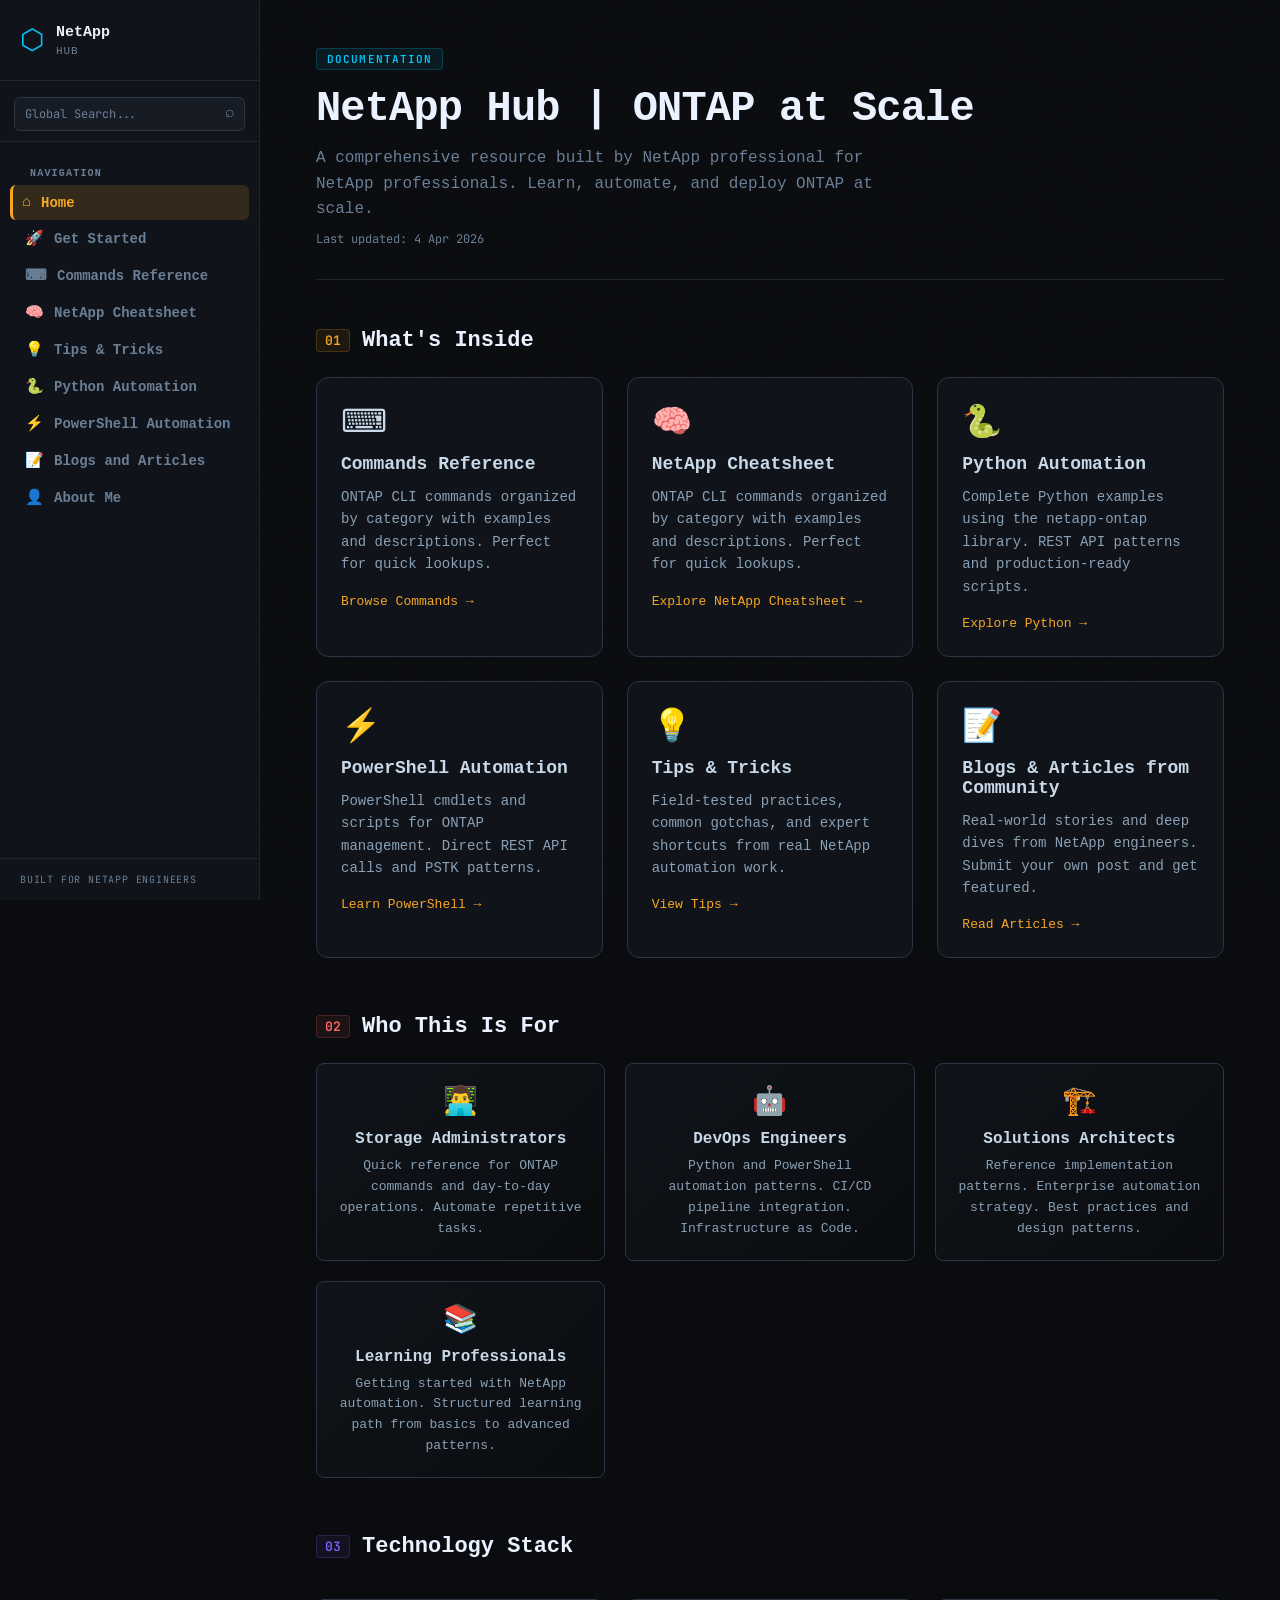
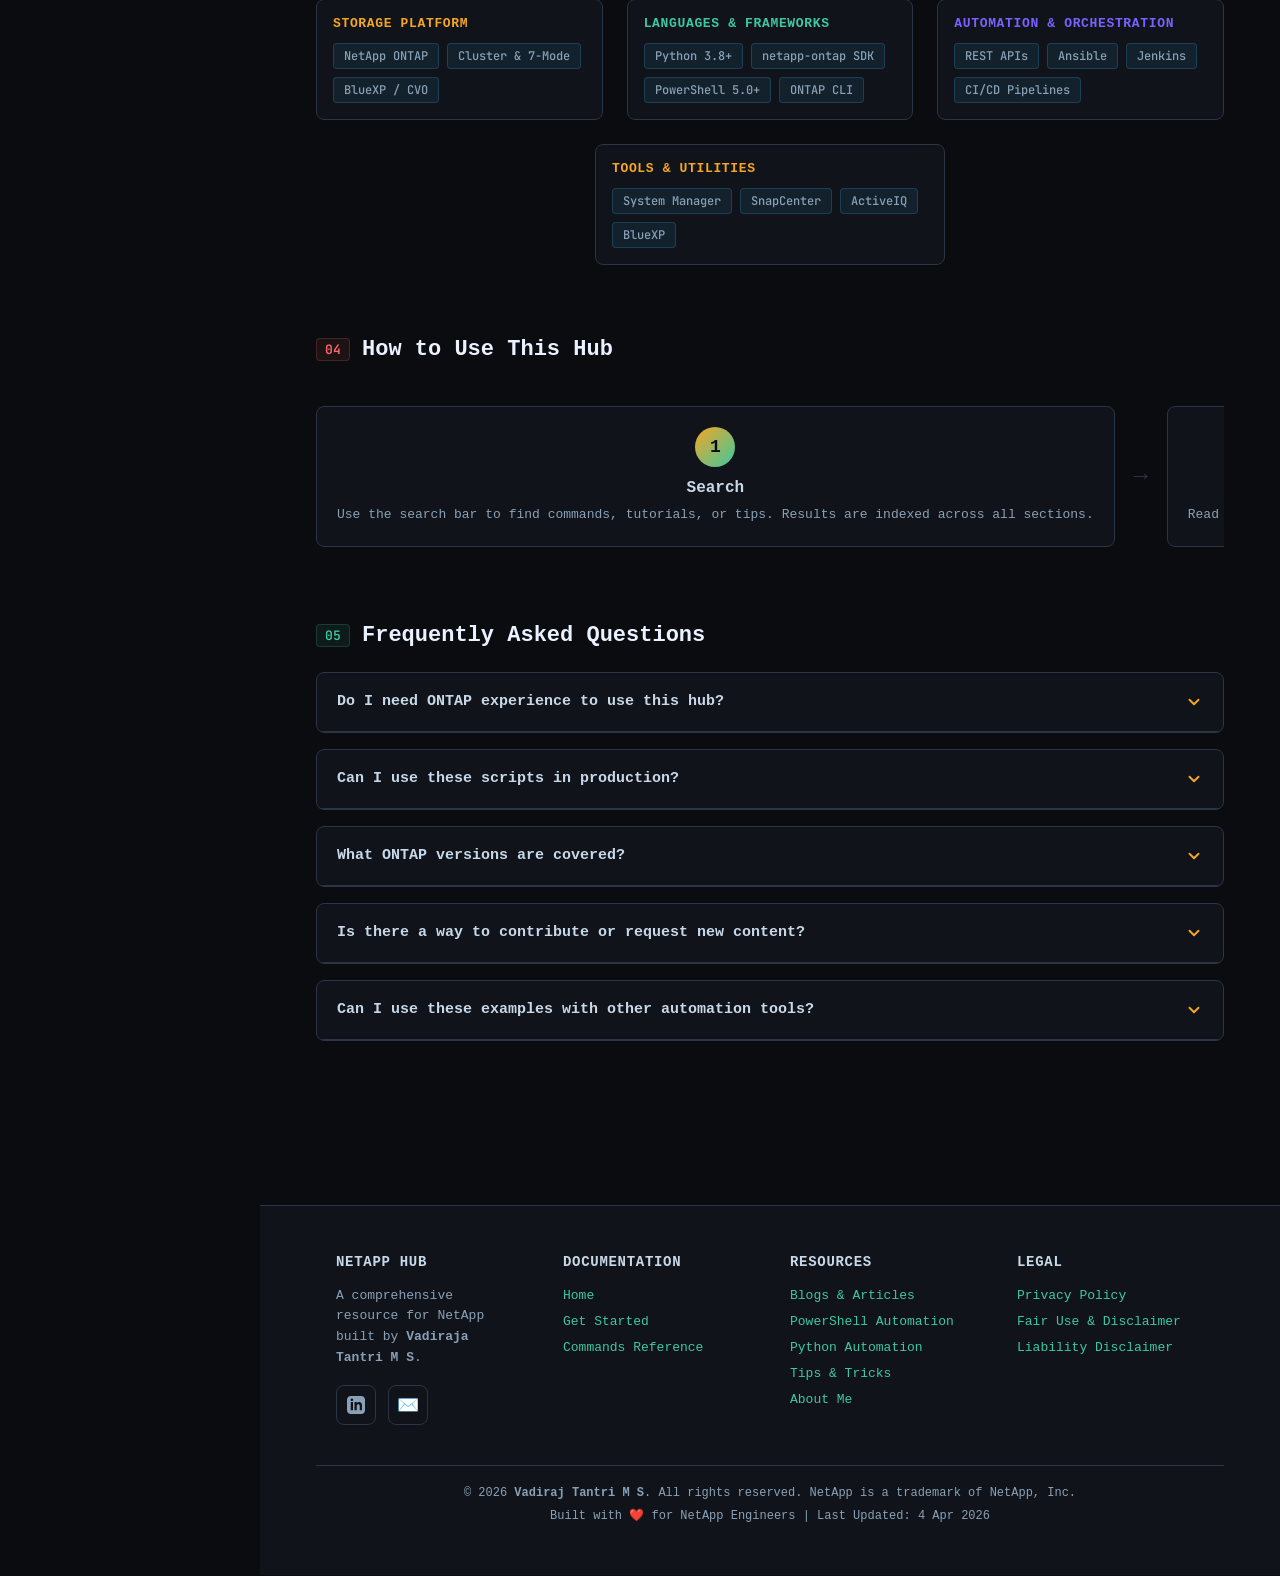
<file: index.html>
<!doctype html><html lang="en"><head><meta charset="utf-8"/><link rel="icon" href="/favicon.ico"/><link rel="apple-touch-icon" href="/favicon.ico"/><meta name="viewport" content="width=device-width,initial-scale=1"/><meta name="theme-color" content="#0a0e1a"/><link rel="stylesheet" href="/assets/css/style.css"/><link href="https://fonts.googleapis.com/css2?family=JetBrains+Mono:wght@400;600;700&family=Syne:wght@400;600;700;800&display=swap" rel="stylesheet"/><link rel="manifest" href="/manifest.json"/><title>NetApp Hub</title><script defer="defer" src="/static/js/main.f0901654.js"></script><link href="/static/css/main.92fa5f3e.css" rel="stylesheet"></head><body><noscript>You need to enable JavaScript to run this app.</noscript><div id="root"></div></body></html>
</file>
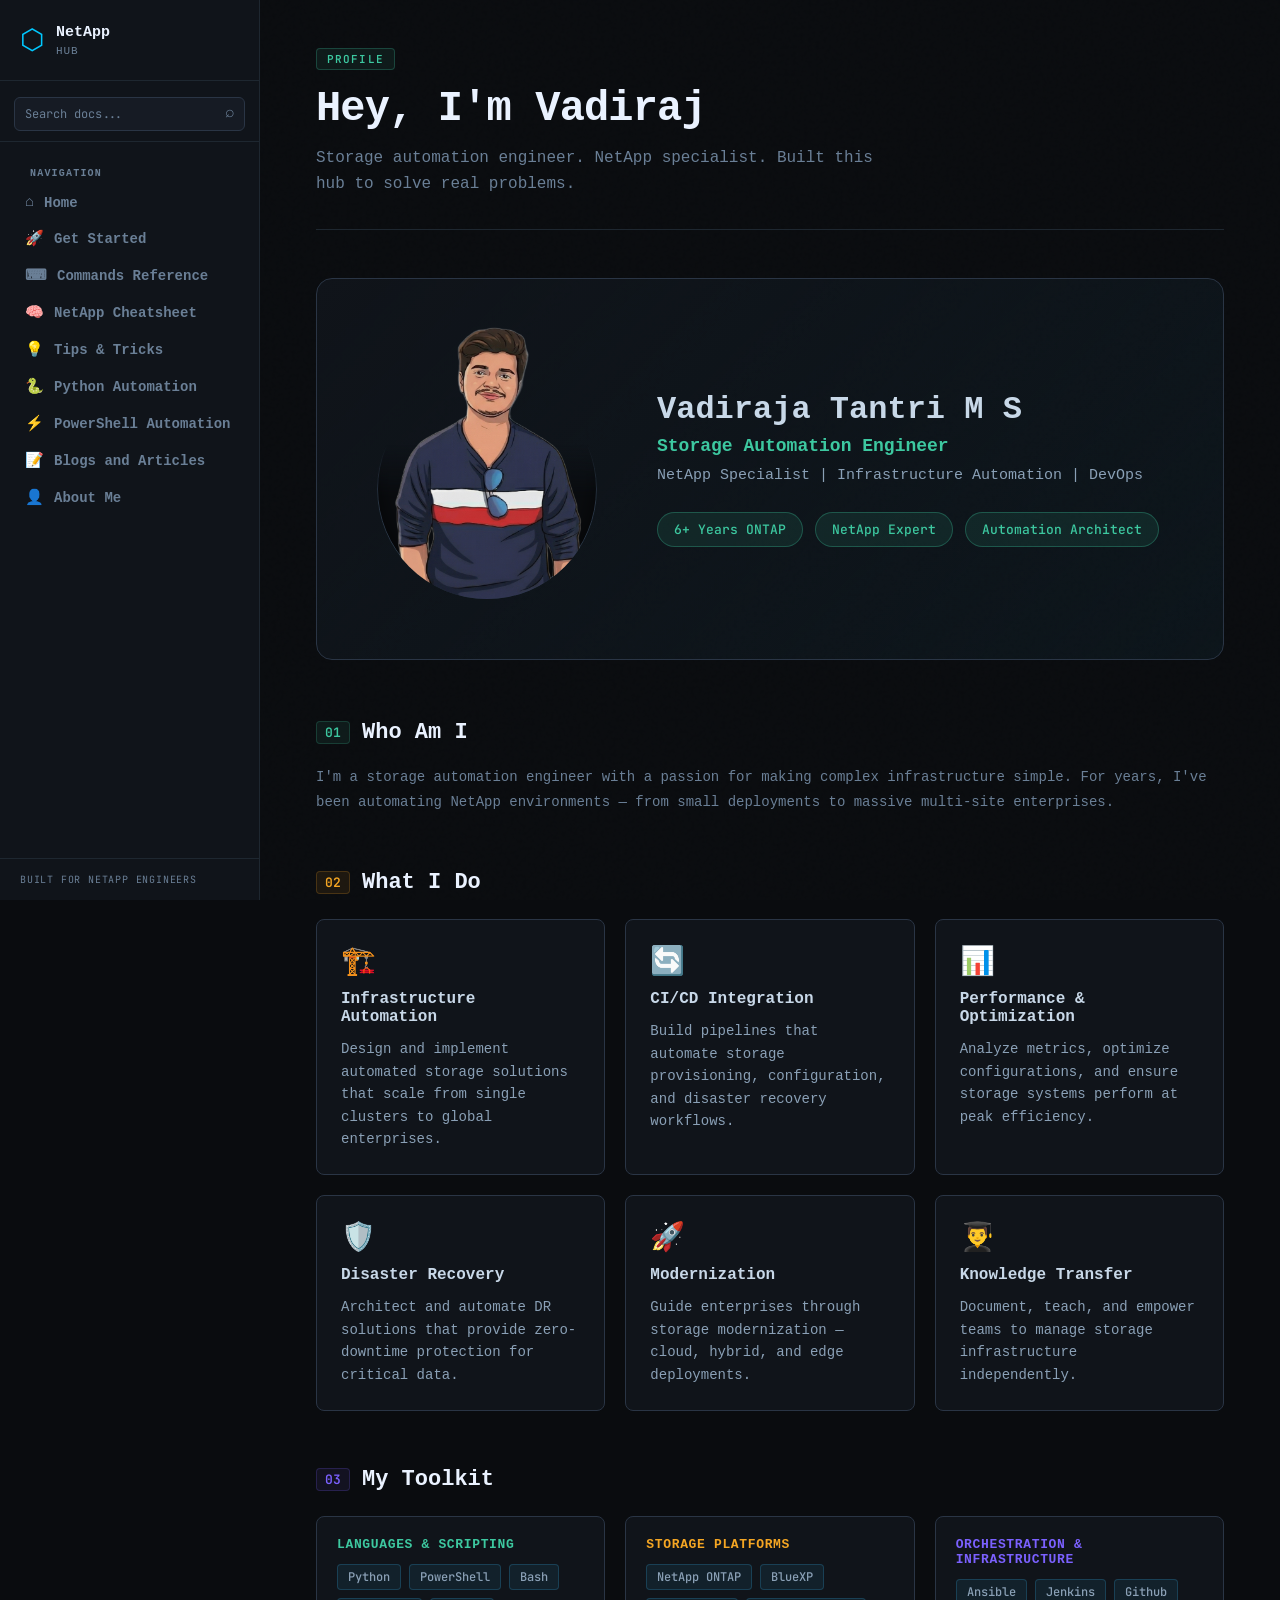
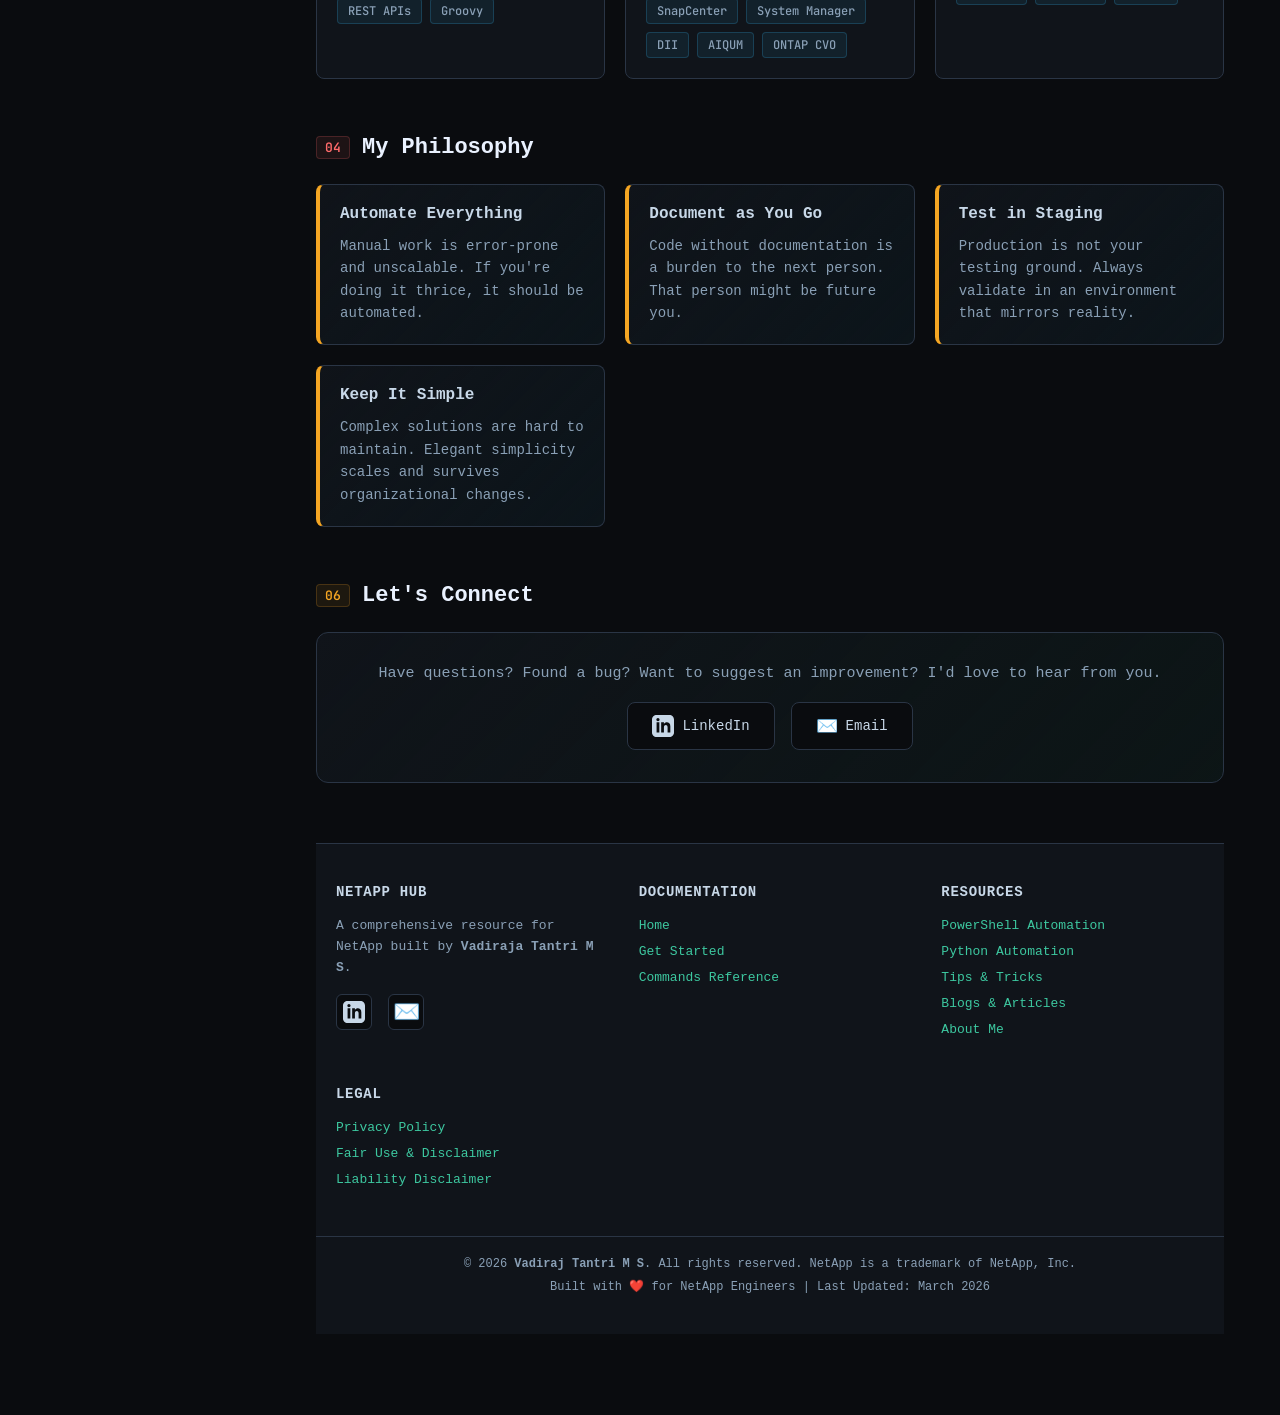
<file: about-me.html>
<!DOCTYPE html>
<html lang="en">
<head>
  <meta charset="UTF-8"/>
  <meta name="viewport" content="width=device-width, initial-scale=1.0"/>
  <title>About Vadiraj | NetApp Storage Engineer & Automation Specialist</title>
  <link rel="stylesheet" href="assets/css/style.css"/>
  <link href="https://fonts.googleapis.com/css2?family=JetBrains+Mono:wght@400;600;700&family=Syne:wght@400;600;700;800&display=swap" rel="stylesheet"/>
  
  <!-- SEO Meta Tags -->
  <link rel="canonical" href="https://vadiraj.dev/about-me.html">
  
  <meta name="description" content="About Vadiraj - NetApp Storage Engineer specializing in automation, Jenkins pipelines, Python, and DevOps workflows.">
  <meta name="keywords" content="NetApp Engineer, Storage Engineer, DevOps, Automation, Jenkins, Python">
  <meta name="author" content="Vadiraj">
  
  <meta property="og:title" content="About Vadiraj | NetApp Engineer">
  <meta property="og:description" content="NetApp Storage Engineer focused on automation and DevOps.">
  <meta property="og:url" content="https://vadiraj.dev/about-me.html">
  <meta property="og:type" content="website">
</head>
<body>
  <div class="noise"></div>

  <nav class="sidebar" id="sidebar">
    <div class="sidebar-logo">
      <a href="index.html" style="text-decoration: none; color: inherit; display: flex; align-items: center; gap: 12px; cursor: pointer;">
        <span class="logo-icon">⬡</span>
        <span class="logo-text">NetApp<br><span class="logo-sub">Hub</span></span>
      </a>
    </div>
    <div class="sidebar-search">
      <input type="text" id="globalSearch" placeholder="Search docs..." oninput="liveSearch(this.value)" autocomplete="off"/>
      <span class="search-icon">⌕</span>
      <div id="searchResults" class="search-results"></div>
    </div>
    <ul class="nav-links">
        <li class="nav-section-label">Navigation</li>
        <li><a href="index.html"><span class="nav-icon">⌂</span> Home</a></li>
        <li><a href="get-started.html"><span class="nav-icon">🚀</span> Get Started</a></li>
        <li><a href="commands.html"><span class="nav-icon">⌨</span> Commands Reference</a></li>
        <li><a href="netapp-cheatsheet.html"><span class="nav-icon">🧠</span> NetApp Cheatsheet</a></li>
        <li><a href="tips.html"><span class="nav-icon">💡</span> Tips & Tricks</a></li>
        <li><a href="python.html"><span class="nav-icon">🐍</span> Python Automation</a></li>
        <li><a href="powershell.html"><span class="nav-icon">⚡</span> PowerShell Automation</a></li>
        <li><a href="blog-community.html"><span class="nav-icon">📝</span> Blogs and Articles</a></li>
        <li><a href="about-me.html" class="active"><span class="nav-icon">👤</span> About Me</a></li>
      </ul>
    <div class="sidebar-footer"><span>Built for NetApp Engineers</span></div>
  </nav>
  <button class="sidebar-toggle" onclick="toggleSidebar()">☰</button>

  <main class="main-content">
    <header class="page-header">
      <div class="header-badge" style="color:var(--accent-py);background:rgba(61,200,160,0.08);border-color:rgba(61,200,160,0.25)">Profile</div>
      <h1 class="page-title">Hey, I'm Vadiraj</h1>
      <p class="page-subtitle">Storage automation engineer. NetApp specialist. Built this hub to solve real problems.</p>
    </header>

    <!-- Profile Picture Section -->
    <section class="content-section profile-section">
      <div class="profile-hero">
        <div class="profile-picture-container">
          <img src="assets/images/vadiraj.png" alt="Vadiraja Tantri M S" class="profile-picture"/>
        </div>
        <div class="profile-info">
          <h3>Vadiraja Tantri M S</h3>
          <p class="profile-title">Storage Automation Engineer</p>
          <p class="profile-bio">NetApp Specialist | Infrastructure Automation | DevOps</p>
          <div class="profile-badges">
            <span class="profile-badge">6+ Years ONTAP</span>
            <span class="profile-badge">NetApp Expert</span>
            <span class="profile-badge">Automation Architect</span>
          </div>
        </div>
      </div>
    </section>

    <!-- Bio Section -->
    <section class="content-section">
      <h2 class="section-title" id="who-am-i"><span class="section-num" style="color:var(--accent-py);background:rgba(61,200,160,0.08);border-color:rgba(61,200,160,0.2)">01</span> Who Am I</h2>
      <div class="prose">
        <p>
          I'm a storage automation engineer with a passion for making complex infrastructure simple. For years, I've been automating NetApp environments — from small deployments to massive multi-site enterprises.
        </p>
      </div>
    </section>

    <!-- What I Do -->
    <section class="content-section">
      <h2 class="section-title" id="what-i-do"><span class="section-num" style="color:var(--accent-cmd);background:rgba(245,166,35,0.08);border-color:rgba(245,166,35,0.2)">02</span> What I Do</h2>
      
      <div class="expertise-grid">
        <div class="expertise-card">
          <div class="expertise-icon">🏗️</div>
          <h3>Infrastructure Automation</h3>
          <p>Design and implement automated storage solutions that scale from single clusters to global enterprises.</p>
        </div>
        <div class="expertise-card">
          <div class="expertise-icon">🔄</div>
          <h3>CI/CD Integration</h3>
          <p>Build pipelines that automate storage provisioning, configuration, and disaster recovery workflows.</p>
        </div>
        <div class="expertise-card">
          <div class="expertise-icon">📊</div>
          <h3>Performance & Optimization</h3>
          <p>Analyze metrics, optimize configurations, and ensure storage systems perform at peak efficiency.</p>
        </div>
        <div class="expertise-card">
          <div class="expertise-icon">🛡️</div>
          <h3>Disaster Recovery</h3>
          <p>Architect and automate DR solutions that provide zero-downtime protection for critical data.</p>
        </div>
        <div class="expertise-card">
          <div class="expertise-icon">🚀</div>
          <h3>Modernization</h3>
          <p>Guide enterprises through storage modernization — cloud, hybrid, and edge deployments.</p>
        </div>
        <div class="expertise-card">
          <div class="expertise-icon">👨‍🎓</div>
          <h3>Knowledge Transfer</h3>
          <p>Document, teach, and empower teams to manage storage infrastructure independently.</p>
        </div>
      </div>
    </section>

    <!-- Tech Stack -->
    <section class="content-section">
      <h2 class="section-title" id="my-toolkit"><span class="section-num" style="color:var(--accent-ps);background:rgba(123,97,255,0.08);border-color:rgba(123,97,255,0.2)">03</span> My Toolkit</h2>
      
      <div class="tech-expertise">
        <div class="tech-category">
          <h4 style="color:var(--accent-py)">Languages & Scripting</h4>
          <div class="tech-items">
            <span class="tech-tag">Python</span>
            <span class="tech-tag">PowerShell</span>
            <span class="tech-tag">Bash</span>
            <span class="tech-tag">REST APIs</span>
            <span class="tech-tag">Groovy</span>
          </div>
        </div>

        <div class="tech-category">
          <h4 style="color:var(--accent-cmd)">Storage Platforms</h4>
          <div class="tech-items">
            <span class="tech-tag">NetApp ONTAP</span>
            <span class="tech-tag">BlueXP</span>
            <span class="tech-tag">SnapCenter</span>
            <span class="tech-tag">System Manager</span>
            <span class="tech-tag">DII</span>
            <span class="tech-tag">AIQUM</span>
            <span class="tech-tag">ONTAP CVO</span>
          </div>
        </div>

        <div class="tech-category">
          <h4 style="color:var(--accent-ps)">Orchestration & Infrastructure</h4>
          <div class="tech-items">
            <span class="tech-tag">Ansible</span>
            <span class="tech-tag">Jenkins</span>
            <span class="tech-tag">Github</span>
          </div>
        </div>
        
        <!--
        <div class="tech-category">
          <h4 style="color:var(--accent-cmd)">Cloud Platforms</h4>
          <div class="tech-items">
            <span class="tech-tag">AWS</span>
            <span class="tech-tag">Azure</span>
            <span class="tech-tag">GCP</span>
            <span class="tech-tag">Hybrid</span>
          </div>
        </div>
        -->
      </div>
    </section>

    <!-- Philosophy -->
    <section class="content-section">
      <h2 class="section-title" id="philosophy"><span class="section-num" style="color:var(--accent-tips);background:rgba(255,107,107,0.08);border-color:rgba(255,107,107,0.2)">04</span> My Philosophy</h2>
      
      <div class="philosophy-cards">
        <div class="philosophy-card">
          <div class="philosophy-title">Automate Everything</div>
          <p>Manual work is error-prone and unscalable. If you're doing it thrice, it should be automated.</p>
        </div>
        <div class="philosophy-card">
          <div class="philosophy-title">Document as You Go</div>
          <p>Code without documentation is a burden to the next person. That person might be future you.</p>
        </div>
        <div class="philosophy-card">
          <div class="philosophy-title">Test in Staging</div>
          <p>Production is not your testing ground. Always validate in an environment that mirrors reality.</p>
        </div>
        <div class="philosophy-card">
          <div class="philosophy-title">Keep It Simple</div>
          <p>Complex solutions are hard to maintain. Elegant simplicity scales and survives organizational changes.</p>
        </div>
      </div>
    </section>

    <!-- Connect Section -->
    <section class="content-section">
      <h2 class="section-title" id="connect"><span class="section-num" style="color:var(--accent-cmd);background:rgba(245,166,35,0.08);border-color:rgba(245,166,35,0.2)">06</span> Let's Connect</h2>
      
      <div class="connect-card">
        <p style="font-size: 15px; color: var(--text-muted); margin-bottom: 20px;">
          Have questions? Found a bug? Want to suggest an improvement? I'd love to hear from you.
        </p>
        <div class="connect-links">
            <!--
          <a href="https://github.com" target="_blank" class="connect-link">
            <span class="connect-icon">🐙</span>
            <span>GitHub</span>
          </a>
          -->
          <a href="https://www.linkedin.com/in/vadiraja-tantri-m-s" target="_blank" class="connect-link">
            <svg xmlns="http://www.w3.org/2000/svg" width="22" height="22" viewBox="0 0 24 24" fill="currentColor">
                <path d="M19 0h-14c-2.761 0-5 2.239-5 5v14c0 2.761 2.239 5 5 5h14c2.762 0 5-2.239 5-5v-14c0-2.761-2.238-5-5-5zm-11 19h-3v-11h3v11zm-1.5-12.288c-.966 0-1.75-.79-1.75-1.764s.784-1.764 1.75-1.764 1.75.79 1.75 1.764-.783 1.764-1.75 1.764zm13.5 12.288h-3v-5.604c0-3.368-4-3.113-4 0v5.604h-3v-11h3v1.765c1.396-2.586 7-2.777 7 2.476v6.759z"/>
              </svg>
            <span>LinkedIn</span>
          </a>
          <a href="mailto:vadirajatantri@outlook.com" class="connect-link">
            <span class="connect-icon">✉️</span>
            <span>Email</span>
          </a>
        </div>
      </div>
    </section>
    <div id="footer-container"></div>
  </main>

  <script src="assets/js/utils.js"></script>
  <script src="assets/js/search.js"></script>
</body>
</html>
</file>
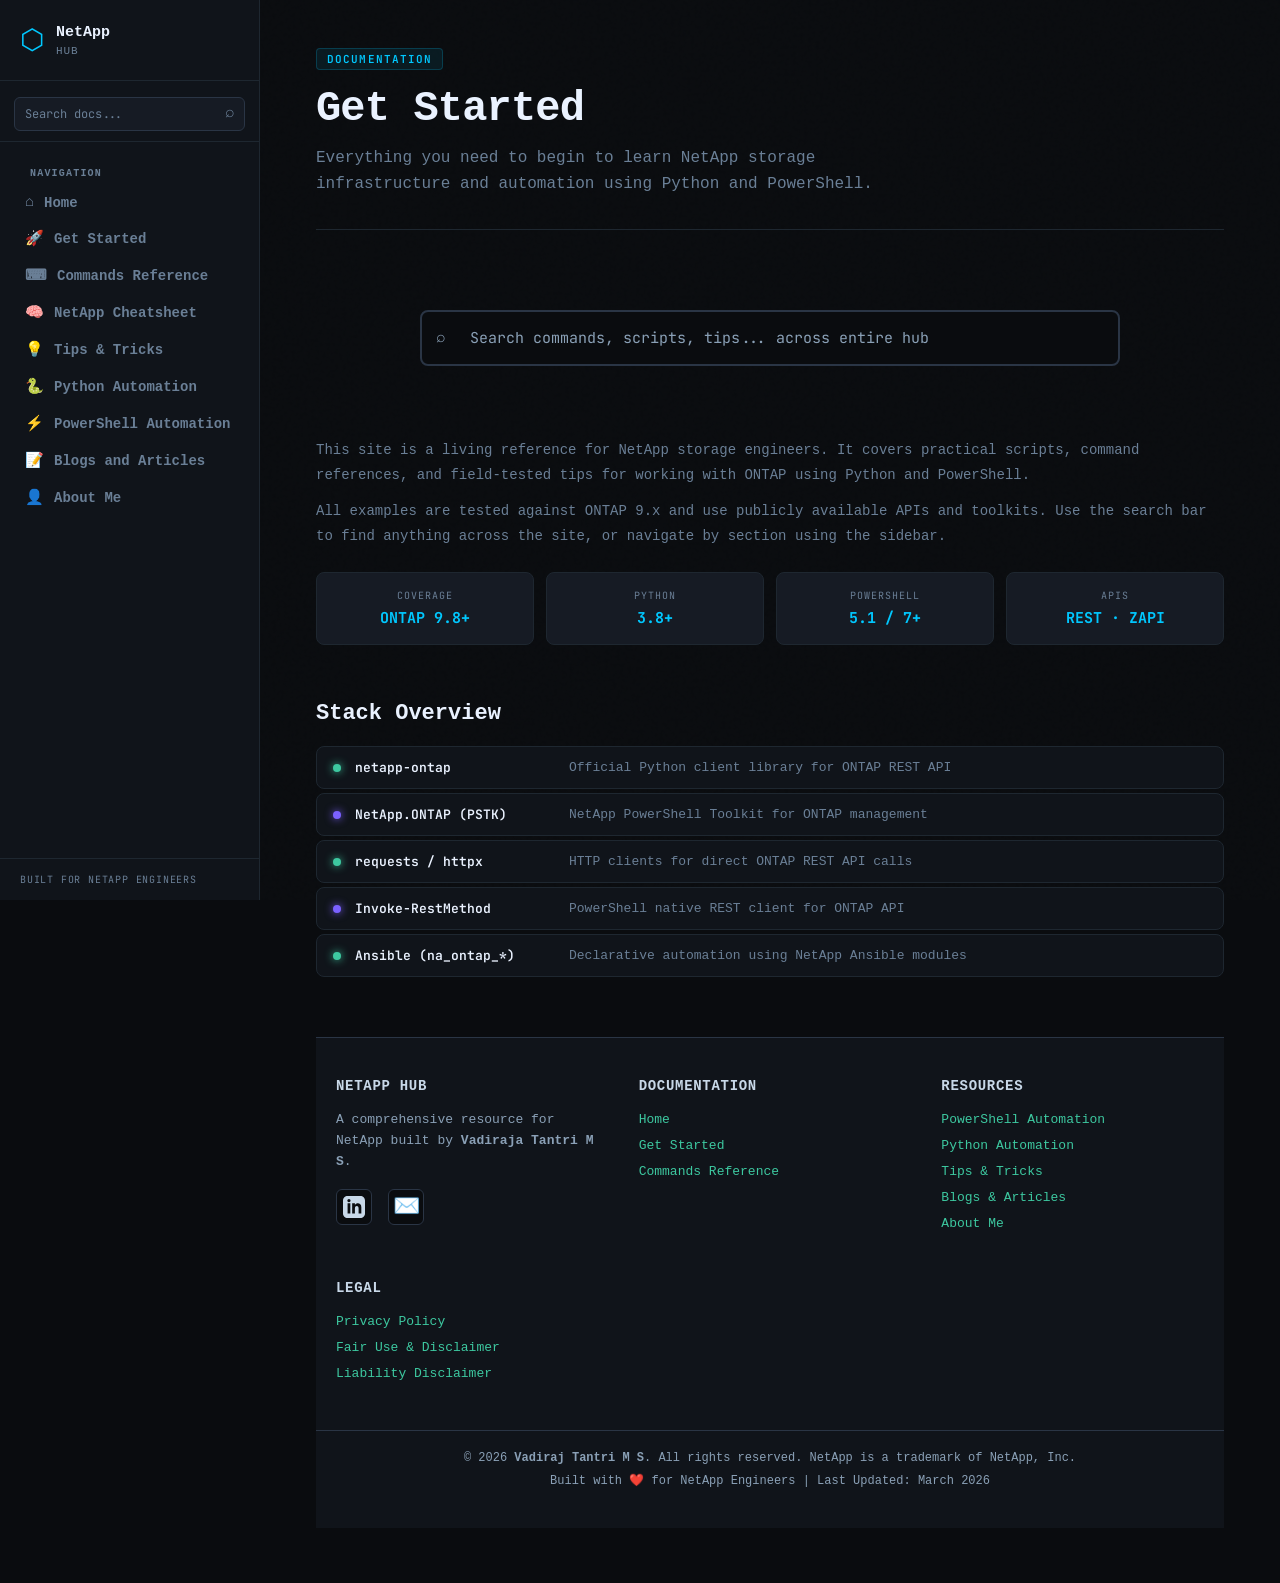
<file: get-started.html>
<!DOCTYPE html>
<html lang="en">
<head>
  <meta charset="UTF-8"/>
  <meta name="viewport" content="width=device-width, initial-scale=1.0"/>
  <title>Getting Started Guide | NetApp Hub</title>
  <link rel="stylesheet" href="assets/css/style.css" />
  <link href="https://fonts.googleapis.com/css2?family=JetBrains+Mono:wght@400;600;700&family=Syne:wght@400;600;700;800&display=swap" rel="stylesheet"/>
  
  <!-- SEO Meta Tags --> 
  <link rel="canonical" href="https://vadiraj.dev/get-started.html">

  <meta name="description" content="Beginner guide to NetApp ONTAP, storage concepts, and setup tutorials for engineers.">
  <meta name="keywords" content="NetApp Basics, ONTAP Guide, Storage Setup, NetApp Tutorial">
  <meta name="author" content="Vadiraj">
  
  <meta property="og:title" content="NetApp Getting Started Guide">
  <meta property="og:description" content="Learn NetApp ONTAP basics and setup quickly.">
  <meta property="og:url" content="https://vadiraj.dev/get-started.html">
  <meta property="og:type" content="website">
</head>
<body>
  <div class="noise"></div>

  <!-- Sidebar -->
  <nav class="sidebar" id="sidebar">
    <div class="sidebar-logo">
      <a href="index.html" style="text-decoration: none; color: inherit; display: flex; align-items: center; gap: 12px; cursor: pointer;">
        <span class="logo-icon">⬡</span>
        <span class="logo-text">NetApp<br><span class="logo-sub">Hub</span></span>
      </a>
    </div>
    <div class="sidebar-search">
      <input type="text" id="globalSearch" placeholder="Search docs..." oninput="liveSearch(this.value)" autocomplete="off"/>
      <span class="search-icon">⌕</span>
      <div id="searchResults" class="search-results"></div>
    </div>
    <ul class="nav-links">
      <li class="nav-section-label">Navigation</li>
      <li><a href="index.html"><span class="nav-icon">⌂</span> Home</a></li>
      <li><a href="get-started.html" class="active"><span class="nav-icon">🚀</span> Get Started</a></li>
      <li><a href="commands.html"><span class="nav-icon">⌨</span> Commands Reference</a></li>
      <li><a href="netapp-cheatsheet.html"><span class="nav-icon">🧠</span> NetApp Cheatsheet</a></li>
      <li><a href="tips.html"><span class="nav-icon">💡</span> Tips & Tricks</a></li>
      <li><a href="python.html"><span class="nav-icon">🐍</span> Python Automation</a></li>
      <li><a href="powershell.html"><span class="nav-icon">⚡</span> PowerShell Automation</a></li>
      <li><a href="blog-community.html"><span class="nav-icon">📝</span> Blogs and Articles</a></li>
      <li><a href="about-me.html"><span class="nav-icon">👤</span> About Me</a></li>
    </ul>
    <div class="sidebar-footer">
      <span>Built for NetApp Engineers</span>
    </div>
  </nav>

  <button class="sidebar-toggle" onclick="toggleSidebar()">☰</button>

  <!-- Main Content -->
  <main class="main-content">
    <header class="page-header">
      <div class="header-badge">Documentation</div>
      <h1 class="page-title">Get Started</h1>
      <p class="page-subtitle">Everything you need to begin to learn NetApp storage infrastructure and automation using Python and PowerShell.</p>
    </header>
    <!-- Big Search Bar -->
    <section class="hero-search">
      <div class="search-container">
        <input 
          type="text" 
          id="heroSearch" 
          class="hero-search-input" 
          placeholder="Search commands, scripts, tips... across entire hub" 
          oninput="heroSearch(this.value)"
          autocomplete="off"
        />
        <span class="search-icon">⌕</span>
        <div class="search-results" id="heroSearchResults"></div>
      </div>
    </section>

    <!-- Quick Overview -->
    <section class="content-section">
      <div class="prose">
        <p>This site is a living reference for NetApp storage engineers. It covers practical scripts, command references, and field-tested tips for working with ONTAP using Python and PowerShell.</p>
        <p>All examples are tested against ONTAP 9.x and use publicly available APIs and toolkits. Use the search bar to find anything across the site, or navigate by section using the sidebar.</p>
      </div>

      <div class="info-grid">
        <div class="info-block">
          <div class="info-label">Coverage</div>
          <div class="info-value">ONTAP 9.8+</div>
        </div>
        <div class="info-block">
          <div class="info-label">Python</div>
          <div class="info-value">3.8+</div>
        </div>
        <div class="info-block">
          <div class="info-label">PowerShell</div>
          <div class="info-value">5.1 / 7+</div>
        </div>
        <div class="info-block">
          <div class="info-label">APIs</div>
          <div class="info-value">REST · ZAPI</div>
        </div>
      </div>
    </section>

    <section class="content-section">
      <h2 class="section-title"></span> Stack Overview</h2>
      <div class="stack-list">
        <div class="stack-item">
          <span class="stack-dot dot-py"></span>
          <span class="stack-name">netapp-ontap</span>
          <span class="stack-desc">Official Python client library for ONTAP REST API</span>
        </div>
        <div class="stack-item">
          <span class="stack-dot dot-ps"></span>
          <span class="stack-name">NetApp.ONTAP (PSTK)</span>
          <span class="stack-desc">NetApp PowerShell Toolkit for ONTAP management</span>
        </div>
        <div class="stack-item">
          <span class="stack-dot dot-py"></span>
          <span class="stack-name">requests / httpx</span>
          <span class="stack-desc">HTTP clients for direct ONTAP REST API calls</span>
        </div>
        <div class="stack-item">
          <span class="stack-dot dot-ps"></span>
          <span class="stack-name">Invoke-RestMethod</span>
          <span class="stack-desc">PowerShell native REST client for ONTAP API</span>
        </div>
        <div class="stack-item">
          <span class="stack-dot dot-py"></span>
          <span class="stack-name">Ansible (na_ontap_*)</span>
          <span class="stack-desc">Declarative automation using NetApp Ansible modules</span>
        </div>
      </div>
    </section>

    <div id="footer-container"></div>
  </main>

  <script src="assets/js/utils.js"></script>
  <script src="assets/js/search.js"></script>
  <script>
    function toggleSidebar() {
      document.getElementById('sidebar').classList.toggle('open');
    }
  </script>
</body>
</html>
</file>
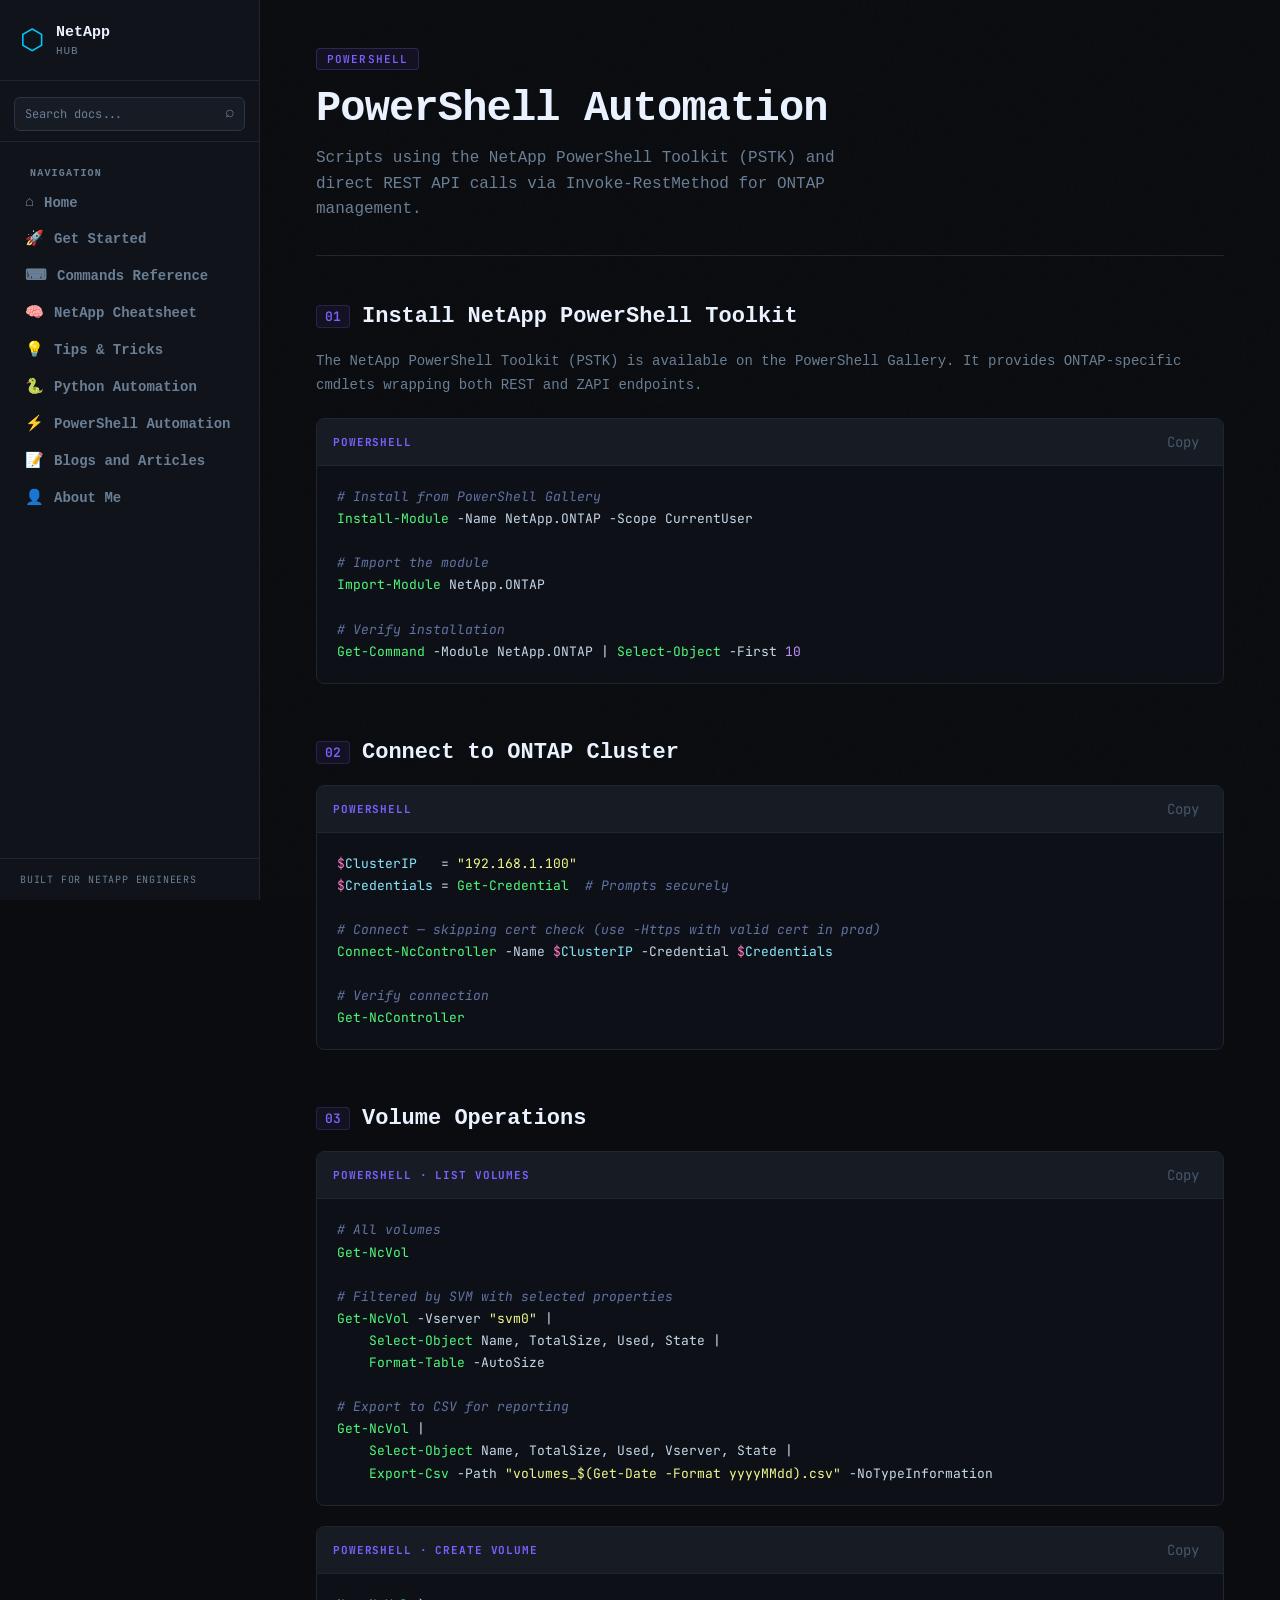
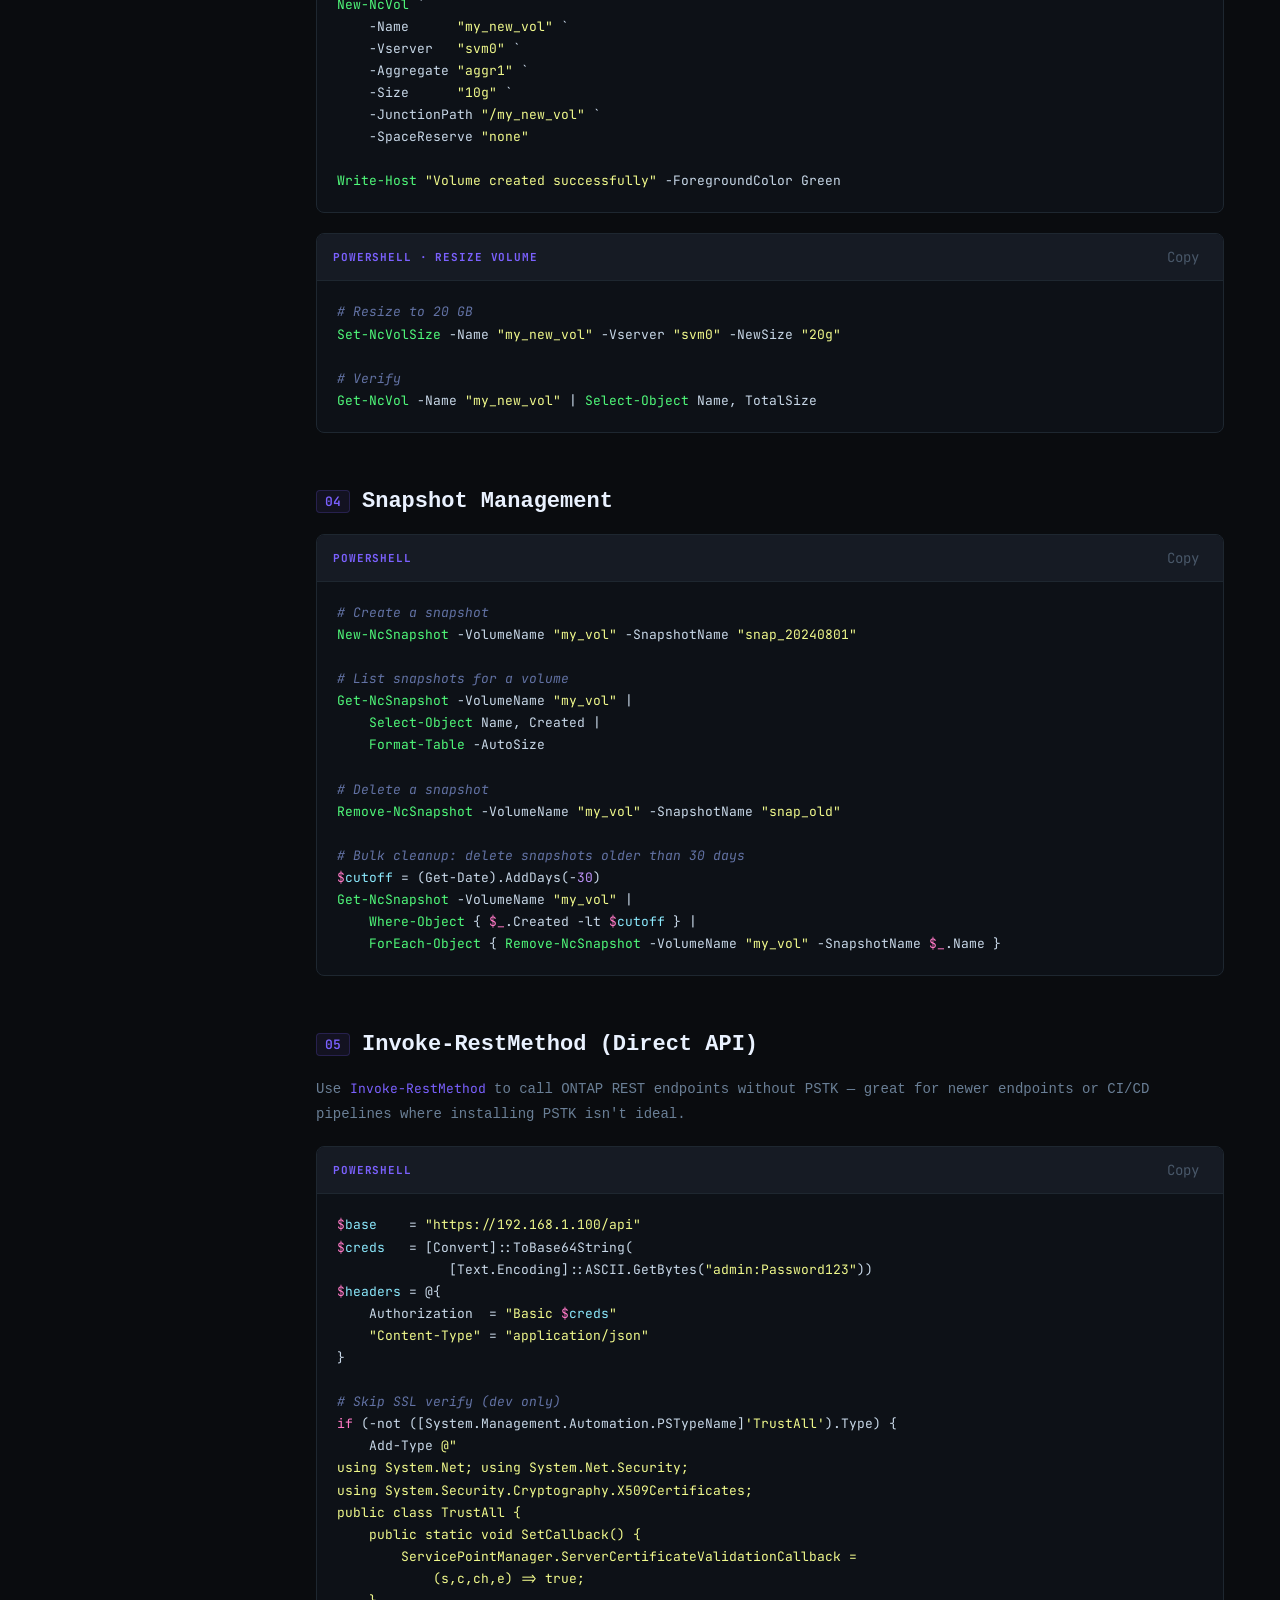
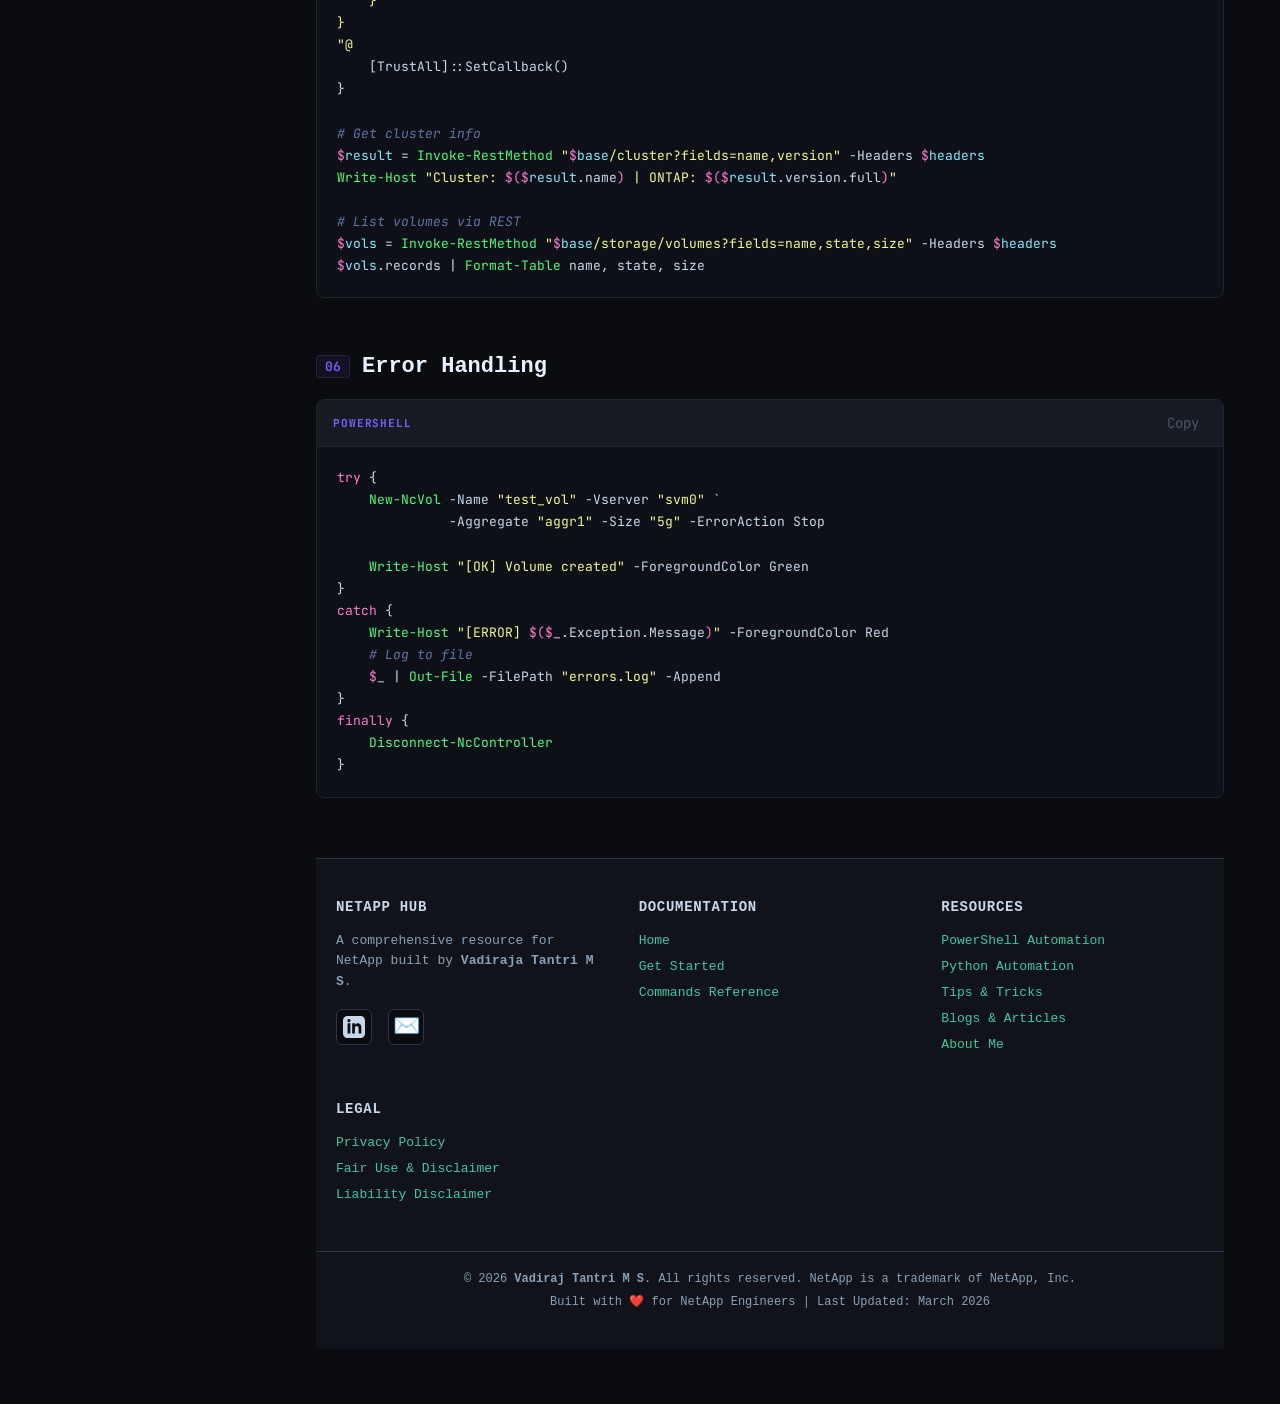
<file: powershell.html>
<!DOCTYPE html>
<html lang="en">
<head>
  <meta charset="UTF-8"/>
  <meta name="viewport" content="width=device-width, initial-scale=1.0"/>
  <title>NetApp PowerShell Automation Scripts | DevOps & Storage | NetApp Hub</title>
  <link rel="stylesheet" href="assets/css/style.css"/>
  <link href="https://fonts.googleapis.com/css2?family=JetBrains+Mono:wght@400;600;700&family=Syne:wght@400;600;700;800&display=swap" rel="stylesheet"/>

  <!-- SEO Meta Tags -->
  <link rel="canonical" href="https://vadiraj.dev/powershell.html">
  <meta name="description" content="PowerShell automation scripts for NetApp storage, ONTAP operations, and DevOps workflows.">
  <meta name="keywords" content="NetApp PowerShell, Automation Scripts, ONTAP, DevOps, Storage Automation">
  <meta name="author" content="Vadiraj">
  
  <meta property="og:title" content="NetApp PowerShell Automation Scripts">
  <meta property="og:description" content="Automation scripts for NetApp storage using PowerShell.">
  <meta property="og:url" content="https://vadiraj.dev/powershell.html">
  <meta property="og:type" content="website">
</head>
<body>
  <div class="noise"></div>

  <nav class="sidebar" id="sidebar">
    <div class="sidebar-logo">
      <a href="index.html" style="text-decoration: none; color: inherit; display: flex; align-items: center; gap: 12px; cursor: pointer;">
        <span class="logo-icon">⬡</span>
        <span class="logo-text">NetApp<br><span class="logo-sub">Hub</span></span>
      </a>
    </div>
    <div class="sidebar-search">
      <input type="text" id="globalSearch" placeholder="Search docs..." oninput="liveSearch(this.value)" autocomplete="off"/>
      <span class="search-icon">⌕</span>
      <div id="searchResults" class="search-results"></div>
    </div>
    <ul class="nav-links">
      <li class="nav-section-label">Navigation</li>
      <li><a href="index.html"><span class="nav-icon">⌂</span> Home</a></li>
      <li><a href="get-started.html"><span class="nav-icon">🚀</span> Get Started</a></li>
      <li><a href="commands.html"><span class="nav-icon">⌨</span> Commands Reference</a></li>
      <li><a href="netapp-cheatsheet.html"><span class="nav-icon">🧠</span> NetApp Cheatsheet</a></li>
      <li><a href="tips.html"><span class="nav-icon">💡</span> Tips & Tricks</a></li>
      <li><a href="python.html"><span class="nav-icon">🐍</span> Python Automation</a></li>
      <li><a href="powershell.html" class="active"><span class="nav-icon">⚡</span> PowerShell Automation</a></li>
      <li><a href="blog-community.html"><span class="nav-icon">📝</span> Blogs and Articles</a></li>
      <li><a href="about-me.html"><span class="nav-icon">👤</span> About Me</a></li>
    </ul>
    <div class="sidebar-footer"><span>Built for NetApp Engineers</span></div>
  </nav>
  <button class="sidebar-toggle" onclick="toggleSidebar()">☰</button>

  <main class="main-content">
    <header class="page-header">
      <div class="header-badge" style="color:var(--accent-ps);background:rgba(123,97,255,0.08);border-color:rgba(123,97,255,0.25)">PowerShell</div>
      <h1 class="page-title">PowerShell Automation</h1>
      <p class="page-subtitle">Scripts using the NetApp PowerShell Toolkit (PSTK) and direct REST API calls via Invoke-RestMethod for ONTAP management.</p>
    </header>

    <!-- Setup -->
    <section class="content-section">
      <h2 class="section-title"  id="install-netapp-powershell-toolkit"><span class="section-num" style="color:var(--accent-ps);background:rgba(123,97,255,0.08);border-color:rgba(123,97,255,0.2)">01</span> Install NetApp PowerShell Toolkit</h2>
      <div class="prose">
        <p>The NetApp PowerShell Toolkit (PSTK) is available on the PowerShell Gallery. It provides ONTAP-specific cmdlets wrapping both REST and ZAPI endpoints.</p>
      </div>
      <div class="code-block">
        <div class="code-header">
          <span class="code-lang" style="color:var(--accent-ps)">powershell</span>
          <button class="copy-btn" onclick="copyCode(this)">Copy</button>
        </div>
        <pre><code><span class="cmt"># Install from PowerShell Gallery</span>
<span class="fn">Install-Module</span> -Name NetApp.ONTAP -Scope CurrentUser

<span class="cmt"># Import the module</span>
<span class="fn">Import-Module</span> NetApp.ONTAP

<span class="cmt"># Verify installation</span>
<span class="fn">Get-Command</span> -Module NetApp.ONTAP | <span class="fn">Select-Object</span> -First <span class="num">10</span></code></pre>
      </div>
    </section>

    <!-- Connect -->
    <section class="content-section">
      <h2 class="section-title" id="connect-to-ontap-cluster"><span class="section-num" style="color:var(--accent-ps);background:rgba(123,97,255,0.08);border-color:rgba(123,97,255,0.2)">02</span> Connect to ONTAP Cluster</h2>
      <div class="code-block">
        <div class="code-header">
          <span class="code-lang" style="color:var(--accent-ps)">powershell</span>
          <button class="copy-btn" onclick="copyCode(this)">Copy</button>
        </div>
        <pre><code><span class="kw">$</span><span class="var">ClusterIP</span>   = <span class="str">"192.168.1.100"</span>
<span class="kw">$</span><span class="var">Credentials</span> = <span class="fn">Get-Credential</span>  <span class="cmt"># Prompts securely</span>

<span class="cmt"># Connect — skipping cert check (use -Https with valid cert in prod)</span>
<span class="fn">Connect-NcController</span> -Name <span class="kw">$</span><span class="var">ClusterIP</span> -Credential <span class="kw">$</span><span class="var">Credentials</span>

<span class="cmt"># Verify connection</span>
<span class="fn">Get-NcController</span></code></pre>
      </div>
    </section>

    <!-- Volume ops -->
    <section class="content-section">
      <h2 class="section-title" id="volume-operations"><span class="section-num" style="color:var(--accent-ps);background:rgba(123,97,255,0.08);border-color:rgba(123,97,255,0.2)">03</span> Volume Operations</h2>
      <div class="code-block">
        <div class="code-header">
          <span class="code-lang" style="color:var(--accent-ps)">powershell · List Volumes</span>
          <button class="copy-btn" onclick="copyCode(this)">Copy</button>
        </div>
        <pre><code><span class="cmt"># All volumes</span>
<span class="fn">Get-NcVol</span>

<span class="cmt"># Filtered by SVM with selected properties</span>
<span class="fn">Get-NcVol</span> -Vserver <span class="str">"svm0"</span> |
    <span class="fn">Select-Object</span> Name, TotalSize, Used, State |
    <span class="fn">Format-Table</span> -AutoSize

<span class="cmt"># Export to CSV for reporting</span>
<span class="fn">Get-NcVol</span> |
    <span class="fn">Select-Object</span> Name, TotalSize, Used, Vserver, State |
    <span class="fn">Export-Csv</span> -Path <span class="str">"volumes_$(Get-Date -Format yyyyMMdd).csv"</span> -NoTypeInformation</code></pre>
      </div>

      <div class="code-block">
        <div class="code-header">
          <span class="code-lang" style="color:var(--accent-ps)">powershell · Create Volume</span>
          <button class="copy-btn" onclick="copyCode(this)">Copy</button>
        </div>
        <pre><code><span class="fn">New-NcVol</span> `
    -Name      <span class="str">"my_new_vol"</span> `
    -Vserver   <span class="str">"svm0"</span> `
    -Aggregate <span class="str">"aggr1"</span> `
    -Size      <span class="str">"10g"</span> `
    -JunctionPath <span class="str">"/my_new_vol"</span> `
    -SpaceReserve <span class="str">"none"</span>

<span class="fn">Write-Host</span> <span class="str">"Volume created successfully"</span> -ForegroundColor Green</code></pre>
      </div>

      <div class="code-block">
        <div class="code-header">
          <span class="code-lang" style="color:var(--accent-ps)">powershell · Resize Volume</span>
          <button class="copy-btn" onclick="copyCode(this)">Copy</button>
        </div>
        <pre><code><span class="cmt"># Resize to 20 GB</span>
<span class="fn">Set-NcVolSize</span> -Name <span class="str">"my_new_vol"</span> -Vserver <span class="str">"svm0"</span> -NewSize <span class="str">"20g"</span>

<span class="cmt"># Verify</span>
<span class="fn">Get-NcVol</span> -Name <span class="str">"my_new_vol"</span> | <span class="fn">Select-Object</span> Name, TotalSize</code></pre>
      </div>
    </section>

    <!-- Snapshots -->
    <section class="content-section">
      <h2 class="section-title" id="snapshot-management"><span class="section-num" style="color:var(--accent-ps);background:rgba(123,97,255,0.08);border-color:rgba(123,97,255,0.2)">04</span> Snapshot Management</h2>
      <div class="code-block">
        <div class="code-header">
          <span class="code-lang" style="color:var(--accent-ps)">powershell</span>
          <button class="copy-btn" onclick="copyCode(this)">Copy</button>
        </div>
        <pre><code><span class="cmt"># Create a snapshot</span>
<span class="fn">New-NcSnapshot</span> -VolumeName <span class="str">"my_vol"</span> -SnapshotName <span class="str">"snap_20240801"</span>

<span class="cmt"># List snapshots for a volume</span>
<span class="fn">Get-NcSnapshot</span> -VolumeName <span class="str">"my_vol"</span> |
    <span class="fn">Select-Object</span> Name, Created |
    <span class="fn">Format-Table</span> -AutoSize

<span class="cmt"># Delete a snapshot</span>
<span class="fn">Remove-NcSnapshot</span> -VolumeName <span class="str">"my_vol"</span> -SnapshotName <span class="str">"snap_old"</span>

<span class="cmt"># Bulk cleanup: delete snapshots older than 30 days</span>
<span class="kw">$</span><span class="var">cutoff</span> = (Get-Date).AddDays(-<span class="num">30</span>)
<span class="fn">Get-NcSnapshot</span> -VolumeName <span class="str">"my_vol"</span> |
    <span class="fn">Where-Object</span> { <span class="kw">$_</span>.Created -lt <span class="kw">$</span><span class="var">cutoff</span> } |
    <span class="fn">ForEach-Object</span> { <span class="fn">Remove-NcSnapshot</span> -VolumeName <span class="str">"my_vol"</span> -SnapshotName <span class="kw">$_</span>.Name }</code></pre>
      </div>
    </section>

    <!-- Direct REST -->
    <section class="content-section">
      <h2 class="section-title" id="invoke-restmethod-direct-api"><span class="section-num" style="color:var(--accent-ps);background:rgba(123,97,255,0.08);border-color:rgba(123,97,255,0.2)">05</span> Invoke-RestMethod (Direct API)</h2>
      <div class="prose">
        <p>Use <code style="color:var(--accent-ps)">Invoke-RestMethod</code> to call ONTAP REST endpoints without PSTK — great for newer endpoints or CI/CD pipelines where installing PSTK isn't ideal.</p>
      </div>
      <div class="code-block">
        <div class="code-header">
          <span class="code-lang" style="color:var(--accent-ps)">powershell</span>
          <button class="copy-btn" onclick="copyCode(this)">Copy</button>
        </div>
        <pre><code><span class="kw">$</span><span class="var">base</span>    = <span class="str">"https://192.168.1.100/api"</span>
<span class="kw">$</span><span class="var">creds</span>   = [Convert]::ToBase64String(
              [Text.Encoding]::ASCII.GetBytes(<span class="str">"admin:Password123"</span>))
<span class="kw">$</span><span class="var">headers</span> = @{
    Authorization  = <span class="str">"Basic </span><span class="kw">$</span><span class="var">creds</span><span class="str">"</span>
    <span class="str">"Content-Type"</span> = <span class="str">"application/json"</span>
}

<span class="cmt"># Skip SSL verify (dev only)</span>
<span class="kw">if</span> (-not ([System.Management.Automation.PSTypeName]<span class="str">'TrustAll'</span>).Type) {
    Add-Type <span class="str">@"
using System.Net; using System.Net.Security;
using System.Security.Cryptography.X509Certificates;
public class TrustAll {
    public static void SetCallback() {
        ServicePointManager.ServerCertificateValidationCallback =
            (s,c,ch,e) => true;
    }
}
"@</span>
    [TrustAll]::SetCallback()
}

<span class="cmt"># Get cluster info</span>
<span class="kw">$</span><span class="var">result</span> = <span class="fn">Invoke-RestMethod</span> <span class="str">"</span><span class="kw">$</span><span class="var">base</span><span class="str">/cluster?fields=name,version"</span> -Headers <span class="kw">$</span><span class="var">headers</span>
<span class="fn">Write-Host</span> <span class="str">"Cluster: </span><span class="kw">$($</span><span class="var">result</span>.name<span class="kw">)</span><span class="str"> | ONTAP: </span><span class="kw">$($</span><span class="var">result</span>.version.full<span class="kw">)</span><span class="str">"</span>

<span class="cmt"># List volumes via REST</span>
<span class="kw">$</span><span class="var">vols</span> = <span class="fn">Invoke-RestMethod</span> <span class="str">"</span><span class="kw">$</span><span class="var">base</span><span class="str">/storage/volumes?fields=name,state,size"</span> -Headers <span class="kw">$</span><span class="var">headers</span>
<span class="kw">$</span><span class="var">vols</span>.records | <span class="fn">Format-Table</span> name, state, size</code></pre>
      </div>
    </section>

    <!-- Error handling -->
    <section class="content-section">
      <h2 class="section-title" id="error-handling"><span class="section-num" style="color:var(--accent-ps);background:rgba(123,97,255,0.08);border-color:rgba(123,97,255,0.2)">06</span> Error Handling</h2>
      <div class="code-block">
        <div class="code-header">
          <span class="code-lang" style="color:var(--accent-ps)">powershell</span>
          <button class="copy-btn" onclick="copyCode(this)">Copy</button>
        </div>
        <pre><code><span class="kw">try</span> {
    <span class="fn">New-NcVol</span> -Name <span class="str">"test_vol"</span> -Vserver <span class="str">"svm0"</span> `
              -Aggregate <span class="str">"aggr1"</span> -Size <span class="str">"5g"</span> -ErrorAction Stop

    <span class="fn">Write-Host</span> <span class="str">"[OK] Volume created"</span> -ForegroundColor Green
}
<span class="kw">catch</span> {
    <span class="fn">Write-Host</span> <span class="str">"[ERROR] </span><span class="kw">$($</span>_.Exception.Message<span class="kw">)</span><span class="str">"</span> -ForegroundColor Red
    <span class="cmt"># Log to file</span>
    <span class="kw">$</span>_ | <span class="fn">Out-File</span> -FilePath <span class="str">"errors.log"</span> -Append
}
<span class="kw">finally</span> {
    <span class="fn">Disconnect-NcController</span>
}</code></pre>
      </div>
    </section>

    <div id="footer-container"></div>
  </main>

  <script src="assets/js/utils.js"></script>
  <script src="assets/js/search.js"></script>
</body>
</html>
</file>
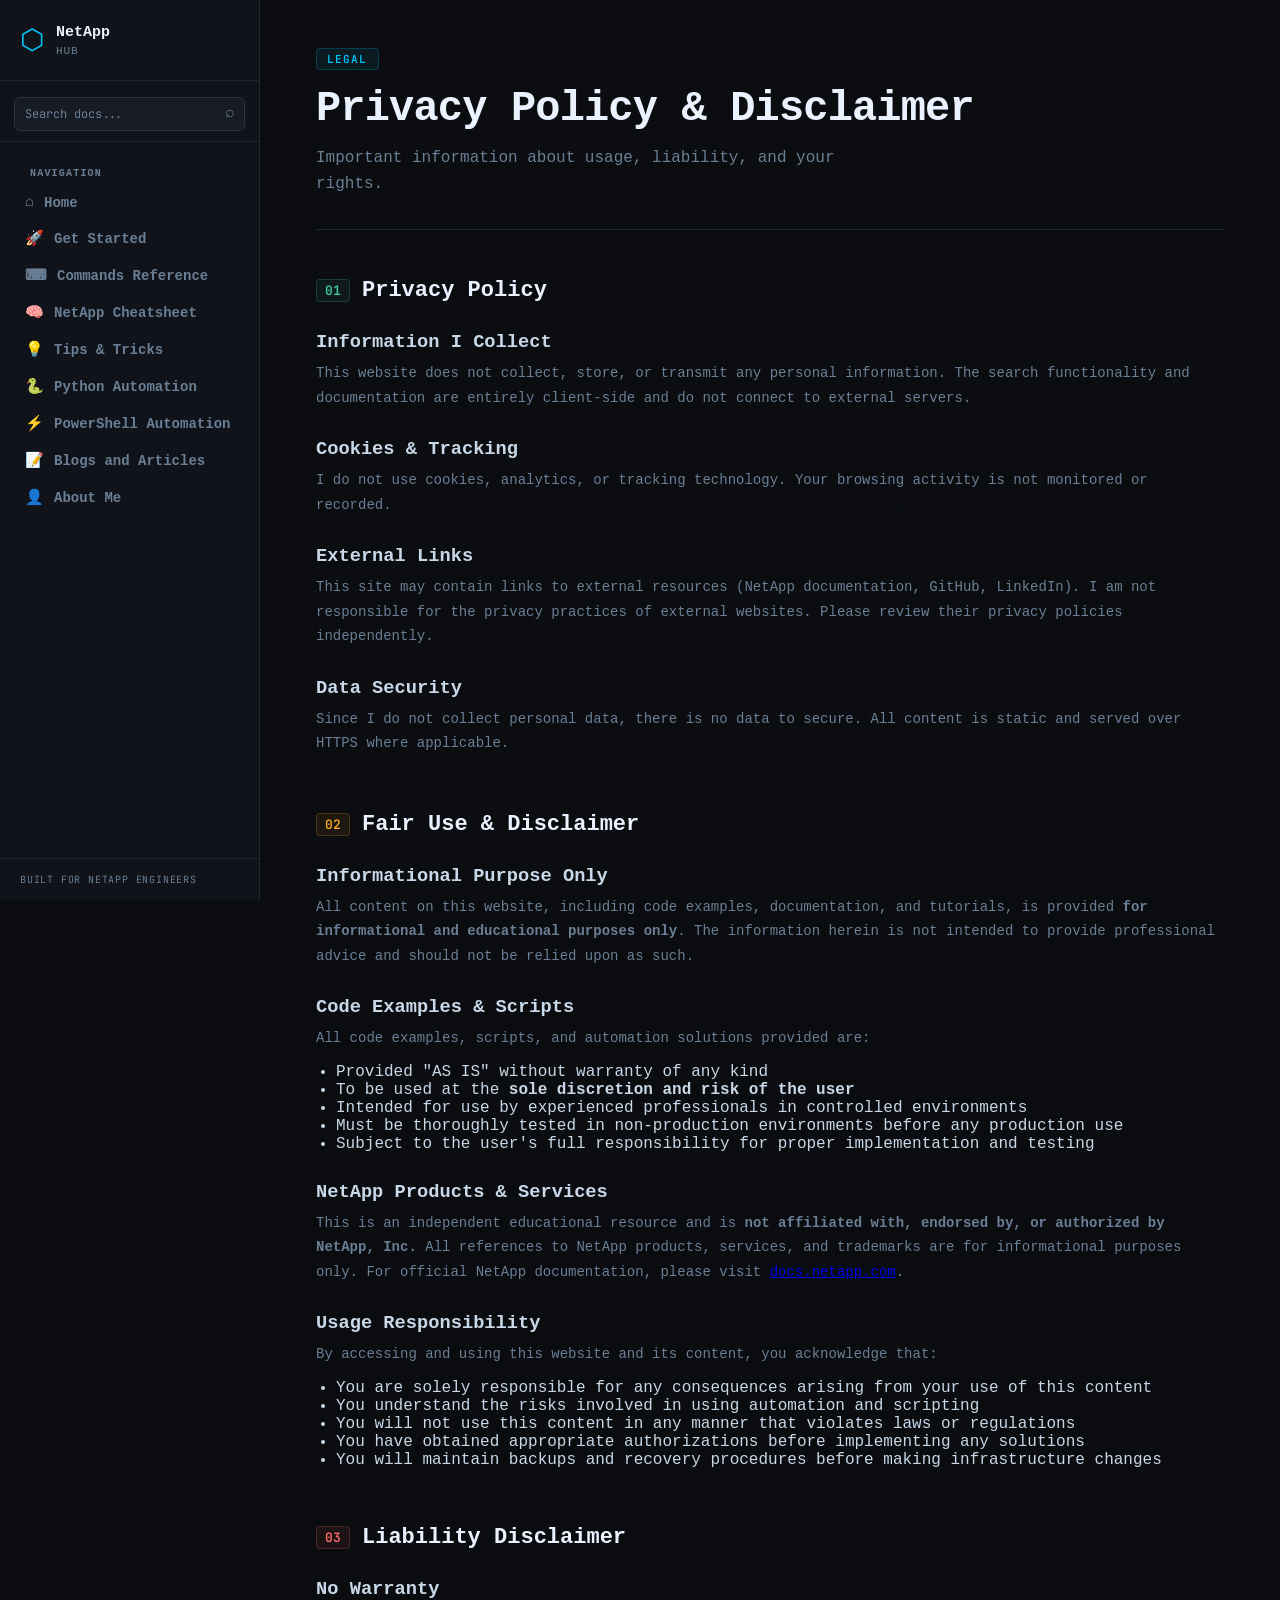
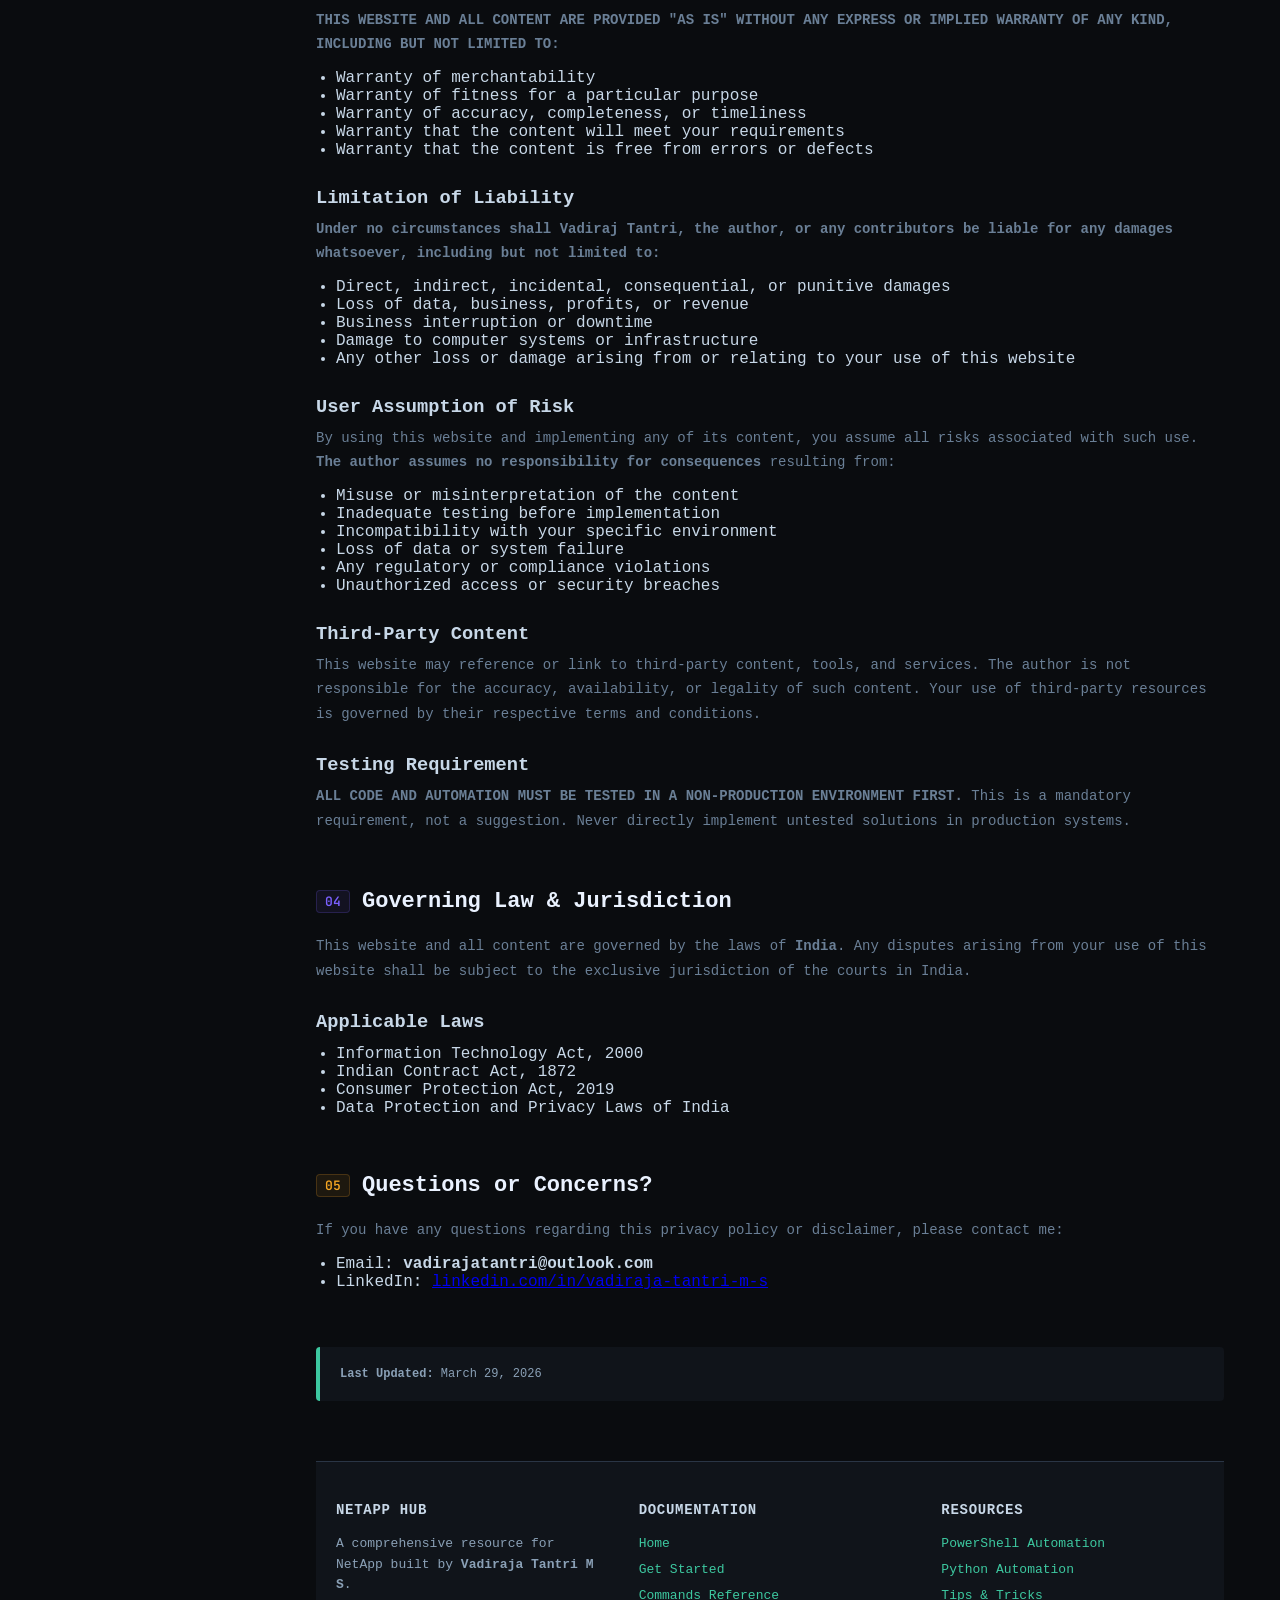
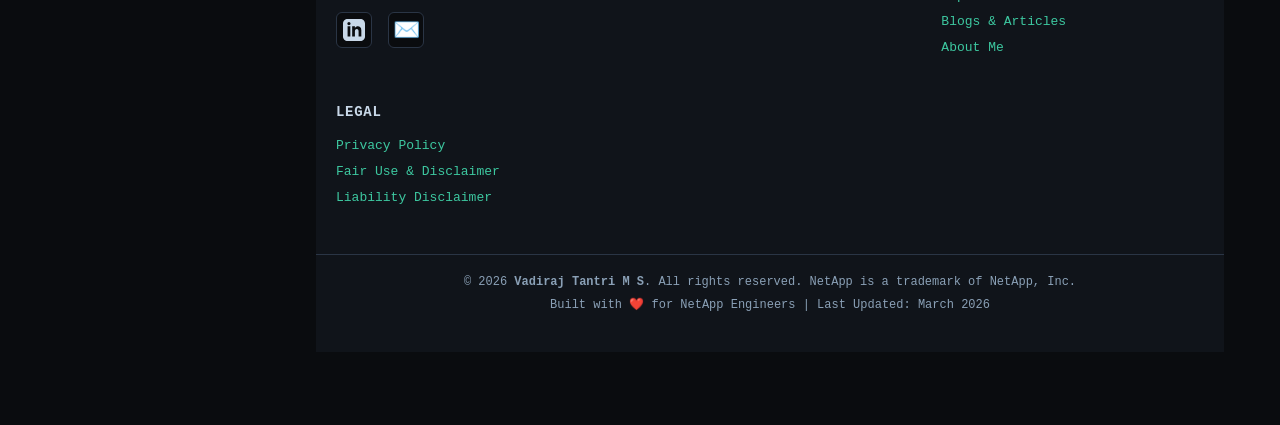
<file: privacy.html>
<!DOCTYPE html>
<html lang="en">
<head>
  <meta charset="UTF-8"/>
  <meta name="viewport" content="width=device-width, initial-scale=1.0"/>
  <title>Privacy Policy | NetApp Hub | Vadiraj Dev</title>
  <link rel="stylesheet" href="assets/css/style.css"/>
  <link href="https://fonts.googleapis.com/css2?family=JetBrains+Mono:wght@400;600;700&family=Ubuntu+Mono:wght@400;700&display=swap" rel="stylesheet"/>

  <!-- SEO Meta Tags -->
  <link rel="canonical" href="https://vadiraj.dev/privacy.html">
  
  <meta name="description" content="Privacy policy for NetApp Hub by Vadiraj Dev.">
  <meta name="keywords" content="Privacy Policy">
  <meta name="author" content="Vadiraj">
  
  <meta property="og:title" content="Privacy Policy">
  <meta property="og:description" content="Privacy policy of NetApp Hub.">
  <meta property="og:url" content="https://vadiraj.dev/privacy.html">
  <meta property="og:type" content="website">
</head>
<body>
  <div class="noise"></div>

  <nav class="sidebar" id="sidebar">
    <div class="sidebar-logo">
      <a href="index.html" style="text-decoration: none; color: inherit; display: flex; align-items: center; gap: 12px; cursor: pointer;">
        <span class="logo-icon">⬡</span>
        <span class="logo-text">NetApp<br><span class="logo-sub">Hub</span></span>
      </a>
    </div>
    <div class="sidebar-search">
      <input type="text" id="globalSearch" placeholder="Search docs..." oninput="liveSearch(this.value)" autocomplete="off"/>
      <span class="search-icon">⌕</span>
      <div id="searchResults" class="search-results"></div>
    </div>
    <ul class="nav-links">
      <li class="nav-section-label">Navigation</li>
      <li><a href="index.html"><span class="nav-icon">⌂</span> Home</a></li>
      <li><a href="get-started.html"><span class="nav-icon">🚀</span> Get Started</a></li>
      <li><a href="commands.html"><span class="nav-icon">⌨</span> Commands Reference</a></li>
      <li><a href="netapp-cheatsheet.html"><span class="nav-icon">🧠</span> NetApp Cheatsheet</a></li>
      <li><a href="tips.html"><span class="nav-icon">💡</span> Tips & Tricks</a></li>
      <li><a href="python.html"><span class="nav-icon">🐍</span> Python Automation</a></li>
      <li><a href="powershell.html"><span class="nav-icon">⚡</span> PowerShell Automation</a></li>
      <li><a href="blog-community.html"><span class="nav-icon">📝</span> Blogs and Articles</a></li>
      <li><a href="about-me.html"><span class="nav-icon">👤</span> About Me</a></li>
    </ul>
    <div class="sidebar-footer"><span>Built for NetApp Engineers</span></div>
  </nav>
  <button class="sidebar-toggle" onclick="toggleSidebar()">☰</button>

  <main class="main-content" id="privacy-policy">
    <header class="page-header">
      <div class="header-badge">Legal</div>
      <h1 class="page-title">Privacy Policy & Disclaimer</h1>
      <p class="page-subtitle">Important information about usage, liability, and your rights.</p>
    </header>

    <!-- Privacy Policy Section -->
    <section class="content-section">
      <h2 class="section-title" id="privacy"><span class="section-num" style="color:var(--accent-py);background:rgba(61,200,160,0.08);border-color:rgba(61,200,160,0.2)">01</span> Privacy Policy</h2>
      
      <div class="prose">
        <h3>Information I Collect</h3>
        <p>
          This website does not collect, store, or transmit any personal information. The search functionality and documentation are entirely client-side and do not connect to external servers.
        </p>

        <h3>Cookies & Tracking</h3>
        <p>
          I do not use cookies, analytics, or tracking technology. Your browsing activity is not monitored or recorded.
        </p>

        <h3>External Links</h3>
        <p>
          This site may contain links to external resources (NetApp documentation, GitHub, LinkedIn). I am not responsible for the privacy practices of external websites. Please review their privacy policies independently.
        </p>

        <h3>Data Security</h3>
        <p>
          Since I do not collect personal data, there is no data to secure. All content is static and served over HTTPS where applicable.
        </p>
      </div>
    </section>

    <!-- Fair Use & Disclaimer Section -->
    <section class="content-section">
      <h2 class="section-title" id="fair-use"><span class="section-num" style="color:var(--accent-cmd);background:rgba(245,166,35,0.08);border-color:rgba(245,166,35,0.2)">02</span> Fair Use & Disclaimer</h2>
      
      <div class="prose">
        <h3>Informational Purpose Only</h3>
        <p>
          All content on this website, including code examples, documentation, and tutorials, is provided <strong>for informational and educational purposes only</strong>. The information herein is not intended to provide professional advice and should not be relied upon as such.
        </p>

        <h3>Code Examples & Scripts</h3>
        <p>
          All code examples, scripts, and automation solutions provided are:
        </p>
        <ul style="margin-left: 20px; margin-top: 12px; list-style: disc;">
          <li>Provided "AS IS" without warranty of any kind</li>
          <li>To be used at the <strong>sole discretion and risk of the user</strong></li>
          <li>Intended for use by experienced professionals in controlled environments</li>
          <li>Must be thoroughly tested in non-production environments before any production use</li>
          <li>Subject to the user's full responsibility for proper implementation and testing</li>
        </ul>

        <h3>NetApp Products & Services</h3>
        <p>
          This is an independent educational resource and is <strong>not affiliated with, endorsed by, or authorized by NetApp, Inc.</strong> All references to NetApp products, services, and trademarks are for informational purposes only. For official NetApp documentation, please visit <a href="https://docs.netapp.com" target="_blank">docs.netapp.com</a>.
        </p>

        <h3>Usage Responsibility</h3>
        <p>
          By accessing and using this website and its content, you acknowledge that:
        </p>
        <ul style="margin-left: 20px; margin-top: 12px; list-style: disc;">
          <li>You are solely responsible for any consequences arising from your use of this content</li>
          <li>You understand the risks involved in using automation and scripting</li>
          <li>You will not use this content in any manner that violates laws or regulations</li>
          <li>You have obtained appropriate authorizations before implementing any solutions</li>
          <li>You will maintain backups and recovery procedures before making infrastructure changes</li>
        </ul>
      </div>
    </section>

    <!-- Liability Disclaimer Section -->
    <section class="content-section">
      <h2 class="section-title" id="liability"><span class="section-num" style="color:var(--accent-tips);background:rgba(255,107,107,0.08);border-color:rgba(255,107,107,0.2)">03</span> Liability Disclaimer</h2>
      
      <div class="prose">
        <h3>No Warranty</h3>
        <p>
          <strong>THIS WEBSITE AND ALL CONTENT ARE PROVIDED "AS IS" WITHOUT ANY EXPRESS OR IMPLIED WARRANTY OF ANY KIND, INCLUDING BUT NOT LIMITED TO:</strong>
        </p>
        <ul style="margin-left: 20px; margin-top: 12px; list-style: disc;">
          <li>Warranty of merchantability</li>
          <li>Warranty of fitness for a particular purpose</li>
          <li>Warranty of accuracy, completeness, or timeliness</li>
          <li>Warranty that the content will meet your requirements</li>
          <li>Warranty that the content is free from errors or defects</li>
        </ul>

        <h3>Limitation of Liability</h3>
        <p>
          <strong>Under no circumstances shall Vadiraj Tantri, the author, or any contributors be liable for any damages whatsoever, including but not limited to:</strong>
        </p>
        <ul style="margin-left: 20px; margin-top: 12px; list-style: disc;">
          <li>Direct, indirect, incidental, consequential, or punitive damages</li>
          <li>Loss of data, business, profits, or revenue</li>
          <li>Business interruption or downtime</li>
          <li>Damage to computer systems or infrastructure</li>
          <li>Any other loss or damage arising from or relating to your use of this website</li>
        </ul>

        <h3>User Assumption of Risk</h3>
        <p>
          By using this website and implementing any of its content, you assume all risks associated with such use. <strong>The author assumes no responsibility for consequences</strong> resulting from:
        </p>
        <ul style="margin-left: 20px; margin-top: 12px; list-style: disc;">
          <li>Misuse or misinterpretation of the content</li>
          <li>Inadequate testing before implementation</li>
          <li>Incompatibility with your specific environment</li>
          <li>Loss of data or system failure</li>
          <li>Any regulatory or compliance violations</li>
          <li>Unauthorized access or security breaches</li>
        </ul>

        <h3>Third-Party Content</h3>
        <p>
          This website may reference or link to third-party content, tools, and services. The author is not responsible for the accuracy, availability, or legality of such content. Your use of third-party resources is governed by their respective terms and conditions.
        </p>

        <h3>Testing Requirement</h3>
        <p>
          <strong>ALL CODE AND AUTOMATION MUST BE TESTED IN A NON-PRODUCTION ENVIRONMENT FIRST.</strong> This is a mandatory requirement, not a suggestion. Never directly implement untested solutions in production systems.
        </p>
      </div>
    </section>

    <!-- Governing Law Section -->
    <section class="content-section">
      <h2 class="section-title" id="governing-law"><span class="section-num" style="color:var(--accent-ps);background:rgba(123,97,255,0.08);border-color:rgba(123,97,255,0.2)">04</span> Governing Law & Jurisdiction</h2>
      
      <div class="prose">
        <p>
          This website and all content are governed by the laws of <strong>India</strong>. Any disputes arising from your use of this website shall be subject to the exclusive jurisdiction of the courts in India.
        </p>

        <h3>Applicable Laws</h3>
        <ul style="margin-left: 20px; margin-top: 12px; list-style: disc;">
          <li>Information Technology Act, 2000</li>
          <li>Indian Contract Act, 1872</li>
          <li>Consumer Protection Act, 2019</li>
          <li>Data Protection and Privacy Laws of India</li>
        </ul>
      </div>
    </section>

    <!-- Contact Section -->
    <section class="content-section">
      <h2 class="section-title" id="contact"><span class="section-num" style="color:var(--accent-cmd);background:rgba(245,166,35,0.08);border-color:rgba(245,166,35,0.2)">05</span> Questions or Concerns?</h2>
      
      <div class="prose">
        <p>
          If you have any questions regarding this privacy policy or disclaimer, please contact me:
        </p>
        <ul style="margin-left: 20px; margin-top: 12px; list-style: disc;">
          <li>Email: <strong>vadirajatantri@outlook.com</strong></li>
          <li>LinkedIn: <a href="https://www.linkedin.com/in/vadiraja-tantri-m-s" target="_blank">linkedin.com/in/vadiraja-tantri-m-s</a></li>
        </ul>
      </div>
    </section>

    <!-- Last Updated -->
    <div style="margin-top: 48px; padding: 20px; background: var(--bg2); border-left: 4px solid var(--accent-py); border-radius: 4px;">
      <p style="font-size: 12px; color: var(--text-muted); margin: 0;">
        <strong>Last Updated:</strong> March 29, 2026
      </p>
    </div>
    <div id="footer-container"></div>
  </main>

  <script src="assets/js/utils.js"></script>
  <script src="assets/js/search.js"></script>
</body>
</html>
</file>
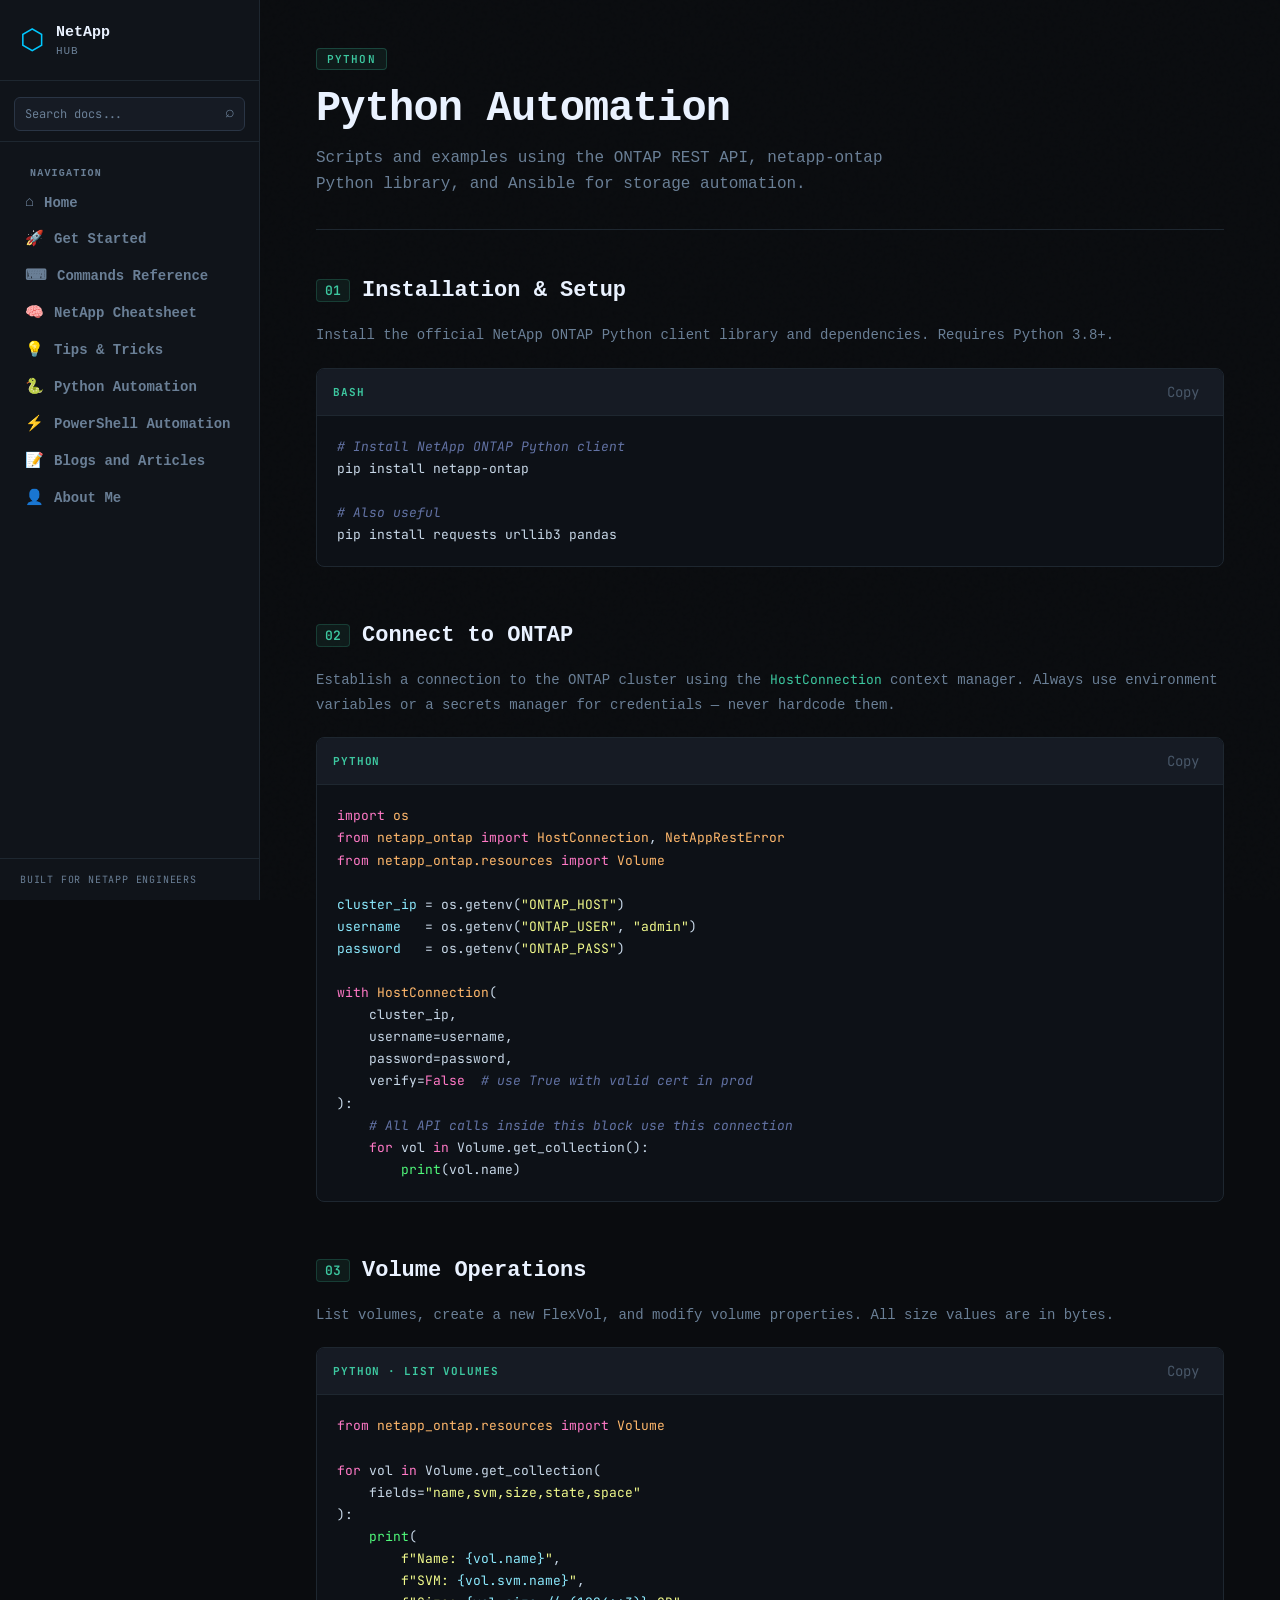
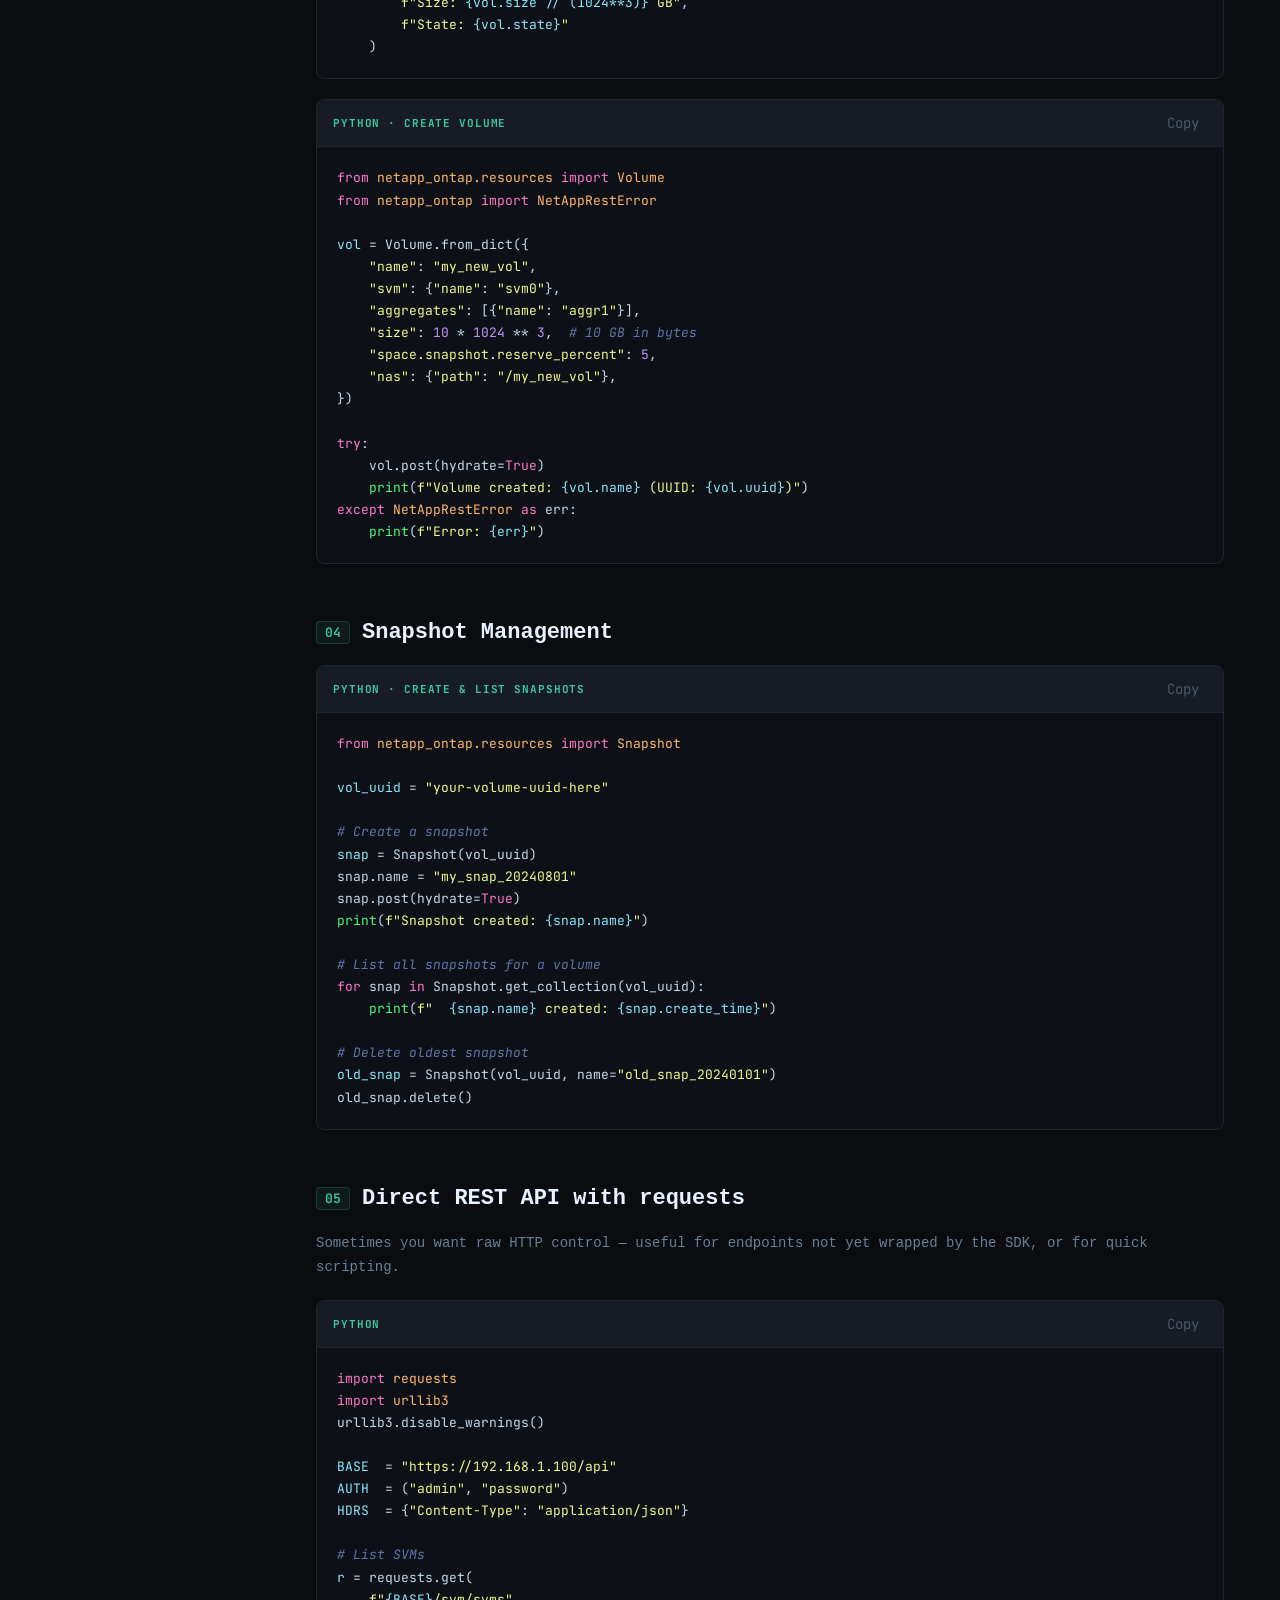
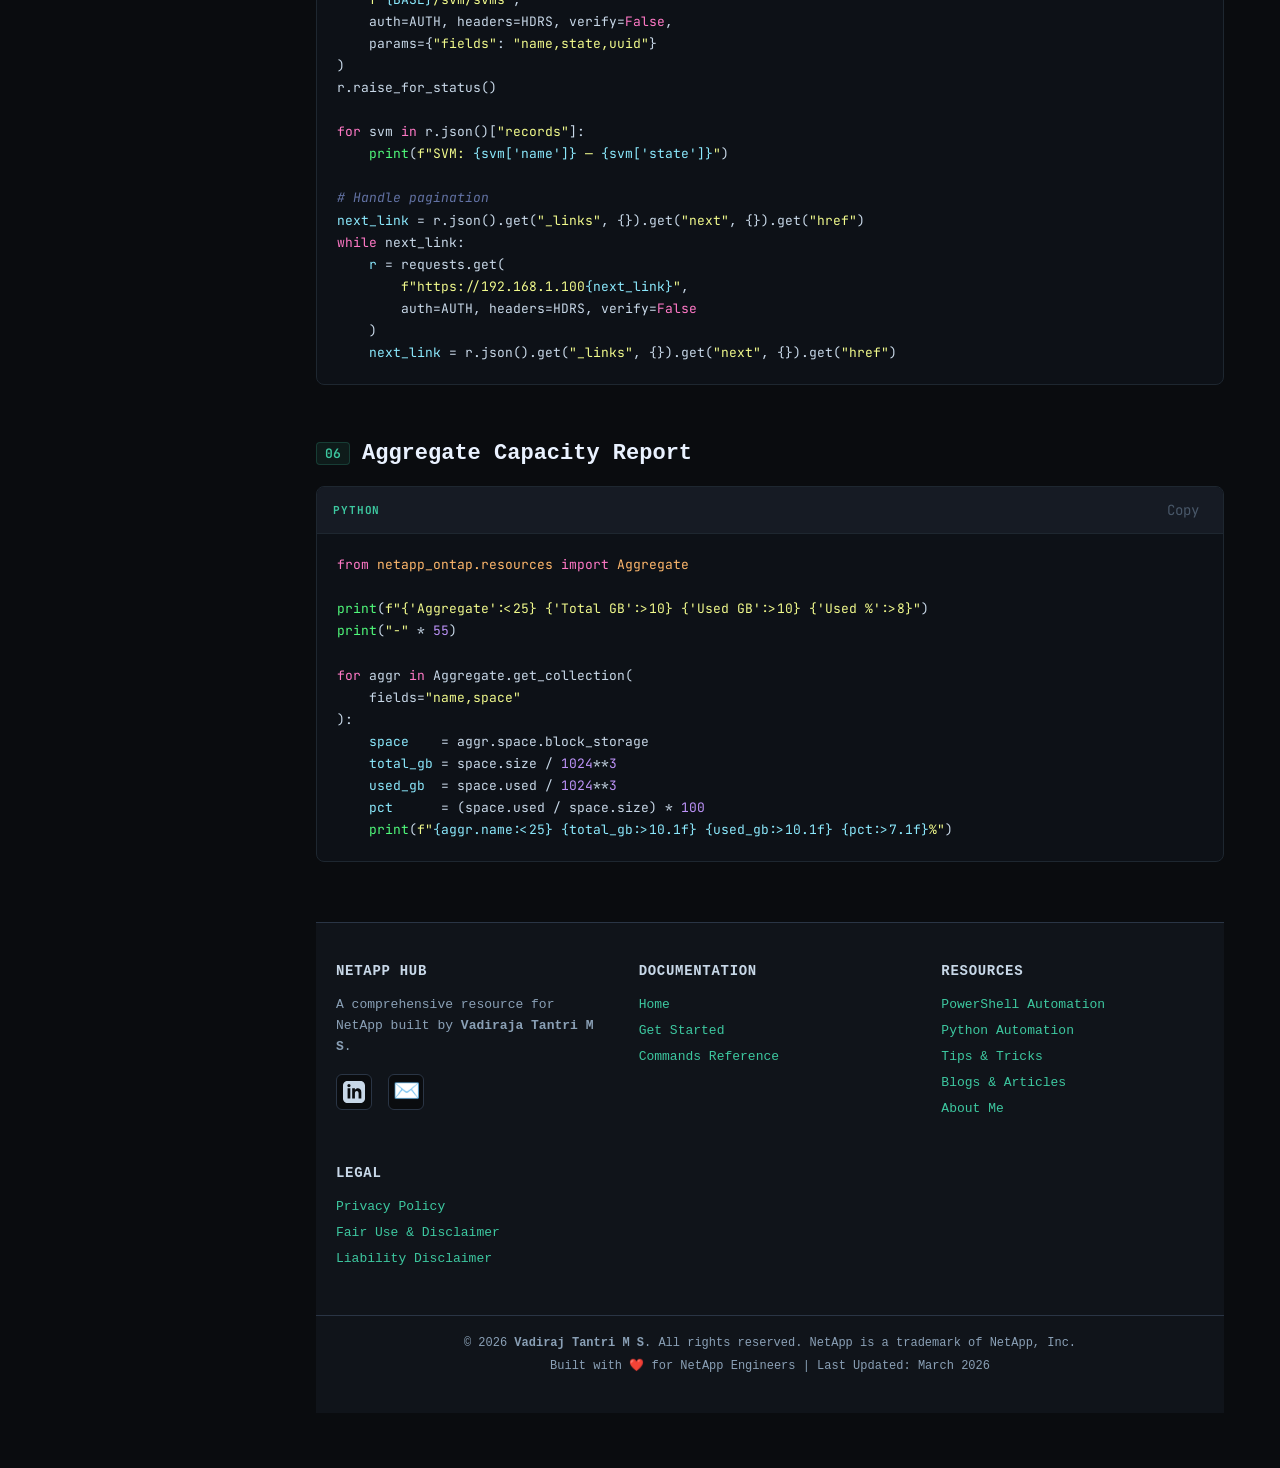
<file: python.html>
<!DOCTYPE html>
<html lang="en">
<head>
  <meta charset="UTF-8"/>
  <meta name="viewport" content="width=device-width, initial-scale=1.0"/>
  <title>NetApp Python Automation Scripts | ONTAP APIs & DevOps | NetApp Hub</title>
  <link rel="stylesheet" href="assets/css/style.css"/>
  <link href="https://fonts.googleapis.com/css2?family=JetBrains+Mono:wght@400;600;700&family=Syne:wght@400;600;700;800&display=swap" rel="stylesheet"/>

  <!-- SEO Meta Tags -->
  <link rel="canonical" href="https://vadiraj.dev/python.html">
  
  <meta name="description" content="Python automation scripts for NetApp ONTAP APIs, storage monitoring, and DevOps pipelines.">
  <meta name="keywords" content="NetApp Python, ONTAP API, Automation Scripts, DevOps, Storage Monitoring">
  <meta name="author" content="Vadiraj">
  
  <meta property="og:title" content="NetApp Python Automation Scripts">
  <meta property="og:description" content="Python scripts for NetApp ONTAP automation and APIs.">
  <meta property="og:url" content="https://vadiraj.dev/python/html">
  <meta property="og:type" content="website">
</head>
<body>
  <div class="noise"></div>

  <nav class="sidebar" id="sidebar">
    <div class="sidebar-logo">
      <a href="index.html" style="text-decoration: none; color: inherit; display: flex; align-items: center; gap: 12px; cursor: pointer;">
        <span class="logo-icon">⬡</span>
        <span class="logo-text">NetApp<br><span class="logo-sub">Hub</span></span>
      </a>
    </div>
    <div class="sidebar-search">
      <input type="text" id="globalSearch" placeholder="Search docs..." oninput="liveSearch(this.value)" autocomplete="off"/>
      <span class="search-icon">⌕</span>
      <div id="searchResults" class="search-results"></div>
    </div>
    <ul class="nav-links">
      <li class="nav-section-label">Navigation</li>
      <li><a href="index.html"><span class="nav-icon">⌂</span> Home</a></li>
      <li><a href="get-started.html"><span class="nav-icon">🚀</span> Get Started</a></li>
      <li><a href="commands.html"><span class="nav-icon">⌨</span> Commands Reference</a></li>
      <li><a href="netapp-cheatsheet.html"><span class="nav-icon">🧠</span> NetApp Cheatsheet</a></li>
      <li><a href="tips.html"><span class="nav-icon">💡</span> Tips & Tricks</a></li>
      <li><a href="python.html" class="active"><span class="nav-icon">🐍</span> Python Automation</a></li>
      <li><a href="powershell.html"><span class="nav-icon">⚡</span> PowerShell Automation</a></li>
      <li><a href="blog-community.html"><span class="nav-icon">📝</span> Blogs and Articles</a></li>
      <li><a href="about-me.html"><span class="nav-icon">👤</span> About Me</a></li>
    </ul>
    <div class="sidebar-footer"><span>Built for NetApp Engineers</span></div>
  </nav>
  <button class="sidebar-toggle" onclick="toggleSidebar()">☰</button>

  <main class="main-content">
    <header class="page-header">
      <div class="header-badge" style="color:var(--accent-py);background:rgba(61,200,160,0.08);border-color:rgba(61,200,160,0.25)">Python</div>
      <h1 class="page-title">Python Automation</h1>
      <p class="page-subtitle">Scripts and examples using the ONTAP REST API, netapp-ontap Python library, and Ansible for storage automation.</p>
    </header>

    <!-- Section 1: Setup -->
    <section class="content-section">
      <h2 class="section-title" id="installation-setup"><span class="section-num" style="color:var(--accent-py);background:rgba(61,200,160,0.08);border-color:rgba(61,200,160,0.2)">01</span> Installation & Setup</h2>
      <div class="prose">
        <p>Install the official NetApp ONTAP Python client library and dependencies. Requires Python 3.8+.</p>
      </div>
      <div class="code-block">
        <div class="code-header">
          <span class="code-lang" style="color:var(--accent-py)">bash</span>
          <button class="copy-btn" onclick="copyCode(this)">Copy</button>
        </div>
        <pre><code><span class="cmt"># Install NetApp ONTAP Python client</span>
pip install netapp-ontap

<span class="cmt"># Also useful</span>
pip install requests urllib3 pandas</code></pre>
      </div>
    </section>

    <!-- Section 2: Connect -->
    <section class="content-section">
      <h2 class="section-title" id="connect-to-ontap"><span class="section-num" style="color:var(--accent-py);background:rgba(61,200,160,0.08);border-color:rgba(61,200,160,0.2)">02</span> Connect to ONTAP</h2>
      <div class="prose">
        <p>Establish a connection to the ONTAP cluster using the <code style="color:var(--accent-py)">HostConnection</code> context manager. Always use environment variables or a secrets manager for credentials — never hardcode them.</p>
      </div>
      <div class="code-block">
        <div class="code-header">
          <span class="code-lang" style="color:var(--accent-py)">python</span>
          <button class="copy-btn" onclick="copyCode(this)">Copy</button>
        </div>
        <pre><code><span class="kw">import</span> <span class="cls">os</span>
<span class="kw">from</span> <span class="cls">netapp_ontap</span> <span class="kw">import</span> <span class="cls">HostConnection</span>, <span class="cls">NetAppRestError</span>
<span class="kw">from</span> <span class="cls">netapp_ontap.resources</span> <span class="kw">import</span> <span class="cls">Volume</span>

<span class="var">cluster_ip</span> = os.getenv(<span class="str">"ONTAP_HOST"</span>)
<span class="var">username</span>   = os.getenv(<span class="str">"ONTAP_USER"</span>, <span class="str">"admin"</span>)
<span class="var">password</span>   = os.getenv(<span class="str">"ONTAP_PASS"</span>)

<span class="kw">with</span> <span class="cls">HostConnection</span>(
    cluster_ip,
    username=username,
    password=password,
    verify=<span class="kw">False</span>  <span class="cmt"># use True with valid cert in prod</span>
):
    <span class="cmt"># All API calls inside this block use this connection</span>
    <span class="kw">for</span> vol <span class="kw">in</span> Volume.get_collection():
        <span class="fn">print</span>(vol.name)</code></pre>
      </div>
    </section>

    <!-- Section 3: Volume Operations -->
    <section class="content-section">
      <h2 class="section-title" id="volume-operations"><span class="section-num" style="color:var(--accent-py);background:rgba(61,200,160,0.08);border-color:rgba(61,200,160,0.2)">03</span> Volume Operations</h2>
      <div class="prose">
        <p>List volumes, create a new FlexVol, and modify volume properties. All size values are in bytes.</p>
      </div>

      <div class="code-block">
        <div class="code-header">
          <span class="code-lang" style="color:var(--accent-py)">python · List Volumes</span>
          <button class="copy-btn" onclick="copyCode(this)">Copy</button>
        </div>
        <pre><code><span class="kw">from</span> <span class="cls">netapp_ontap.resources</span> <span class="kw">import</span> <span class="cls">Volume</span>

<span class="kw">for</span> vol <span class="kw">in</span> Volume.get_collection(
    fields=<span class="str">"name,svm,size,state,space"</span>
):
    <span class="fn">print</span>(
        <span class="str">f"Name: </span><span class="var">{vol.name}</span><span class="str">"</span>,
        <span class="str">f"SVM: </span><span class="var">{vol.svm.name}</span><span class="str">"</span>,
        <span class="str">f"Size: </span><span class="var">{vol.size // (1024**3)}</span><span class="str"> GB"</span>,
        <span class="str">f"State: </span><span class="var">{vol.state}</span><span class="str">"</span>
    )</code></pre>
      </div>

      <div class="code-block">
        <div class="code-header">
          <span class="code-lang" style="color:var(--accent-py)">python · Create Volume</span>
          <button class="copy-btn" onclick="copyCode(this)">Copy</button>
        </div>
        <pre><code><span class="kw">from</span> <span class="cls">netapp_ontap.resources</span> <span class="kw">import</span> <span class="cls">Volume</span>
<span class="kw">from</span> <span class="cls">netapp_ontap</span> <span class="kw">import</span> <span class="cls">NetAppRestError</span>

<span class="var">vol</span> = Volume.from_dict({
    <span class="str">"name"</span>: <span class="str">"my_new_vol"</span>,
    <span class="str">"svm"</span>: {<span class="str">"name"</span>: <span class="str">"svm0"</span>},
    <span class="str">"aggregates"</span>: [{<span class="str">"name"</span>: <span class="str">"aggr1"</span>}],
    <span class="str">"size"</span>: <span class="num">10</span> * <span class="num">1024</span> ** <span class="num">3</span>,  <span class="cmt"># 10 GB in bytes</span>
    <span class="str">"space.snapshot.reserve_percent"</span>: <span class="num">5</span>,
    <span class="str">"nas"</span>: {<span class="str">"path"</span>: <span class="str">"/my_new_vol"</span>},
})

<span class="kw">try</span>:
    vol.post(hydrate=<span class="kw">True</span>)
    <span class="fn">print</span>(<span class="str">f"Volume created: </span><span class="var">{vol.name}</span><span class="str"> (UUID: </span><span class="var">{vol.uuid}</span><span class="str">)"</span>)
<span class="kw">except</span> <span class="cls">NetAppRestError</span> <span class="kw">as</span> err:
    <span class="fn">print</span>(<span class="str">f"Error: </span><span class="var">{err}</span><span class="str">"</span>)</code></pre>
      </div>
    </section>

    <!-- Section 4: Snapshot -->
    <section class="content-section">
      <h2 class="section-title" id="snapshot-management"><span class="section-num" style="color:var(--accent-py);background:rgba(61,200,160,0.08);border-color:rgba(61,200,160,0.2)">04</span> Snapshot Management</h2>
      <div class="code-block">
        <div class="code-header">
          <span class="code-lang" style="color:var(--accent-py)">python · Create & List Snapshots</span>
          <button class="copy-btn" onclick="copyCode(this)">Copy</button>
        </div>
        <pre><code><span class="kw">from</span> <span class="cls">netapp_ontap.resources</span> <span class="kw">import</span> <span class="cls">Snapshot</span>

<span class="var">vol_uuid</span> = <span class="str">"your-volume-uuid-here"</span>

<span class="cmt"># Create a snapshot</span>
<span class="var">snap</span> = Snapshot(vol_uuid)
snap.name = <span class="str">"my_snap_20240801"</span>
snap.post(hydrate=<span class="kw">True</span>)
<span class="fn">print</span>(<span class="str">f"Snapshot created: </span><span class="var">{snap.name}</span><span class="str">"</span>)

<span class="cmt"># List all snapshots for a volume</span>
<span class="kw">for</span> snap <span class="kw">in</span> Snapshot.get_collection(vol_uuid):
    <span class="fn">print</span>(<span class="str">f"  </span><span class="var">{snap.name}</span><span class="str"> created: </span><span class="var">{snap.create_time}</span><span class="str">"</span>)

<span class="cmt"># Delete oldest snapshot</span>
<span class="var">old_snap</span> = Snapshot(vol_uuid, name=<span class="str">"old_snap_20240101"</span>)
old_snap.delete()</code></pre>
      </div>
    </section>

    <!-- Section 5: Direct REST -->
    <section class="content-section">
      <h2 class="section-title" id="direct-rest-api"><span class="section-num" style="color:var(--accent-py);background:rgba(61,200,160,0.08);border-color:rgba(61,200,160,0.2)">05</span> Direct REST API with requests</h2>
      <div class="prose">
        <p>Sometimes you want raw HTTP control — useful for endpoints not yet wrapped by the SDK, or for quick scripting.</p>
      </div>
      <div class="code-block">
        <div class="code-header">
          <span class="code-lang" style="color:var(--accent-py)">python</span>
          <button class="copy-btn" onclick="copyCode(this)">Copy</button>
        </div>
        <pre><code><span class="kw">import</span> <span class="cls">requests</span>
<span class="kw">import</span> <span class="cls">urllib3</span>
urllib3.disable_warnings()

<span class="var">BASE</span>  = <span class="str">"https://192.168.1.100/api"</span>
<span class="var">AUTH</span>  = (<span class="str">"admin"</span>, <span class="str">"password"</span>)
<span class="var">HDRS</span>  = {<span class="str">"Content-Type"</span>: <span class="str">"application/json"</span>}

<span class="cmt"># List SVMs</span>
<span class="var">r</span> = requests.get(
    <span class="str">f"</span><span class="var">{BASE}</span><span class="str">/svm/svms"</span>,
    auth=AUTH, headers=HDRS, verify=<span class="kw">False</span>,
    params={<span class="str">"fields"</span>: <span class="str">"name,state,uuid"</span>}
)
r.raise_for_status()

<span class="kw">for</span> svm <span class="kw">in</span> r.json()[<span class="str">"records"</span>]:
    <span class="fn">print</span>(<span class="str">f"SVM: </span><span class="var">{svm['name']}</span><span class="str"> — </span><span class="var">{svm['state']}</span><span class="str">"</span>)

<span class="cmt"># Handle pagination</span>
<span class="var">next_link</span> = r.json().get(<span class="str">"_links"</span>, {}).get(<span class="str">"next"</span>, {}).get(<span class="str">"href"</span>)
<span class="kw">while</span> next_link:
    <span class="var">r</span> = requests.get(
        <span class="str">f"https://192.168.1.100</span><span class="var">{next_link}</span><span class="str">"</span>,
        auth=AUTH, headers=HDRS, verify=<span class="kw">False</span>
    )
    <span class="var">next_link</span> = r.json().get(<span class="str">"_links"</span>, {}).get(<span class="str">"next"</span>, {}).get(<span class="str">"href"</span>)</code></pre>
      </div>
    </section>

    <!-- Section 6: Aggregate Monitoring -->
    <section class="content-section">
      <h2 class="section-title" id="aggregate-capacity-report"><span class="section-num" style="color:var(--accent-py);background:rgba(61,200,160,0.08);border-color:rgba(61,200,160,0.2)">06</span> Aggregate Capacity Report</h2>
      <div class="code-block">
        <div class="code-header">
          <span class="code-lang" style="color:var(--accent-py)">python</span>
          <button class="copy-btn" onclick="copyCode(this)">Copy</button>
        </div>
        <pre><code><span class="kw">from</span> <span class="cls">netapp_ontap.resources</span> <span class="kw">import</span> <span class="cls">Aggregate</span>

<span class="fn">print</span>(<span class="str">f"{'Aggregate':<25} {'Total GB':>10} {'Used GB':>10} {'Used %':>8}"</span>)
<span class="fn">print</span>(<span class="str">"-"</span> * <span class="num">55</span>)

<span class="kw">for</span> aggr <span class="kw">in</span> Aggregate.get_collection(
    fields=<span class="str">"name,space"</span>
):
    <span class="var">space</span>    = aggr.space.block_storage
    <span class="var">total_gb</span> = space.size / <span class="num">1024</span>**<span class="num">3</span>
    <span class="var">used_gb</span>  = space.used / <span class="num">1024</span>**<span class="num">3</span>
    <span class="var">pct</span>      = (space.used / space.size) * <span class="num">100</span>
    <span class="fn">print</span>(<span class="str">f"</span><span class="var">{aggr.name:<25}</span><span class="str"> </span><span class="var">{total_gb:>10.1f}</span><span class="str"> </span><span class="var">{used_gb:>10.1f}</span><span class="str"> </span><span class="var">{pct:>7.1f}</span><span class="str">%"</span>)</code></pre>
      </div>
    </section>

    <!--
    <footer class="page-footer">NetApp Hub · Python Automation</footer>
    -->
    <div id="footer-container"></div>
  </main>

  <script src="assets/js/utils.js"></script>
  <script src="assets/js/search.js"></script>
</body>
</html>
</file>
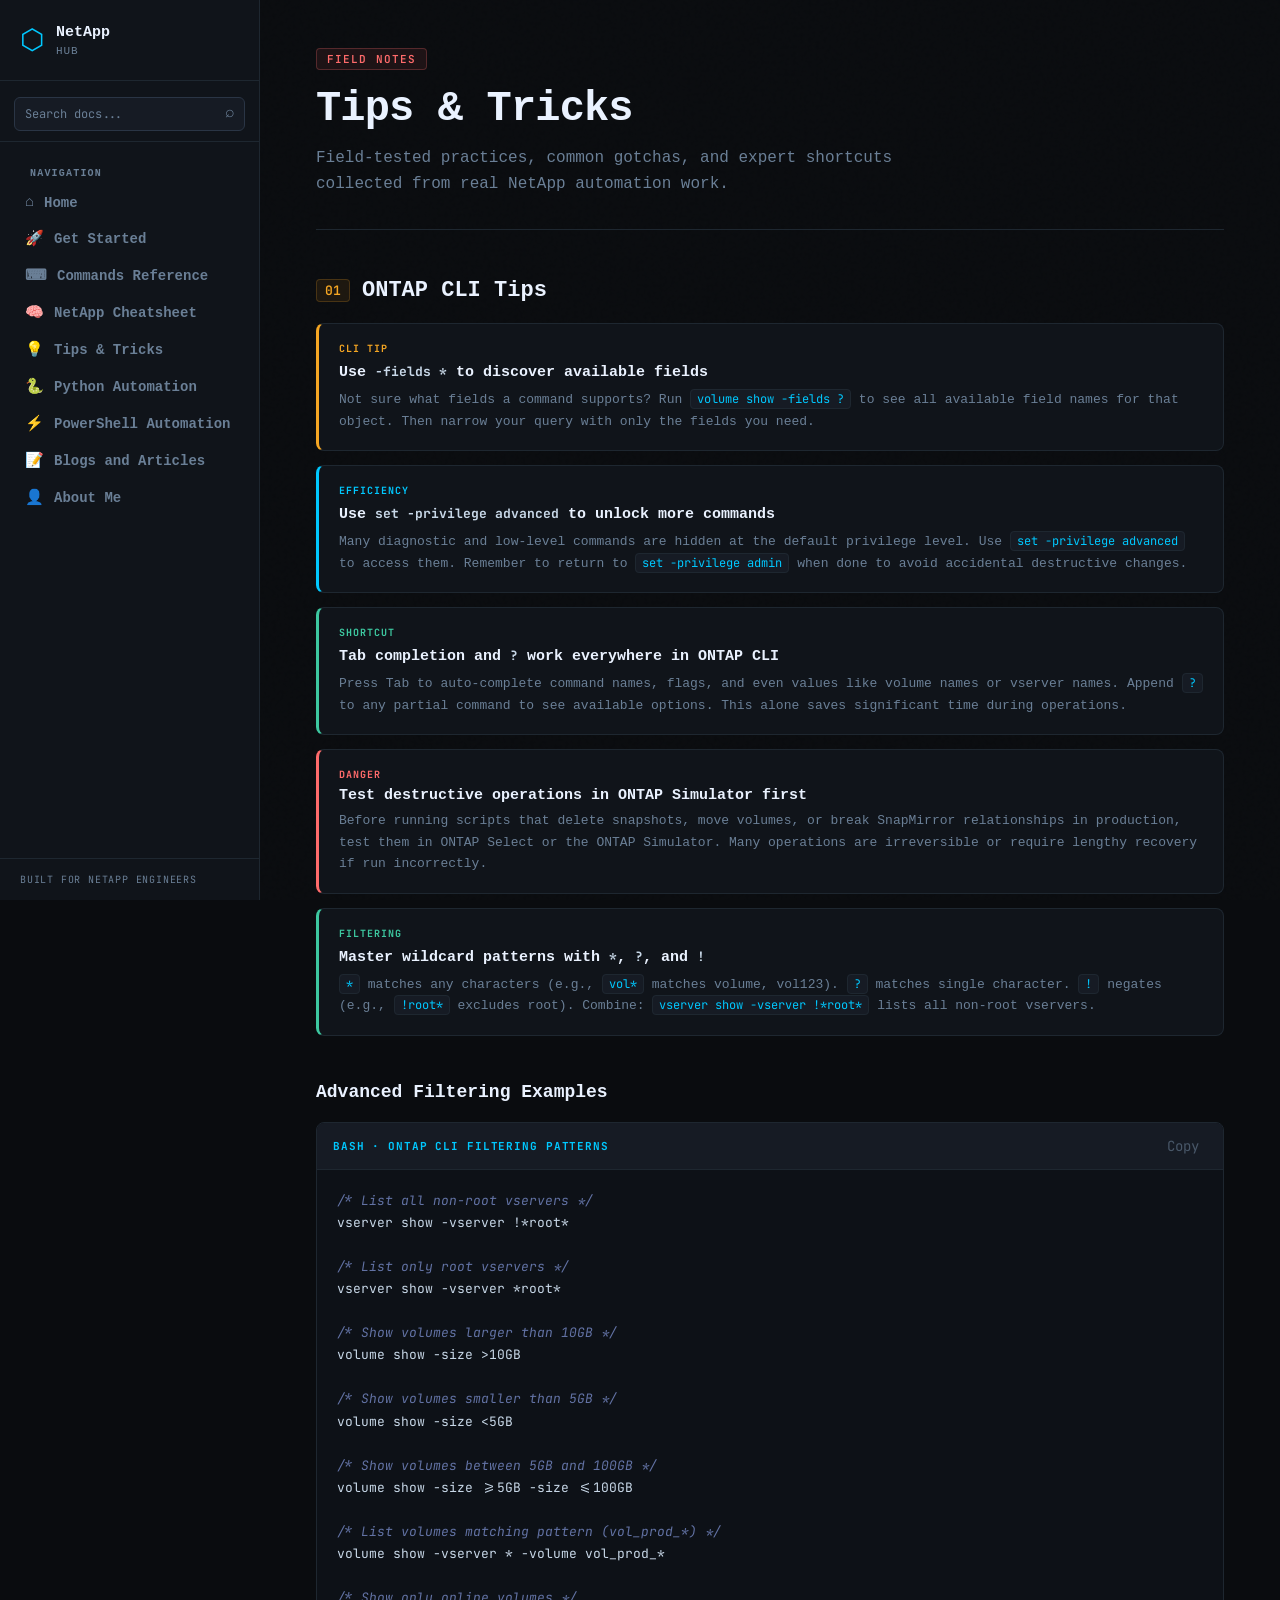
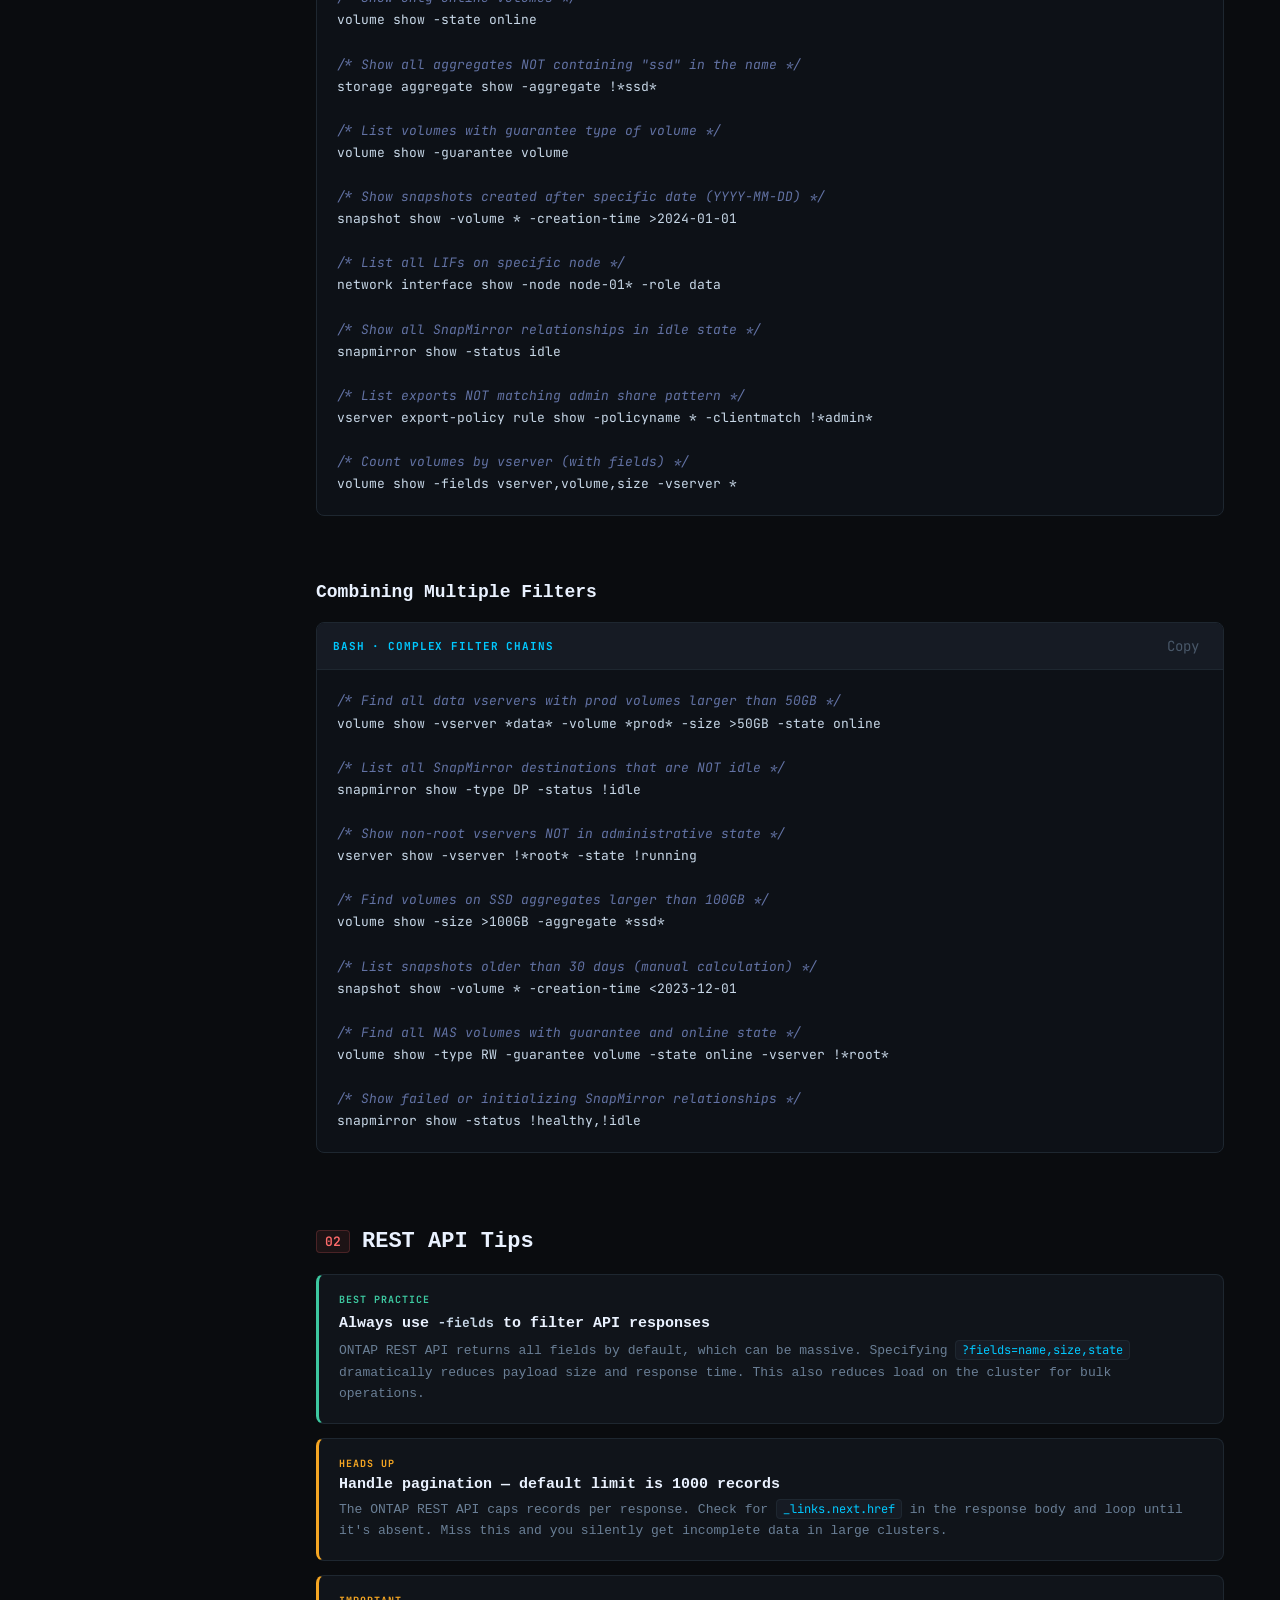
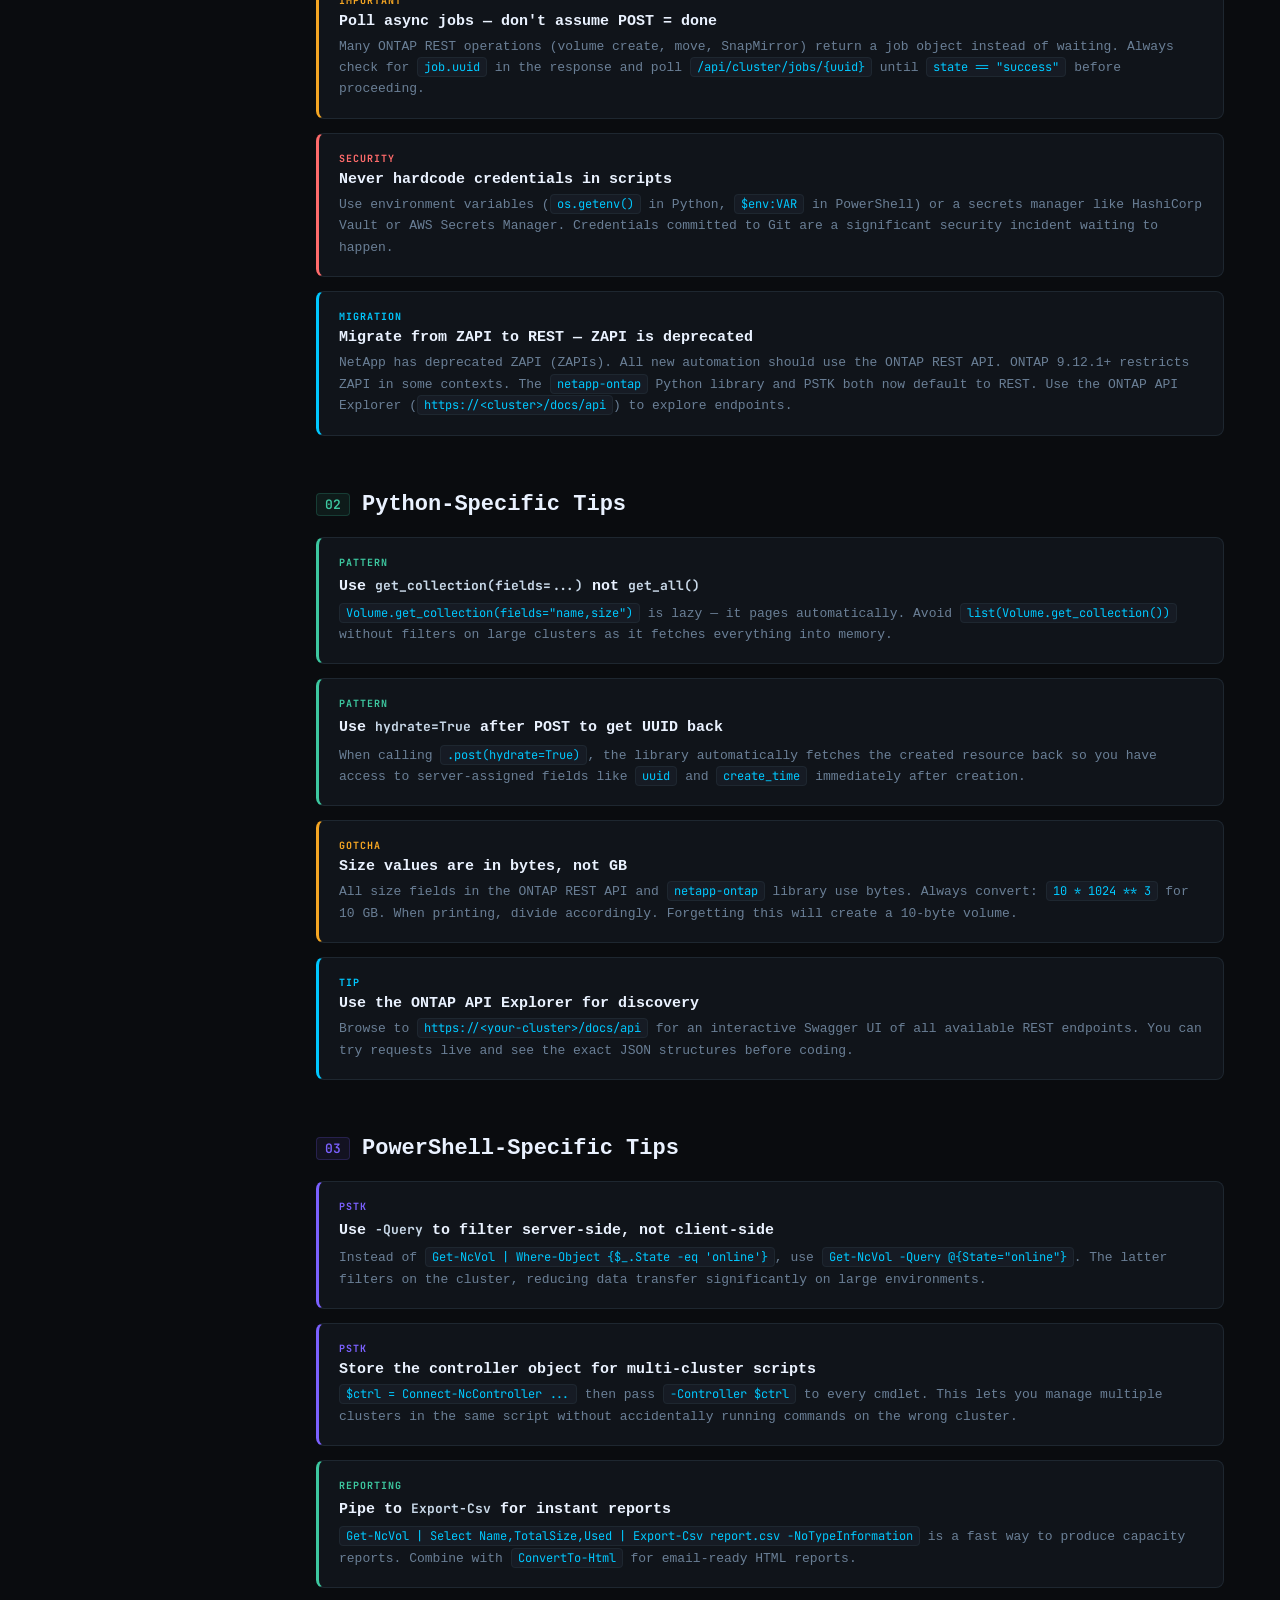
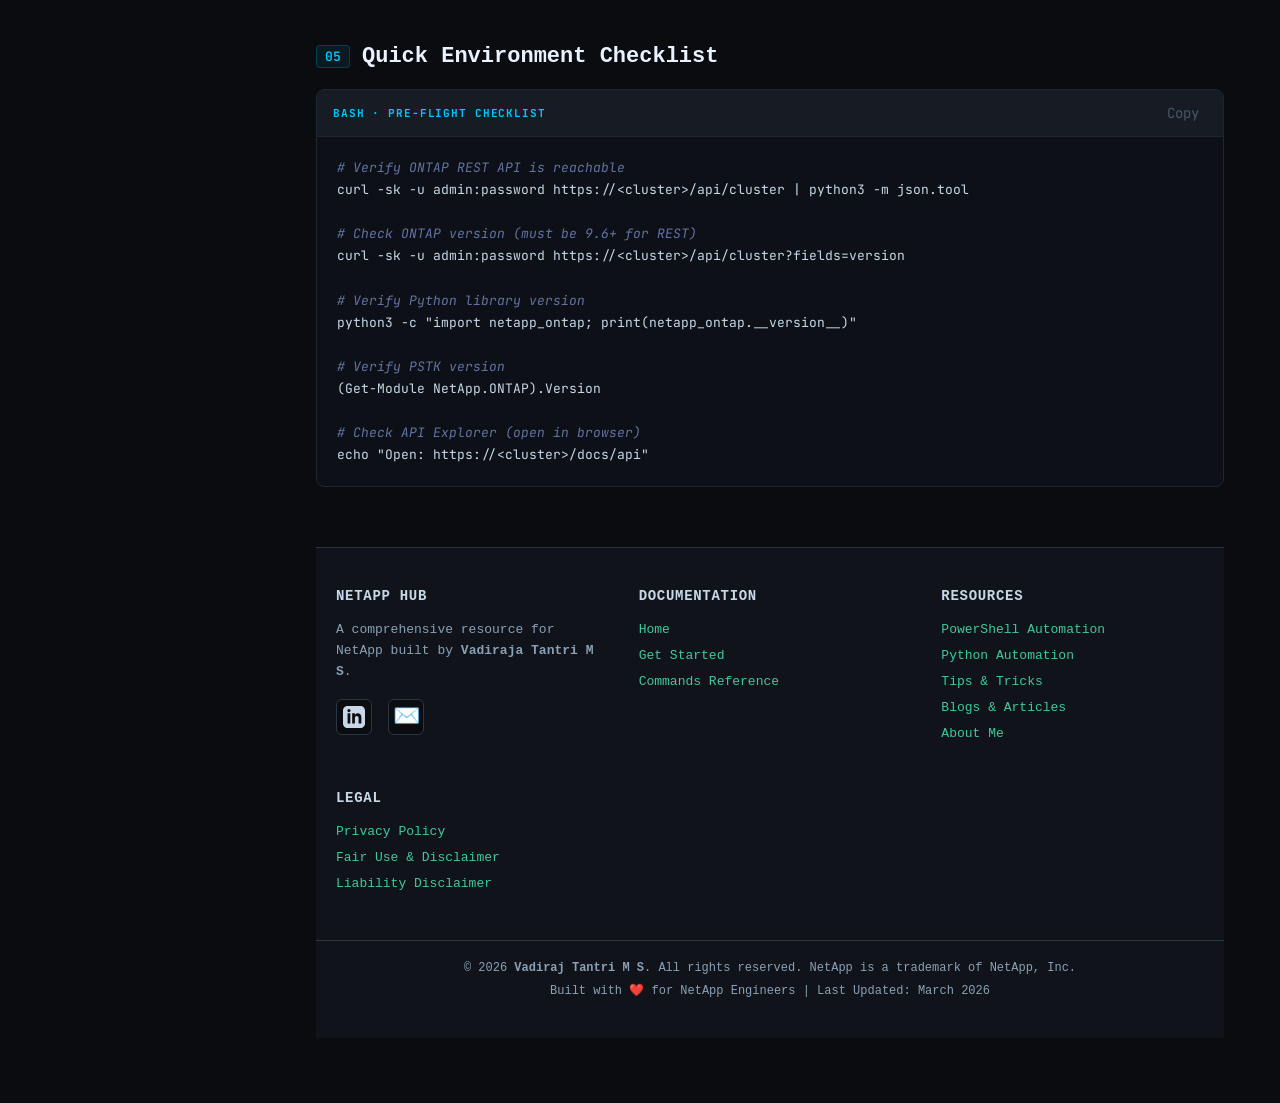
<file: tips.html>
<!DOCTYPE html>
<html lang="en">
<head>
  <meta charset="UTF-8"/>
  <meta name="viewport" content="width=device-width, initial-scale=1.0"/>
  <title>NetApp Tips & Best Practices | Storage & Automation | NetApp Hub</title>
  <link rel="stylesheet" href="assets/css/style.css"/>
  <link href="https://fonts.googleapis.com/css2?family=JetBrains+Mono:wght@400;600;700&family=Syne:wght@400;600;700;800&display=swap" rel="stylesheet"/>

  <!-- SEO Meta Tags -->
  <link rel="canonical" href="https://vadiraj.dev/tips.html">
  
  <meta name="description" content="Best practices, tips, and troubleshooting guides for NetApp storage and automation workflows.">
  <meta name="keywords" content="NetApp Tips, Storage Best Practices, ONTAP Troubleshooting, Automation Tips">
  <meta name="author" content="Vadiraj">
  
  <meta property="og:title" content="NetApp Tips & Best Practices">
  <meta property="og:description" content="Helpful tips for NetApp storage and automation.">
  <meta property="og:url" content="https://vadiraj.dev/tips.html">
  <meta property="og:type" content="website">
</head>
<body>
  <div class="noise"></div>

  <nav class="sidebar" id="sidebar">
    <div class="sidebar-logo">
      <a href="index.html" style="text-decoration: none; color: inherit; display: flex; align-items: center; gap: 12px; cursor: pointer;">
        <span class="logo-icon">⬡</span>
        <span class="logo-text">NetApp<br><span class="logo-sub">Hub</span></span>
      </a>
    </div>
    <div class="sidebar-search">
      <input type="text" id="globalSearch" placeholder="Search docs..." oninput="liveSearch(this.value)" autocomplete="off"/>
      <span class="search-icon">⌕</span>
      <div id="searchResults" class="search-results"></div>
    </div>
    <ul class="nav-links">
      <li class="nav-section-label">Navigation</li>
      <li><a href="index.html"><span class="nav-icon">⌂</span> Home</a></li>
      <li><a href="get-started.html"><span class="nav-icon">🚀</span> Get Started</a></li>
      <li><a href="commands.html"><span class="nav-icon">⌨</span> Commands Reference</a></li>
      <li><a href="netapp-cheatsheet.html"><span class="nav-icon">🧠</span> NetApp Cheatsheet</a></li>
      <li><a href="tips.html" class="active"><span class="nav-icon">💡</span> Tips & Tricks</a></li>
      <li><a href="python.html"><span class="nav-icon">🐍</span> Python Automation</a></li>
      <li><a href="powershell.html"><span class="nav-icon">⚡</span> PowerShell Automation</a></li>
      <li><a href="blog-community.html"><span class="nav-icon">📝</span> Blogs and Articles</a></li>
      <li><a href="about-me.html"><span class="nav-icon">👤</span> About Me</a></li>
    </ul>
    <div class="sidebar-footer"><span>Built for NetApp Engineers</span></div>
  </nav>
  <button class="sidebar-toggle" onclick="toggleSidebar()">☰</button>

  <main class="main-content">
    <header class="page-header">
      <div class="header-badge" style="color:var(--accent-tips);background:rgba(255,107,107,0.08);border-color:rgba(255,107,107,0.25)">Field Notes</div>
      <h1 class="page-title">Tips & Tricks</h1>
      <p class="page-subtitle">Field-tested practices, common gotchas, and expert shortcuts collected from real NetApp automation work.</p>
    </header>

    <!-- CLI Tips -->
    <section class="content-section">
      <h2 class="section-title" id="ontap-cli-tips"><span class="section-num" style="color:var(--accent-cmd);background:rgba(245,166,35,0.08);border-color:rgba(245,166,35,0.2)">01</span> ONTAP CLI Tips</h2>
      <div class="tips-grid">

        <div class="tip-card tip-warn">
          <div class="tip-label">CLI Tip</div>
          <div class="tip-title">Use <code>-fields *</code> to discover available fields</div>
          <div class="tip-body">
            Not sure what fields a command supports? Run <code>volume show -fields ?</code> to see all
            available field names for that object. Then narrow your query with only the fields you need.
          </div>
        </div>

        <div class="tip-card tip-info">
          <div class="tip-label">Efficiency</div>
          <div class="tip-title">Use <code>set -privilege advanced</code> to unlock more commands</div>
          <div class="tip-body">
            Many diagnostic and low-level commands are hidden at the default privilege level. Use
            <code>set -privilege advanced</code> to access them. Remember to return to
            <code>set -privilege admin</code> when done to avoid accidental destructive changes.
          </div>
        </div>

        <div class="tip-card tip-good">
          <div class="tip-label">Shortcut</div>
          <div class="tip-title">Tab completion and <code>?</code> work everywhere in ONTAP CLI</div>
          <div class="tip-body">
            Press Tab to auto-complete command names, flags, and even values like volume names or
            vserver names. Append <code>?</code> to any partial command to see available options.
            This alone saves significant time during operations.
          </div>
        </div>

        <div class="tip-card tip-danger">
          <div class="tip-label">Danger</div>
          <div class="tip-title">Test destructive operations in ONTAP Simulator first</div>
          <div class="tip-body">
            Before running scripts that delete snapshots, move volumes, or break SnapMirror relationships
            in production, test them in ONTAP Select or the ONTAP Simulator. Many operations are
            irreversible or require lengthy recovery if run incorrectly.
          </div>
        </div>

        <div class="tip-card tip-good">
          <div class="tip-label">Filtering</div>
          <div class="tip-title">Master wildcard patterns with <code>*</code>, <code>?</code>, and <code>!</code></div>
          <div class="tip-body">
            <code>*</code> matches any characters (e.g., <code>vol*</code> matches volume, vol123).
            <code>?</code> matches single character. <code>!</code> negates (e.g., <code>!root*</code> excludes root).
            Combine: <code>vserver show -vserver !*root*</code> lists all non-root vservers.
          </div>
        </div>

              <!-- Advanced CLI Examples -->
      <div style="margin-top: 32px;">
        <h3 style="font-size: 18px; color: var(--text-bright); margin-bottom: 16px;">Advanced Filtering Examples</h3>
        <div class="code-block">
          <div class="code-header">
            <span class="code-lang">bash · ONTAP CLI filtering patterns</span>
            <button class="copy-btn" onclick="copyCode(this)">Copy</button>
          </div>
          <pre><code><span class="cmt">/* List all non-root vservers */</span>
vserver show -vserver !*root*

<span class="cmt">/* List only root vservers */</span>
vserver show -vserver *root*

<span class="cmt">/* Show volumes larger than 10GB */</span>
volume show -size >10GB

<span class="cmt">/* Show volumes smaller than 5GB */</span>
volume show -size <5GB

<span class="cmt">/* Show volumes between 5GB and 100GB */</span>
volume show -size >=5GB -size <=100GB

<span class="cmt">/* List volumes matching pattern (vol_prod_*) */</span>
volume show -vserver * -volume vol_prod_*

<span class="cmt">/* Show only online volumes */</span>
volume show -state online

<span class="cmt">/* Show all aggregates NOT containing "ssd" in the name */</span>
storage aggregate show -aggregate !*ssd*

<span class="cmt">/* List volumes with guarantee type of volume */</span>
volume show -guarantee volume

<span class="cmt">/* Show snapshots created after specific date (YYYY-MM-DD) */</span>
snapshot show -volume * -creation-time >2024-01-01

<span class="cmt">/* List all LIFs on specific node */</span>
network interface show -node node-01* -role data

<span class="cmt">/* Show all SnapMirror relationships in idle state */</span>
snapmirror show -status idle

<span class="cmt">/* List exports NOT matching admin share pattern */</span>
vserver export-policy rule show -policyname * -clientmatch !*admin*

<span class="cmt">/* Count volumes by vserver (with fields) */</span>
volume show -fields vserver,volume,size -vserver *</code></pre>
        </div>
      </div>

      <!-- Combining Filters -->
      <div style="margin-top: 32px;">
        <h3 style="font-size: 18px; color: var(--text-bright); margin-bottom: 16px;">Combining Multiple Filters</h3>
        <div class="code-block">
          <div class="code-header">
            <span class="code-lang">bash · Complex filter chains</span>
            <button class="copy-btn" onclick="copyCode(this)">Copy</button>
          </div>
          <pre><code><span class="cmt">/* Find all data vservers with prod volumes larger than 50GB */</span>
volume show -vserver *data* -volume *prod* -size >50GB -state online

<span class="cmt">/* List all SnapMirror destinations that are NOT idle */</span>
snapmirror show -type DP -status !idle

<span class="cmt">/* Show non-root vservers NOT in administrative state */</span>
vserver show -vserver !*root* -state !running

<span class="cmt">/* Find volumes on SSD aggregates larger than 100GB */</span>
volume show -size >100GB -aggregate *ssd*

<span class="cmt">/* List snapshots older than 30 days (manual calculation) */</span>
snapshot show -volume * -creation-time <2023-12-01

<span class="cmt">/* Find all NAS volumes with guarantee and online state */</span>
volume show -type RW -guarantee volume -state online -vserver !*root*

<span class="cmt">/* Show failed or initializing SnapMirror relationships */</span>
snapmirror show -status !healthy,!idle</code></pre>
        </div>
      </div>
    </section>

    <!-- API Tips -->
    <section class="content-section">
      <h2 class="section-title" id="rest-api-tips"><span class="section-num" style="color:var(--accent-tips);background:rgba(255,107,107,0.08);border-color:rgba(255,107,107,0.2)">02</span> REST API Tips</h2>
      <div class="tips-grid">

        <div class="tip-card tip-good">
          <div class="tip-label">Best Practice</div>
          <div class="tip-title">Always use <code>-fields</code> to filter API responses</div>
          <div class="tip-body">
            ONTAP REST API returns all fields by default, which can be massive. Specifying
            <code>?fields=name,size,state</code> dramatically reduces payload size and response time.
            This also reduces load on the cluster for bulk operations.
          </div>
        </div>

        <div class="tip-card tip-warn">
          <div class="tip-label">Heads Up</div>
          <div class="tip-title">Handle pagination — default limit is 1000 records</div>
          <div class="tip-body">
            The ONTAP REST API caps records per response. Check for <code>_links.next.href</code> in the
            response body and loop until it's absent. Miss this and you silently get incomplete data in
            large clusters.
          </div>
        </div>

        <div class="tip-card tip-warn">
          <div class="tip-label">Important</div>
          <div class="tip-title">Poll async jobs — don't assume POST = done</div>
          <div class="tip-body">
            Many ONTAP REST operations (volume create, move, SnapMirror) return a job object instead of waiting.
            Always check for <code>job.uuid</code> in the response and poll <code>/api/cluster/jobs/{uuid}</code>
            until <code>state == "success"</code> before proceeding.
          </div>
        </div>

        <div class="tip-card tip-danger">
          <div class="tip-label">Security</div>
          <div class="tip-title">Never hardcode credentials in scripts</div>
          <div class="tip-body">
            Use environment variables (<code>os.getenv()</code> in Python, <code>$env:VAR</code> in PowerShell)
            or a secrets manager like HashiCorp Vault or AWS Secrets Manager. Credentials committed to
            Git are a significant security incident waiting to happen.
          </div>
        </div>

        <div class="tip-card tip-info">
          <div class="tip-label">Migration</div>
          <div class="tip-title">Migrate from ZAPI to REST — ZAPI is deprecated</div>
          <div class="tip-body">
            NetApp has deprecated ZAPI (ZAPIs). All new automation should use the ONTAP REST API.
            ONTAP 9.12.1+ restricts ZAPI in some contexts. The
            <code>netapp-ontap</code> Python library and PSTK both now default to REST. Use the
            ONTAP API Explorer (<code>https://&lt;cluster&gt;/docs/api</code>) to explore endpoints.
          </div>
        </div>

      </div>
    </section>

    <!-- Python Tips -->
    <section class="content-section">
      <h2 class="section-title" id="python-specific-tips"><span class="section-num" style="color:var(--accent-py);background:rgba(61,200,160,0.08);border-color:rgba(61,200,160,0.2)">02</span> Python-Specific Tips</h2>
      <div class="tips-grid">

        <div class="tip-card tip-good">
          <div class="tip-label">Pattern</div>
          <div class="tip-title">Use <code>get_collection(fields=...)</code> not <code>get_all()</code></div>
          <div class="tip-body">
            <code>Volume.get_collection(fields="name,size")</code> is lazy — it pages automatically.
            Avoid <code>list(Volume.get_collection())</code> without filters on large clusters as it fetches
            everything into memory.
          </div>
        </div>

        <div class="tip-card tip-good">
          <div class="tip-label">Pattern</div>
          <div class="tip-title">Use <code>hydrate=True</code> after POST to get UUID back</div>
          <div class="tip-body">
            When calling <code>.post(hydrate=True)</code>, the library automatically fetches the created
            resource back so you have access to server-assigned fields like <code>uuid</code> and
            <code>create_time</code> immediately after creation.
          </div>
        </div>

        <div class="tip-card tip-warn">
          <div class="tip-label">Gotcha</div>
          <div class="tip-title">Size values are in bytes, not GB</div>
          <div class="tip-body">
            All size fields in the ONTAP REST API and <code>netapp-ontap</code> library use bytes.
            Always convert: <code>10 * 1024 ** 3</code> for 10 GB. When printing, divide accordingly.
            Forgetting this will create a 10-byte volume.
          </div>
        </div>

        <div class="tip-card tip-info">
          <div class="tip-label">Tip</div>
          <div class="tip-title">Use the ONTAP API Explorer for discovery</div>
          <div class="tip-body">
            Browse to <code>https://&lt;your-cluster&gt;/docs/api</code> for an interactive Swagger UI
            of all available REST endpoints. You can try requests live and see the exact JSON structures
            before coding.
          </div>
        </div>

      </div>
    </section>

    <!-- PowerShell Tips -->
    <section class="content-section">
      <h2 class="section-title" id="powershell-specific-tips"><span class="section-num" style="color:var(--accent-ps);background:rgba(123,97,255,0.08);border-color:rgba(123,97,255,0.2)">03</span> PowerShell-Specific Tips</h2>
      <div class="tips-grid">

        <div class="tip-card tip-ps">
          <div class="tip-label">PSTK</div>
          <div class="tip-title">Use <code>-Query</code> to filter server-side, not client-side</div>
          <div class="tip-body">
            Instead of <code>Get-NcVol | Where-Object {$_.State -eq 'online'}</code>, use
            <code>Get-NcVol -Query @{State="online"}</code>. The latter filters on the cluster,
            reducing data transfer significantly on large environments.
          </div>
        </div>

        <div class="tip-card tip-ps">
          <div class="tip-label">PSTK</div>
          <div class="tip-title">Store the controller object for multi-cluster scripts</div>
          <div class="tip-body">
            <code>$ctrl = Connect-NcController ...</code> then pass <code>-Controller $ctrl</code>
            to every cmdlet. This lets you manage multiple clusters in the same script without
            accidentally running commands on the wrong cluster.
          </div>
        </div>

        <div class="tip-card tip-good">
          <div class="tip-label">Reporting</div>
          <div class="tip-title">Pipe to <code>Export-Csv</code> for instant reports</div>
          <div class="tip-body">
            <code>Get-NcVol | Select Name,TotalSize,Used | Export-Csv report.csv -NoTypeInformation</code>
            is a fast way to produce capacity reports. Combine with <code>ConvertTo-Html</code> for
            email-ready HTML reports.
          </div>
        </div>

      </div>
    </section>

    <!-- Quick Reference -->
    <section class="content-section">
      <h2 class="section-title" id="quick-environment-checklist"><span class="section-num">05</span> Quick Environment Checklist</h2>
      <div class="code-block">
        <div class="code-header">
          <span class="code-lang">bash · pre-flight checklist</span>
          <button class="copy-btn" onclick="copyCode(this)">Copy</button>
        </div>
        <pre><code><span class="cmt"># Verify ONTAP REST API is reachable</span>
curl -sk -u admin:password https://&lt;cluster&gt;/api/cluster | python3 -m json.tool

<span class="cmt"># Check ONTAP version (must be 9.6+ for REST)</span>
curl -sk -u admin:password https://&lt;cluster&gt;/api/cluster?fields=version

<span class="cmt"># Verify Python library version</span>
python3 -c "import netapp_ontap; print(netapp_ontap.__version__)"

<span class="cmt"># Verify PSTK version</span>
(Get-Module NetApp.ONTAP).Version

<span class="cmt"># Check API Explorer (open in browser)</span>
echo "Open: https://&lt;cluster&gt;/docs/api"</code></pre>
      </div>
    </section>

    <div id="footer-container"></div>
  </main>

  <script src="assets/js/utils.js"></script>
  <script src="assets/js/search.js"></script>
</body>
</html>
</file>
<file: assets/css/style.css>
/* ===== RESET & BASE ===== */
*, *::before, *::after { box-sizing: border-box; margin: 0; padding: 0; }

:root {
  --bg: #0a0c0f;
  --bg2: #10141a;
  --bg3: #161b24;
  --border: #1e2730;
  --border2: #2a3545;
  --text: #c8d8e8;
  --text-dim: #6a7f96;
  --text-muted: #8aa0b6;
  --text-bright: #eaf2ff;
  --accent: #00c8ff;
  --accent2: #0077cc;
  --accent-py: #3dc8a0;
  --accent-ps: #7b61ff;
  --accent-cmd: #f5a623;
  --accent-tips: #ff6b6b;
  --sidebar-w: 260px;
  --font-mono: 'JetBrains Mono', monospace;
  --font-ui: 'Ubuntu Mono', monospace;
}

html { scroll-behavior: smooth; }

body {
  background: var(--bg);
  color: var(--text);
  font-family: var(--font-ui);
  display: flex;
  min-height: 100vh;
  overflow-x: hidden;
}

/* ===== NOISE OVERLAY ===== */
.noise {
  position: fixed; inset: 0; z-index: 0;
  pointer-events: none;
  background-image: url("data:image/svg+xml,%3Csvg viewBox='0 0 256 256' xmlns='http://www.w3.org/2000/svg'%3E%3Cfilter id='noise'%3E%3CfeTurbulence type='fractalNoise' baseFrequency='0.9' numOctaves='4' stitchTiles='stitch'/%3E%3C/filter%3E%3Crect width='100%25' height='100%25' filter='url(%23noise)' opacity='0.04'/%3E%3C/svg%3E");
  opacity: 0.4;
}

/* ===== SIDEBAR ===== */
.sidebar {
  position: fixed;
  top: 0; left: 0;
  width: var(--sidebar-w);
  height: 100vh;
  background: var(--bg2);
  border-right: 1px solid var(--border);
  display: flex;
  flex-direction: column;
  z-index: 100;
  overflow-y: auto;
  transition: transform 0.3s ease;
}

.sidebar-logo {
  display: flex;
  align-items: center;
  gap: 10px;
  padding: 24px 20px 20px;
  border-bottom: 1px solid var(--border);
}

.logo-icon {
  font-size: 28px;
  color: var(--accent);
  line-height: 1;
}

.logo-text {
  font-family: var(--font-ui);
  font-weight: 800;
  font-size: 15px;
  color: var(--text-bright);
  line-height: 1.2;
}

.logo-sub {
  font-weight: 400;
  font-size: 11px;
  color: var(--text-dim);
  letter-spacing: 0.08em;
  text-transform: uppercase;
}

/* Search in sidebar */
.sidebar-search {
  position: relative;
  padding: 16px 14px 10px;
  border-bottom: 1px solid var(--border);
}

.sidebar-search input {
  width: 100%;
  background: var(--bg3);
  border: 1px solid var(--border2);
  border-radius: 6px;
  color: var(--text);
  font-family: var(--font-mono);
  font-size: 12px;
  padding: 8px 32px 8px 10px;
  outline: none;
  transition: border-color 0.2s;
}

.sidebar-search input:focus { border-color: var(--accent); }
.sidebar-search input::placeholder { color: var(--text-dim); }

.search-icon {
  position: absolute;
  right: 24px; top: 50%;
  transform: translateY(-40%);
  color: var(--text-dim);
  font-size: 16px;
  pointer-events: none;
}

.search-results {
  position: absolute;
  top: calc(100% - 10px);
  left: 14px; right: 14px;
  background: var(--bg3);
  border: 1px solid var(--border2);
  border-radius: 6px;
  z-index: 200;
  display: none;
  max-height: 300px;
  overflow-y: auto;
}

.search-results.active { display: block; }

.search-result-item {
  padding: 10px 14px;
  border-bottom: 1px solid var(--border);
  cursor: pointer;
  transition: background 0.15s;
}

.search-result-item:last-child { border-bottom: none; }
.search-result-item:hover { background: var(--bg2); }

.search-result-title {
  font-size: 13px;
  color: var(--text-bright);
  font-weight: 600;
}

.search-result-page {
  font-size: 11px;
  color: var(--accent);
  margin-top: 2px;
  font-family: var(--font-mono);
}

.search-result-snippet {
  font-size: 11px;
  color: var(--text-dim);
  margin-top: 3px;
}

/* Nav links */
.nav-section-label {
  font-size: 10px;
  font-weight: 700;
  letter-spacing: 0.12em;
  text-transform: uppercase;
  color: var(--text-dim);
  padding: 18px 20px 6px;
  list-style: none;
}

.nav-links {
  list-style: none;
  padding: 8px 10px;
  flex: 1;
}

.nav-links li a {
  display: flex;
  align-items: center;
  gap: 10px;
  padding: 9px 12px;
  border-radius: 6px;
  text-decoration: none;
  color: var(--text-dim);
  font-size: 14px;
  font-weight: 600;
  transition: background 0.2s, color 0.2s;
  border-left: 3px solid transparent;  /* ADD THIS */
}

.nav-links li.active a {
  color: #f5a623;
  font-weight: 600;
  background-color: rgba(245, 166, 35, 0.15);
  border-left: 3px solid #f5a623;
  padding-left: 9px;  /* Keep it consistent, not calc() */
}

.nav-links li a:hover {
  color: #f5a623;
  background-color: rgba(245, 166, 35, 0.08);
}

.nav-icon { font-size: 15px; }

.sidebar-footer {
  padding: 14px 20px;
  border-top: 1px solid var(--border);
  font-size: 10px;
  color: var(--text-dim);
  font-family: var(--font-mono);
  text-transform: uppercase;
  letter-spacing: 0.08em;
}

/* Toggle button (mobile) */
.sidebar-toggle {
  display: none;
  position: fixed;
  top: 14px; 
  left: auto;
  right: 14px
  z-index: 200;
  background: var(--bg2);
  border: 1px solid var(--border2);
  color: var(--text);
  width: 38px; height: 38px;
  border-radius: 6px;
  font-size: 18px;
  cursor: pointer;
}

/* ===== MAIN CONTENT ===== */
.main-content {
  margin-left: var(--sidebar-w);
  flex: 1;
  padding: 48px 56px;
  width: 100%;
  max-width: 100%;
  position: relative;
  z-index: 1;
  overflow-x: hidden;
}

/* ===== PAGE HEADER ===== */
.page-header {
  margin-bottom: 48px;
  padding-bottom: 32px;
  border-bottom: 1px solid var(--border);
}

.header-badge {
  display: inline-block;
  font-family: var(--font-mono);
  font-size: 11px;
  font-weight: 600;
  color: var(--accent);
  background: rgba(0,200,255,0.08);
  border: 1px solid rgba(0,200,255,0.2);
  border-radius: 4px;
  padding: 3px 10px;
  letter-spacing: 0.1em;
  text-transform: uppercase;
  margin-bottom: 16px;
}

.page-title {
  font-family: var(--font-ui);
  font-weight: 800;
  font-size: 42px;
  color: var(--text-bright);
  line-height: 1.1;
  margin-bottom: 14px;
  letter-spacing: -0.02em;
}

.page-subtitle {
  font-size: 16px;
  color: var(--text-dim);
  line-height: 1.6;
  max-width: 580px;
}

/* ===== CARDS GRID ===== */
.cards-grid {
  display: grid;
  grid-template-columns: repeat(2, 1fr);
  gap: 16px;
  margin-bottom: 56px;
}

.card {
  background: var(--bg2);
  border: 1px solid var(--border);
  border-radius: 10px;
  padding: 24px;
  text-decoration: none;
  display: block;
  transition: border-color 0.2s, transform 0.2s, background 0.2s;
  position: relative;
  overflow: hidden;
}

.card::before {
  content: '';
  position: absolute;
  inset: 0;
  opacity: 0;
  transition: opacity 0.3s;
  border-radius: 10px;
}

.card--python::before { background: radial-gradient(ellipse at top left, rgba(61,200,160,0.08), transparent 70%); }
.card--ps::before     { background: radial-gradient(ellipse at top left, rgba(123,97,255,0.08), transparent 70%); }
.card--cmd::before    { background: radial-gradient(ellipse at top left, rgba(245,166,35,0.08), transparent 70%); }
.card--tips::before   { background: radial-gradient(ellipse at top left, rgba(255,107,107,0.08), transparent 70%); }

.card:hover { transform: translateY(-2px); }
.card:hover::before { opacity: 1; }
.card--python:hover { border-color: var(--accent-py); }
.card--ps:hover     { border-color: var(--accent-ps); }
.card--cmd:hover    { border-color: var(--accent-cmd); }
.card--tips:hover   { border-color: var(--accent-tips); }

.card-icon { font-size: 26px; margin-bottom: 12px; }

.card h3 {
  font-size: 17px;
  font-weight: 700;
  color: var(--text-bright);
  margin-bottom: 8px;
}

.card p {
  font-size: 13px;
  color: var(--text-dim);
  line-height: 1.6;
  margin-bottom: 14px;
}

.card-tag {
  font-family: var(--font-mono);
  font-size: 10px;
  color: var(--text-dim);
  letter-spacing: 0.05em;
}

.card--python .card-tag { color: var(--accent-py); }
.card--ps .card-tag     { color: var(--accent-ps); }
.card--cmd .card-tag    { color: var(--accent-cmd); }
.card--tips .card-tag   { color: var(--accent-tips); }

/* ===== CONTENT SECTIONS ===== */
.content-section {
  margin-bottom: 56px;
}

.section-title {
  font-size: 22px;
  font-weight: 700;
  color: var(--text-bright);
  margin-bottom: 20px;
  display: flex;
  align-items: center;
  gap: 12px;
}

.section-num {
  font-family: var(--font-mono);
  font-size: 13px;
  font-weight: 600;
  color: var(--accent);
  background: rgba(0,200,255,0.08);
  border: 1px solid rgba(0,200,255,0.2);
  border-radius: 4px;
  padding: 2px 8px;
}

.prose p {
  font-size: 14px;
  color: var(--text-dim);
  line-height: 1.75;
  margin-bottom: 12px;
}

/* Info Grid */
.info-grid {
  display: grid;
  grid-template-columns: repeat(4, 1fr);
  gap: 12px;
  margin-top: 24px;
}

.info-block {
  background: var(--bg3);
  border: 1px solid var(--border);
  border-radius: 8px;
  padding: 16px;
  text-align: center;
}

.info-label {
  font-family: var(--font-mono);
  font-size: 10px;
  color: var(--text-dim);
  text-transform: uppercase;
  letter-spacing: 0.1em;
  margin-bottom: 6px;
}

.info-value {
  font-family: var(--font-mono);
  font-size: 15px;
  font-weight: 700;
  color: var(--accent);
}

/* Stack List */
.stack-list { display: flex; flex-direction: column; gap: 4px; }

.stack-item {
  display: flex;
  align-items: center;
  gap: 14px;
  padding: 12px 16px;
  background: var(--bg2);
  border: 1px solid var(--border);
  border-radius: 8px;
  transition: border-color 0.2s;
}

.stack-item:hover { border-color: var(--border2); }

.stack-dot {
  width: 8px; height: 8px;
  border-radius: 50%;
  flex-shrink: 0;
}

.dot-py { background: var(--accent-py); box-shadow: 0 0 8px var(--accent-py); }
.dot-ps { background: var(--accent-ps); box-shadow: 0 0 8px var(--accent-ps); }

.stack-name {
  font-family: var(--font-mono);
  font-size: 13px;
  font-weight: 600;
  color: var(--text-bright);
  min-width: 200px;
}

.stack-desc {
  font-size: 13px;
  color: var(--text-dim);
}

/* ===== CODE BLOCKS ===== */
.code-block {
  background: #0d1117;
  border: 1px solid var(--border);
  border-radius: 8px;
  overflow: hidden;
  margin: 20px 0;
}

.code-header {
  display: flex;
  justify-content: space-between;
  align-items: center;
  padding: 10px 16px;
  background: var(--bg3);
  border-bottom: 1px solid var(--border);
}

.code-lang {
  font-family: var(--font-mono);
  font-size: 11px;
  color: var(--accent);
  text-transform: uppercase;
  font-weight: 700;
  letter-spacing: 0.08em;
}

.copy-btn {
  font-family: var(--font-mono);
  font-size: 11px;
  color: var(--text-dim);
  background: none;
  border: 1px solid var(--border2);
  border-radius: 4px;
  padding: 3px 10px;
  cursor: pointer;
  transition: color 0.2s, border-color 0.2s;
}

.copy-btn:hover { color: var(--accent); border-color: var(--accent); }
.copy-btn.copied { color: var(--accent-py); border-color: var(--accent-py); }

pre {
  margin: 0;
  padding: 20px;
  overflow-x: auto;
}

code {
  font-family: var(--font-mono);
  font-size: 13px;
  line-height: 1.7;
  color: var(--text);
}

/* Syntax highlighting */
.kw  { color: #ff79c6; }
.str { color: #f1fa8c; }
.cmt { color: #6272a4; font-style: italic; }
.fn  { color: #50fa7b; }
.num { color: #bd93f9; }
.var { color: #8be9fd; }
.cls { color: #ffb86c; }
.op  { color: #ff79c6; }

/* ===== COMMAND TABLE ===== */
.cmd-table-wrapper {
  background: var(--bg2);
  border: 1px solid var(--border);
  border-radius: 10px;
  overflow: hidden;
  margin: 20px 0;
}

.cmd-filter-bar {
  display: flex;
  gap: 10px;
  padding: 14px 16px;
  border-bottom: 1px solid var(--border);
  flex-wrap: wrap;
}

.cmd-filter-bar input {
  flex: 1;
  min-width: 200px;
  background: var(--bg3);
  border: 1px solid var(--border2);
  border-radius: 6px;
  color: var(--text);
  font-family: var(--font-mono);
  font-size: 12px;
  padding: 8px 12px;
  outline: none;
  transition: border-color 0.2s;
}

.cmd-filter-bar select {
  min-width: 200px;
  background: var(--bg3);
  border: 1px solid var(--border2);
  border-radius: 6px;
  color: var(--text);
  font-family: var(--font-mono);
  font-size: 12px;
  padding: 8px 12px;
  outline: none;
  transition: border-color 0.2s;
}

.cmd-filter-bar select:focus {
  border-color: var(--accent-cmd);
}

.cmd-filter-bar input:focus { border-color: var(--accent); }

.filter-btn {
  font-family: var(--font-mono);
  font-size: 11px;
  padding: 8px 14px;
  border-radius: 6px;
  border: 1px solid var(--border2);
  background: var(--bg3);
  color: var(--text-dim);
  cursor: pointer;
  transition: all 0.2s;
  white-space: nowrap;
}

.filter-btn:hover,
.filter-btn.active { border-color: var(--accent); color: var(--accent); background: rgba(0,200,255,0.06); }

table {
  width: 100%;
  border-collapse: collapse;
}

th {
  font-family: var(--font-mono);
  font-size: 10px;
  text-transform: uppercase;
  letter-spacing: 0.1em;
  color: var(--text-dim);
  padding: 10px 16px;
  text-align: left;
  background: var(--bg3);
  border-bottom: 1px solid var(--border);
}

td {
  padding: 11px 16px;
  border-bottom: 1px solid var(--border);
  font-size: 13px;
  vertical-align: top;
}

tr:last-child td { border-bottom: none; }
tr:hover td { background: rgba(255,255,255,0.02); }

td:first-child {
  font-family: var(--font-mono);
  font-size: 12px;
  color: var(--accent);
  white-space: nowrap;
}

td:nth-child(2) { color: var(--text-dim); }
td:nth-child(3) { color: var(--text); font-family: var(--font-mono); font-size: 11px; }

.tag {
  display: inline-block;
  font-family: var(--font-mono);
  font-size: 10px;
  padding: 2px 8px;
  border-radius: 4px;
  font-weight: 700;
  letter-spacing: 0.05em;
}

.tag-vol  { background: rgba(0,200,255,0.12); color: var(--accent); }
.tag-snap { background: rgba(61,200,160,0.12); color: var(--accent-py); }
.tag-net  { background: rgba(123,97,255,0.12); color: var(--accent-ps); }
.tag-svm  { background: rgba(245,166,35,0.12); color: var(--accent-cmd); }
.tag-diag { background: rgba(255,107,107,0.12); color: var(--accent-tips); }

/* Tips cards */
.tips-grid {
  display: grid;
  grid-template-columns: 1fr;
  gap: 14px;
}

.tip-card {
  background: var(--bg2);
  border: 1px solid var(--border);
  border-left: 3px solid var(--accent);
  border-radius: 8px;
  padding: 18px 20px;
  transition: border-color 0.2s;
}

.tip-card.tip-warn  { border-left-color: var(--accent-cmd); }
.tip-card.tip-good  { border-left-color: var(--accent-py); }
.tip-card.tip-danger{ border-left-color: var(--accent-tips); }
.tip-card.tip-info  { border-left-color: var(--accent); }
.tip-card.tip-ps    { border-left-color: var(--accent-ps); }

.tip-label {
  font-family: var(--font-mono);
  font-size: 10px;
  font-weight: 700;
  letter-spacing: 0.1em;
  text-transform: uppercase;
  margin-bottom: 6px;
}

.tip-warn  .tip-label { color: var(--accent-cmd); }
.tip-good  .tip-label { color: var(--accent-py); }
.tip-danger .tip-label { color: var(--accent-tips); }
.tip-info  .tip-label { color: var(--accent); }
.tip-ps    .tip-label { color: var(--accent-ps); }

.tip-title {
  font-size: 15px;
  font-weight: 700;
  color: var(--text-bright);
  margin-bottom: 6px;
}

.tip-body {
  font-size: 13px;
  color: var(--text-dim);
  line-height: 1.65;
}

.tip-body code {
  background: var(--bg3);
  border: 1px solid var(--border);
  border-radius: 4px;
  padding: 1px 6px;
  font-size: 12px;
  color: var(--accent);
}

/* ===== FOOTER ===== */
.page-footer {
  margin-top: 64px;
  padding-top: 20px;
  border-top: 1px solid var(--border);
  font-family: var(--font-mono);
  font-size: 11px;
  color: var(--text-dim);
  text-align: center;
  letter-spacing: 0.06em;
}

/* ===== HIGHLIGHT (search) ===== */
mark {
  background: rgba(0,200,255,0.2);
  color: var(--accent);
  border-radius: 2px;
  padding: 0 2px;
}

/* ===== RESPONSIVE ===== */
@media (max-width: 768px) {
  .sidebar {
    transform: translateX(-100%);
  }
  .sidebar.open {
    transform: translateX(0);
  }
  .sidebar-toggle { display: flex; align-items: center; justify-content: center; }
  .main-content { margin-left: 0; padding: 56px 20px 24px; }
  .cards-grid { grid-template-columns: 1fr; }
  .info-grid { grid-template-columns: repeat(2, 1fr); }
  .page-title { font-size: 28px; }
}

/* ===== COMMAND TABLE ENHANCEMENTS ===== */

#commandsCategoryFilters {
  display: flex;
  gap: 10px;
  flex-wrap: wrap;
}

.cmd-table-wrapper {
  width: 100%;
  overflow-x: auto;
}

.cmd-filter-bar {
  display: flex;
  gap: 12px;
  margin-bottom: 20px;
  flex-wrap: wrap;
  align-items: center;
}

.cmd-filter-bar input {
  flex: 1;
  min-width: 200px;
  padding: 10px 12px;
  border: 1px solid var(--border);
  border-radius: 6px;
  background: var(--bg2);
  color: var(--text);
  font-family: var(--font-mono);
  font-size: 13px;
  transition: border-color 0.2s;
}

.cmd-filter-bar input:focus {
  outline: none;
  border-color: var(--accent-cmd);
  box-shadow: 0 0 0 3px rgba(245,166,35,0.1);
}

.result-count {
  display: inline-block;
  padding: 8px 12px;
  background: var(--bg2);
  border: 1px solid var(--border);
  border-radius: 6px;
  color: var(--text-dim);
  font-size: 12px;
  font-weight: 600;
  white-space: nowrap;
}

.filter-btn {
  padding: 8px 16px;
  border: 1px solid var(--border);
  border-radius: 6px;
  background: transparent;
  color: var(--text-dim);
  cursor: pointer;
  transition: all 0.2s;
  font-size: 13px;
  font-weight: 500;
  white-space: nowrap;
}

.filter-btn:hover {
  border-color: var(--accent-cmd);
  color: var(--accent-cmd);
}

.filter-btn.active {
  background: var(--accent-cmd);
  border-color: var(--accent-cmd);
  color: var(--bg);
}

/* Command & Example Cell Styling */
.cmd-cell,
.example-cell {
  display: flex;
  align-items: center;
  gap: 8px;
  justify-content: space-between;
}

.cmd-cell code,
.example-cell code {
  flex: 1;
  font-size: 12px;
  white-space: nowrap;
  overflow: hidden;
  text-overflow: ellipsis;
  background: var(--bg2);
  padding: 4px 8px;
  border-radius: 4px;
}

.copy-btn {
  background: none;
  border: none;
  cursor: pointer;
  font-size: 14px;
  padding: 4px 8px;
  border-radius: 4px;
  transition: all 0.2s;
  flex-shrink: 0;
  opacity: 0.6;
}

.copy-btn:hover {
  background: var(--bg2);
  opacity: 1;
  transform: scale(1.1);
}

.favorite-btn {
  background: none;
  border: none;
  cursor: pointer;
  font-size: 16px;
  opacity: 0.5;
  transition: opacity 0.2s, transform 0.2s;
  padding: 0;
  width: 24px;
  height: 24px;
  display: flex;
  align-items: center;
  justify-content: center;
}

.favorite-btn:hover {
  opacity: 1;
  transform: scale(1.2);
}

/* Table styling adjustments */
table {
  width: 100%;
  border-collapse: collapse;
  margin-top: 20px;
}

table thead tr {
  border-bottom: 2px solid var(--border);
  background: var(--bg2);
}

table th {
  padding: 12px;
  text-align: left;
  font-weight: 600;
  font-size: 12px;
  text-transform: uppercase;
  letter-spacing: 0.5px;
  color: var(--text-dim);
}

table td {
  padding: 12px;
  border-bottom: 1px solid var(--border);
  font-size: 13px;
}

table tbody tr:hover {
  background: var(--bg2);
  transition: background 0.2s;
}

/* Toast notification animation */
@keyframes slideIn {
  from {
    transform: translateX(400px);
    opacity: 0;
  }
  to {
    transform: translateX(0);
    opacity: 1;
  }
}

/* Responsive adjustments */
@media (max-width: 768px) {
  .cmd-filter-bar {
    flex-direction: column;
  }
  
  .cmd-filter-bar input {
    width: 100%;
  }
  
  .result-count {
    width: 100%;
    text-align: center;
  }
  
  .filter-btn {
    flex: 1;
    min-width: 100px;
  }
  
  table {
    font-size: 12px;
  }
  
  table td {
    padding: 8px;
  }
  
  .cmd-cell code,
  .example-cell code {
    font-size: 11px;
  }
  
  .copy-btn,
  .favorite-btn {
    font-size: 14px;
  }
}

/* ===== CUSTOM SCROLLBAR ===== */
::-webkit-scrollbar {
  width: 10px;
  height: 10px;
}

::-webkit-scrollbar-track {
  background: var(--bg);
}

::-webkit-scrollbar-thumb {
  background: var(--border2);
  border-radius: 5px;
  border: 2px solid var(--bg);
}

::-webkit-scrollbar-thumb:hover {
  background: var(--accent-cmd);
}

/* Firefox scrollbar */
* {
  scrollbar-color: var(--border2) var(--bg);
  scrollbar-width: thin;
}

*::-webkit-scrollbar-thumb:hover {
  background: var(--accent-cmd);
}

.category-badge {
  display: inline-block;
  padding: 6px 12px;
  border-radius: 4px;
  font-weight: 600;
  font-size: 12px;
  text-transform: uppercase;
  letter-spacing: 0.05em;
  min-width: 80px;
  text-align: center;
}

.tag-vol {
  background: rgba(59, 130, 246, 0.15);
  color: #3b82f6;
  border: 1px solid #3b82f6;
}

.tag-snap {
  background: rgba(16, 185, 129, 0.15);
  color: #10b981;
  border: 1px solid #10b981;
}

.tag-net {
  background: rgba(168, 85, 247, 0.15);
  color: #a855f7;
  border: 1px solid #a855f7;
}

.tag-svm {
  background: rgba(249, 115, 22, 0.15);
  color: #f97316;
  border: 1px solid #f97316;
}

.tag-diag {
  background: rgba(236, 72, 153, 0.15);
  color: #ec4899;
  border: 1px solid #ec4899;
}

/* ===== HERO SEARCH ===== */
.hero-search {
  margin-bottom: 48px;
  padding: 32px 0;
}

.search-container {
  position: relative;
  max-width: 700px;
  margin: 0 auto;
}

.hero-search-input {
  width: 100%;
  padding: 18px 24px 18px 48px;
  font-size: 16px;
  background: var(--bg2);
  border: 2px solid var(--border2);
  border-radius: 12px;
  color: var(--text);
  font-family: 'JetBrains Mono', monospace;
  transition: all 0.2s ease;
}

.hero-search-input:focus {
  outline: none;
  border-color: var(--accent-cmd);
  box-shadow: 0 0 0 3px rgba(217, 119, 6, 0.1);
  background: var(--bg);
}

.hero-search-input::placeholder {
  color: var(--text-muted);
}

.hero-search .search-icon {
  position: absolute;
  left: 16px;
  top: 50%;
  transform: translateY(-50%);
  color: var(--text-muted);
  font-size: 18px;
  pointer-events: none;
}

.hero-search .search-results {
  position: absolute;
  top: calc(100% + 8px);
  left: 0;
  right: 0;
  background: var(--bg2);
  border: 1px solid var(--border2);
  border-radius: 8px;
  max-height: 400px;
  overflow-y: auto;
  z-index: 100;
  display: none;
}

.hero-search .search-results.active {
  display: block;
}

.hero-search .search-result-item {
  padding: 12px 16px;
  border-bottom: 1px solid var(--border);
  cursor: pointer;
  transition: background 0.15s ease;
}

.hero-search .search-result-item:hover {
  background: var(--bg);
}

.hero-search .search-result-title {
  font-weight: 600;
  color: var(--accent-cmd);
  font-size: 14px;
  margin-bottom: 4px;
}

.hero-search .search-result-page {
  font-size: 12px;
  color: var(--text-muted);
}

/* ===== ANCHOR HIGHLIGHT ===== */
.highlight-section {
  animation: highlight-pulse 2s ease-in-out;
}

@keyframes highlight-pulse {
  0% {
    background-color: rgba(217, 119, 6, 0.3);
  }
  100% {
    background-color: transparent;
  }
}

/* ===== ABOUT PAGE SECTIONS ===== */
.feature-grid {
  display: grid;
  grid-template-columns: repeat(auto-fit, minmax(280px, 1fr));
  gap: 24px;
  margin-top: 24px;
}

.feature-card {
  background: var(--bg2);
  border: 1px solid var(--border2);
  border-radius: 12px;
  padding: 24px;
  transition: all 0.3s ease;
}

.feature-card:hover {
  border-color: var(--accent-cmd);
  transform: translateY(-4px);
  box-shadow: 0 12px 24px rgba(217, 119, 6, 0.1);
}

.feature-icon {
  font-size: 32px;
  margin-bottom: 12px;
  display: block;
}

.feature-card h3 {
  font-size: 18px;
  font-weight: 600;
  margin-bottom: 12px;
  color: var(--text);
}

.feature-card p {
  font-size: 14px;
  color: var(--text-muted);
  margin-bottom: 16px;
  line-height: 1.6;
}

.feature-link {
  color: var(--accent-cmd);
  text-decoration: none;
  font-weight: 500;
  font-size: 13px;
  transition: color 0.2s;
}

.feature-link:hover {
  color: var(--accent-py);
}

/* Audience Grid */
.audience-grid {
  display: grid;
  grid-template-columns: repeat(auto-fit, minmax(220px, 1fr));
  gap: 20px;
  margin-top: 24px;
}

.audience-card {
  background: linear-gradient(135deg, var(--bg2), var(--bg));
  border: 1px solid var(--border2);
  border-radius: 8px;
  padding: 20px;
  text-align: center;
  transition: all 0.3s ease;
}

.audience-card:hover {
  border-color: var(--accent-py);
  transform: translateY(-2px);
}

.audience-icon {
  font-size: 28px;
  margin-bottom: 12px;
  display: block;
}

.audience-card h4 {
  font-size: 16px;
  font-weight: 600;
  margin-bottom: 8px;
  color: var(--text);
}

.audience-card p {
  font-size: 13px;
  color: var(--text-muted);
  line-height: 1.6;
}

/* Tech Stack */
.tech-stack {
  display: grid;
  grid-template-columns: repeat(auto-fit, minmax(280px, 1fr));
  gap: 24px;
  margin-top: 24px;
}

.tech-category {
  background: var(--bg2);
  border: 1px solid var(--border2);
  border-radius: 8px;
  padding: 20px;
}

.tech-category h4 {
  font-size: 14px;
  font-weight: 600;
  margin-bottom: 16px;
  text-transform: uppercase;
  letter-spacing: 0.05em;
}

.tech-items {
  display: flex;
  flex-wrap: wrap;
  gap: 8px;
}

.tech-tag {
  background: rgba(56, 189, 248, 0.1);
  border: 1px solid rgba(56, 189, 248, 0.3);
  color: var(--accent-py);
  padding: 6px 12px;
  border-radius: 4px;
  font-size: 12px;
  font-weight: 500;
  font-family: 'JetBrains Mono', monospace;
}

/* Usage Flow */
.usage-flow {
  display: flex;
  align-items: center;
  gap: 16px;
  margin-top: 24px;
  overflow-x: auto;
  padding: 20px 0;
  flex-wrap: nowrap;
  justify-content: flex-start;
}

.flow-step {
  background: var(--bg2);
  border: 1px solid var(--border2);
  border-radius: 8px;
  padding: 20px;
  min-width: 220px;
  text-align: center;
  flex-shrink: 0;
}

.flow-number {
  background: linear-gradient(135deg, var(--accent-cmd), var(--accent-py));
  color: var(--bg);
  width: 40px;
  height: 40px;
  border-radius: 50%;
  display: flex;
  align-items: center;
  justify-content: center;
  margin: 0 auto 12px;
  font-weight: 700;
  font-size: 18px;
}

.flow-step h4 {
  font-size: 16px;
  font-weight: 600;
  margin-bottom: 8px;
}

.flow-step p {
  font-size: 13px;
  color: var(--text-muted);
  line-height: 1.6;
}

.flow-arrow {
  font-size: 24px;
  color: var(--border2);
  flex-shrink: 0;
  align-self: center;
  min-width: 20px;
  text-align: center;
}

@media (max-width: 768px) {
  .usage-flow {
    flex-wrap: wrap;
  }
  
  .flow-arrow {
    display: none;
  }
  
  .flow-step {
    min-width: 100%;
  }
}

/* FAQ List */
.faq-list {
  margin-top: 24px;
  space-y: 16px;
}

.faq-item {
  background: var(--bg2);
  border: 1px solid var(--border2);
  border-radius: 8px;
  overflow: hidden;
  margin-bottom: 16px;
}

.faq-question {
  width: 100%;
  padding: 20px;
  background: none;
  border: none;
  cursor: pointer;
  display: flex;
  align-items: flex-start;
  justify-content: space-between;
  font-size: 15px;
  font-weight: 600;
  color: var(--text);
  transition: background 0.2s ease;
  text-align: left;
  gap: 12px;
}

.faq-question:hover {
  background: rgba(56, 189, 248, 0.05);
}

.faq-question i {
  transition: transform 0.3s ease;
  color: var(--accent-cmd);
  margin-top: 2px;
  flex-shrink: 0;
}

.faq-answer {
  max-height: 0;
  overflow: hidden;
  transition: max-height 0.3s ease;
  background: rgba(56, 189, 248, 0.02);
  border-top: 1px solid var(--border2);
}

.faq-answer p {
  padding: 20px;
  font-size: 14px;
  color: var(--text-muted);
  line-height: 1.8;
}

.faq-item.active .faq-question {
  background: rgba(56, 189, 248, 0.05);
}

/* Creator Card */
.creator-card {
  background: linear-gradient(135deg, var(--bg2), rgba(56, 189, 248, 0.05));
  border: 1px solid var(--border2);
  border-radius: 12px;
  padding: 32px;
  margin-top: 24px;
}

.creator-content p {
  font-size: 15px;
  color: var(--text-muted);
  line-height: 1.8;
}

.creator-stats {
  display: grid;
  grid-template-columns: repeat(auto-fit, minmax(150px, 1fr));
  gap: 20px;
}

.stat {
  text-align: center;
}

.stat-number {
  font-size: 28px;
  font-weight: 700;
  background: linear-gradient(135deg, var(--accent-cmd), var(--accent-py));
  -webkit-background-clip: text;
  -webkit-text-fill-color: transparent;
  display: block;
  margin-bottom: 4px;
}

.stat-label {
  font-size: 12px;
  color: var(--text-muted);
  text-transform: uppercase;
  letter-spacing: 0.05em;
  font-weight: 500;
}

/* ===== EXPERTISE GRID ===== */
.expertise-grid {
  display: grid;
  grid-template-columns: repeat(auto-fit, minmax(280px, 1fr));
  gap: 20px;
  margin-top: 24px;
}

.expertise-card {
  background: var(--bg2);
  border: 1px solid var(--border2);
  border-radius: 8px;
  padding: 24px;
  transition: all 0.3s ease;
}

.expertise-card:hover {
  border-color: var(--accent-cmd);
  transform: translateY(-4px);
}

.expertise-icon {
  font-size: 28px;
  margin-bottom: 12px;
  display: block;
}

.expertise-card h3 {
  font-size: 16px;
  font-weight: 600;
  margin-bottom: 12px;
  color: var(--text);
}

.expertise-card p {
  font-size: 14px;
  color: var(--text-muted);
  line-height: 1.6;
}

/* ===== TECH EXPERTISE ===== */
.tech-expertise {
  display: grid;
  grid-template-columns: repeat(auto-fit, minmax(260px, 1fr));
  gap: 20px;
  margin-top: 24px;
}

.tech-expertise .tech-category {
  background: var(--bg2);
  border: 1px solid var(--border2);
  border-radius: 8px;
  padding: 20px;
}

/* ===== PHILOSOPHY CARDS ===== */
.philosophy-cards {
  display: grid;
  grid-template-columns: repeat(auto-fit, minmax(240px, 1fr));
  gap: 20px;
  margin-top: 24px;
}

.philosophy-card {
  background: linear-gradient(135deg, var(--bg2), rgba(56, 189, 248, 0.05));
  border: 1px solid var(--border2);
  border-radius: 8px;
  padding: 20px;
  border-left: 4px solid var(--accent-cmd);
}

.philosophy-card:hover {
  border-left-color: var(--accent-py);
}

.philosophy-title {
  font-size: 16px;
  font-weight: 600;
  color: var(--text);
  margin-bottom: 12px;
}

.philosophy-card p {
  font-size: 14px;
  color: var(--text-muted);
  line-height: 1.6;
}

/* ===== CONNECT SECTION ===== */
.connect-card {
  background: linear-gradient(135deg, var(--bg2), rgba(61, 200, 160, 0.05));
  border: 1px solid var(--border2);
  border-radius: 12px;
  padding: 32px;
  margin-top: 24px;
  text-align: center;
}

.connect-links {
  display: flex;
  gap: 16px;
  justify-content: center;
  flex-wrap: wrap;
}

.connect-link {
  background: var(--bg);
  border: 1px solid var(--border2);
  border-radius: 8px;
  padding: 12px 24px;
  text-decoration: none;
  color: var(--text);
  display: flex;
  align-items: center;
  gap: 8px;
  transition: all 0.3s ease;
  font-weight: 500;
  font-size: 14px;
}

.connect-link:hover {
  background: var(--bg2);
  border-color: var(--accent-cmd);
  transform: translateY(-2px);
}

.connect-icon {
  font-size: 18px;
}

/* ===== FOOTER ===== */
.site-footer {
  background: var(--bg2);
  border-top: 1px solid var(--border2);
  padding: 40px 0 20px;
  margin-top: 60px;
}

.footer-container {
  display: grid;
  grid-template-columns: repeat(auto-fit, minmax(220px, 1fr));
  gap: 40px;
  max-width: 1200px;
  margin: 0 auto;
  padding: 0 20px;
  margin-bottom: 40px;
}

.footer-section h4 {
  font-size: 14px;
  font-weight: 600;
  text-transform: uppercase;
  letter-spacing: 0.05em;
  color: var(--text);
  margin-bottom: 16px;
}

.footer-section p {
  font-size: 13px;
  color: var(--text-muted);
  line-height: 1.6;
  margin-bottom: 12px;
}

.footer-section ul {
  list-style: none;
  padding: 0;
}

.footer-section li {
  margin-bottom: 8px;
}

.footer-section a {
  font-size: 13px;
  color: var(--accent-py);
  text-decoration: none;
  transition: color 0.2s;
}

.footer-section a:hover {
  color: var(--accent-cmd);
}

.footer-social {
  display: flex;
  gap: 12px;
  margin-top: 16px;
}

.footer-social a {
  display: inline-flex;
  width: 36px;
  height: 36px;
  align-items: center;
  justify-content: center;
  background: var(--bg);
  border: 1px solid var(--border2);
  border-radius: 6px;
  font-size: 18px;
  transition: all 0.2s;
  color: var(--text);
}

.footer-social a:hover {
  background: var(--accent-py);
  border-color: var(--accent-py);
  transform: translateY(-2px);
}

.footer-bottom {
  max-width: 1200px;
  margin: 0 auto;
  padding: 20px;
  border-top: 1px solid var(--border2);
  text-align: center;
}

.footer-bottom p {
  font-size: 12px;
  color: var(--text-muted);
  margin: 0;
}

.footer-bottom a {
  color: var(--accent-py);
  text-decoration: none;
}

.footer-bottom a:hover {
  color: var(--accent-cmd);
}

/* ===== PROFILE PICTURE SECTION ===== */
.profile-section {
  margin-top: 0 !important;
  margin-bottom: 60px;
}

.profile-hero {
  display: flex;
  align-items: center;
  gap: 60px;
  background: linear-gradient(135deg, var(--bg2), rgba(56, 189, 248, 0.05));
  border: 1px solid var(--border2);
  border-radius: 16px;
  padding: 60px;
}

/* ===== POP-OUT PROFILE PICTURE EFFECT ===== */
.profile-picture-container {
  position: relative;
  width: 220px;
  height: 220px;
  background: transparent !important;
  border: none !important;
  box-shadow: none !important;
  overflow: visible !important;
  margin-top: 40px; /* Give room at the top for the floating head */
  flex-shrink: 0;
}

/* Background Circle with Gradient Fade */
.profile-picture-container::before {
  content: '';
  position: absolute;
  top: 0;  /* Back to full size */
  left: 0; 
  right: 0; 
  bottom: 0;
  background: var(--bg);
  border-radius: 50%; 
  box-shadow: 0 20px 50px rgba(61, 200, 160, 0.15), inset 0 -10px 20px rgba(0,0,0,0.5);
  border: 1px solid var(--border2);
  z-index: 0;

  /* MAGIC: Fades the entire circle (background, border, AND shadow) to transparent at the top */
  -webkit-mask-image: linear-gradient(to bottom, transparent 30%, black 55%);
  mask-image: linear-gradient(to bottom, transparent 30%, black 55%);
}

/* The transparent character image */
.profile-picture {
  position: absolute;
  bottom: 0;          /* Anchor to the exact bottom of the circle */
  left: 0;
  width: 100%;        /* Match the width of the circle exactly */
  height: auto;
  min-height: 100%;
  
  /* CRITICAL: This curves ONLY the bottom of the image to perfectly match the circle, 
     hiding the square cut-off, but leaving the head free to break the top border! */
  border-radius: 0 0 110px 110px !important; 
  
  z-index: 1; 
  transition: transform 0.3s ease;
  transform-origin: bottom center; /* Image will grow upwards on hover, not downwards */
}

.profile-picture:hover {
  transform: scale(1.05);
}

.profile-info {
  flex: 1;
}

.profile-info h3 {
  font-size: 32px;
  font-weight: 700;
  margin: 0 0 8px 0;
  color: var(--text);
}

.profile-title {
  font-size: 18px;
  font-weight: 600;
  color: var(--accent-py);
  margin: 0 0 8px 0;
}

.profile-bio {
  font-size: 15px;
  color: var(--text-muted);
  margin: 0 0 24px 0;
  line-height: 1.6;
}

.profile-badges {
  display: flex;
  flex-wrap: wrap;
  gap: 12px;
}

.profile-badge {
  background: rgba(61, 200, 160, 0.1);
  border: 1px solid rgba(61, 200, 160, 0.3);
  color: var(--accent-py);
  padding: 8px 16px;
  border-radius: 20px;
  font-size: 13px;
  font-weight: 500;
  font-family: 'JetBrains Mono', monospace;
  transition: all 0.2s ease;
}

.profile-badge:hover {
  background: rgba(61, 200, 160, 0.2);
  border-color: rgba(61, 200, 160, 0.5);
}

/* Responsive */
@media (max-width: 1024px) {
  .profile-hero {
    padding: 40px;
    gap: 40px;
  }

  .profile-picture-container {
    width: 240px;
    height: 240px;
  }

  .profile-info h3 {
    font-size: 28px;
  }
}

@media (max-width: 768px) {
  .profile-hero {
    flex-direction: column;
    text-align: center;
    padding: 30px;
    gap: 30px;
  }

  .profile-picture-container {
    width: 220px;
    height: 220px;
  }

  .profile-info h3 {
    font-size: 24px;
  }

  .profile-title {
    font-size: 16px;
  }

  .profile-badges {
    justify-content: center;
  }
}

/* Technology Stack */
.tech-stack {
  display: flex;
  gap: 24px;
  margin-top: 24px;
  padding: 16px 0;
  flex-wrap: wrap;
  justify-content: center;
}

.tech-category {
  background: var(--bg2);
  border: 1px solid var(--border2);
  border-radius: 8px;
  padding: 16px;
  flex: 1 1 280px;
  min-width: 220px;
  max-width: 350px;
}

.tech-category h4 {
  font-size: 13px;
  font-weight: 600;
  text-transform: uppercase;
  letter-spacing: 0.05em;
  margin: 0 0 12px 0;
  color: var(--text-dim);
}

.tech-items {
  display: flex;
  flex-wrap: wrap;
  gap: 8px;
}

.tech-tag {
  background: rgba(56, 189, 248, 0.08);
  border: 1px solid rgba(56, 189, 248, 0.2);
  color: var(--text-muted);
  padding: 4px 10px;
  border-radius: 4px;
  font-size: 12px;
  font-family: 'JetBrains Mono', monospace;
  transition: all 0.2s ease;
  white-space: nowrap;
}

.tech-tag:hover {
  background: rgba(56, 189, 248, 0.15);
  border-color: rgba(56, 189, 248, 0.4);
  color: var(--accent-py);
}

@media (max-width: 1024px) {
  .tech-stack {
    gap: 20px;
  }
  
  .tech-category {
    flex: 1 1 calc(50% - 10px);
  }
}

@media (max-width: 768px) {
  .tech-stack {
    justify-content: stretch;
    gap: 16px;
  }
  
  .tech-category {
    flex: 1 1 100%;
    max-width: 100%;
  }
}

/* ===== HERO SECTION ===== */
.hero-section {
  background: linear-gradient(135deg, var(--bg2), rgba(61, 200, 160, 0.05));
  border-bottom: 1px solid var(--border2);
  padding: 80px 40px;
  margin: -20px -40px 60px -40px;
  text-align: center;
}

.hero-content {
  max-width: 800px;
  margin: 0 auto 60px;
}

.hero-badge {
  display: inline-block;
  background: rgba(61, 200, 160, 0.1);
  border: 1px solid rgba(61, 200, 160, 0.3);
  color: var(--accent-py);
  padding: 8px 16px;
  border-radius: 20px;
  font-size: 12px;
  font-weight: 600;
  text-transform: uppercase;
  letter-spacing: 0.05em;
  margin-bottom: 20px;
}

.hero-title {
  font-size: 48px;
  font-weight: 700;
  margin: 0 0 16px 0;
  color: var(--text);
  line-height: 1.2;
}

.hero-subtitle {
  font-size: 18px;
  color: var(--text-muted);
  margin: 0 0 40px 0;
  line-height: 1.6;
}

.hero-search {
  position: relative;
  margin-bottom: 40px;
}

.hero-search input {
  width: 100%;
  padding: 16px 20px 16px 48px;
  background: var(--bg);
  border: 2px solid var(--border2);
  border-radius: 8px;
  color: var(--text);
  font-size: 15px;
  font-family: 'JetBrains Mono', monospace;
  transition: all 0.2s ease;
}

.hero-search input:focus {
  outline: none;
  border-color: var(--accent-py);
  box-shadow: 0 0 0 3px rgba(61, 200, 160, 0.1);
}

.hero-search .search-icon {
  position: absolute;
  left: 16px;
  top: 50%;
  transform: translateY(-50%);
  color: var(--text-muted);
  pointer-events: none;
  font-size: 16px;
}

.hero-search .search-results {
  position: absolute;
  top: calc(100% + 8px);
  left: 0;
  right: 0;
  background: var(--bg2);
  border: 1px solid var(--border2);
  border-radius: 8px;
  max-height: 0;
  overflow: hidden;
  opacity: 0;
  transition: all 0.2s ease;
  z-index: 100;
}

.hero-search .search-results.active {
  max-height: 400px;
  opacity: 1;
  overflow-y: auto;
}

.search-result-item {
  padding: 12px 16px;
  border-bottom: 1px solid var(--border2);
  cursor: pointer;
  transition: background 0.2s ease;
}

.search-result-item:hover {
  background: var(--bg);
}

.search-result-item:last-child {
  border-bottom: none;
}

.search-result-title {
  font-weight: 600;
  color: var(--accent-py);
  font-size: 14px;
  margin-bottom: 4px;
}

.search-result-page {
  font-size: 11px;
  color: var(--text-muted);
  text-transform: uppercase;
  letter-spacing: 0.05em;
  margin-bottom: 4px;
}

.search-result-snippet {
  font-size: 12px;
  color: var(--text-muted);
  line-height: 1.4;
}

.hero-cta {
  display: flex;
  gap: 16px;
  justify-content: center;
  margin-top: 40px;
}

.btn {
  padding: 12px 28px;
  border-radius: 6px;
  font-weight: 600;
  text-decoration: none;
  transition: all 0.2s ease;
  font-size: 15px;
  display: inline-block;
}

.btn-primary {
  background: var(--accent-py);
  color: var(--bg);
  border: 2px solid var(--accent-py);
}

.btn-primary:hover {
  background: transparent;
  color: var(--accent-py);
  transform: translateY(-2px);
}

.btn-secondary {
  background: transparent;
  color: var(--accent-py);
  border: 2px solid var(--accent-py);
}

.btn-secondary:hover {
  background: var(--accent-py);
  color: var(--bg);
  transform: translateY(-2px);
}

.hero-stats {
  display: grid;
  grid-template-columns: repeat(4, 1fr);
  gap: 20px;
}

.stat-item {
  background: var(--bg);
  border: 1px solid var(--border2);
  border-radius: 8px;
  padding: 24px 16px;
  text-align: center;
}

.stat-value {
  font-size: 32px;
  font-weight: 700;
  color: var(--accent-py);
  margin-bottom: 8px;
}

.stat-label {
  font-size: 13px;
  color: var(--text-muted);
  text-transform: uppercase;
  letter-spacing: 0.05em;
}

@media (max-width: 1024px) {
  .hero-section {
    padding: 60px 30px;
    margin: -20px -30px 40px -30px;
  }

  .hero-title {
    font-size: 40px;
  }

  .hero-subtitle {
    font-size: 16px;
  }

  .hero-stats {
    grid-template-columns: repeat(2, 1fr);
    gap: 16px;
  }
}

@media (max-width: 768px) {
  .hero-section {
    padding: 40px 20px;
    margin: -20px -20px 30px -20px;
  }

  .hero-title {
    font-size: 32px;
  }

  .hero-subtitle {
    font-size: 14px;
  }

  .hero-cta {
    flex-direction: column;
  }

  .btn {
    width: 100%;
  }

  .hero-stats {
    grid-template-columns: repeat(2, 1fr);
  }

  .stat-item {
    padding: 16px 12px;
  }

  .stat-value {
    font-size: 24px;
  }
}

/* Highlight effect for search results */
.highlight-section {
  animation: highlight-pulse 1s ease-out;
}

@keyframes highlight-pulse {
  0% {
    background: rgba(61, 200, 160, 0.2);
  }
  100% {
    background: transparent;
  }
}


/* =========================================================
   📱 COMPREHENSIVE MOBILE OPTIMIZATION (max-width: 768px)
   ========================================================= */
   @media (max-width: 768px) {
    /* --- 1. Main Layout & Sidebar --- */
    .sidebar {
      transform: translateX(-100%);
      width: 280px;
      z-index: 1000; /* Float above content */
      box-shadow: 5px 0 25px rgba(0,0,0,0.5);
    }
  
    .sidebar.active {
      transform: translateX(0);
    }
  
    .main-content {
      margin-left: 0;        /* Remove desktop sidebar margin */
      padding: 90px 20px 40px; /* Extra top padding for the hamburger menu */
      width: 100vw;          /* Prevent horizontal overflow */
      overflow-x: hidden;
    }
  
    /* Hamburger Menu Button */
    .sidebar-toggle {
      display: flex;
      position: fixed;
      top: 15px;
      right: 20px; /* Put it on the top right */
      background: var(--bg2);
      color: var(--text);
      border: 1px solid var(--border2);
      border-radius: 6px;
      width: 40px;
      height: 40px;
      align-items: center;
      justify-content: center;
      font-size: 20px;
      z-index: 1001;
      cursor: pointer;
      box-shadow: 0 4px 10px rgba(0,0,0,0.3);
    }
  
    /* --- 2. Typography Adjustments --- */
    .page-title {
      font-size: 32px;
    }
  
    .page-subtitle {
      font-size: 16px;
    }
  
    .section-title {
      font-size: 22px;
    }
  
    /* --- 3. Grids & Flexboxes (Stack everything vertically) --- */
    .expertise-grid, 
    .philosophy-cards,
    .feature-grid,
    .quick-links {
      grid-template-columns: 1fr; /* 1 column instead of 2 or 3 */
      gap: 16px;
    }
  
    /* --- 4. Profile Section Overrides (From previous step) --- */
    .profile-hero {
      flex-direction: column;
      text-align: center;
      padding: 24px 16px;
    }
  
    .profile-picture-container {
      width: 180px;
      height: 180px;
      margin: 30px auto 0;
    }
    
    .profile-picture {
      border-radius: 0 0 90px 90px !important;
    }
  
    .profile-badges {
      justify-content: center;
      flex-wrap: wrap; /* Allow badges to wrap to next line */
    }
  
    /* --- 5. Code Blocks & Tables --- */
    .code-block {
      margin: 0 -20px; /* Break out of container to edge of screen */
      border-radius: 0;
      border-left: none;
      border-right: none;
    }
  
    pre {
      padding: 16px;
      font-size: 13px; /* Slightly smaller text for code */
    }
  
    .command-table-wrapper {
      overflow-x: auto; /* Allow horizontal swiping on data tables */
      -webkit-overflow-scrolling: touch;
      margin: 0 -20px;
      padding: 0 20px; /* Keep padding so it doesn't clip immediately */
    }
  
    /* --- 6. Footer Layout --- */
    .footer-content {
      flex-direction: column;
      gap: 30px;
      align-items: center;
      text-align: center;
    }
  
    .footer-links {
      justify-content: center;
      width: 100%;
    }
  
    .footer-bottom {
      flex-direction: column;
      text-align: center;
      gap: 16px;
    }
  
    /* --- 7. Search Bar & Connect Links --- */
    .connect-links {
      flex-direction: column;
    }
  
    .hero-search-input {
      font-size: 14px;
      padding-left: 40px;
    }
  }



/* =========================================================
   FINAL OVERRIDES / CLEANUP
   ========================================================= */

/* Invalid utility cleanup */
.faq-list {
  margin-top: 24px;
}

/* Ensure hidden overflow never causes sideways scroll */
html, body {
  overflow-x: hidden;
}

/* Safer command table wrapper typo support */
.command-table-wrapper,
.cmd-table-wrapper {
  width: 100%;
  overflow-x: auto;
  -webkit-overflow-scrolling: touch;
}

/* Cheat sheet links should match theme */
.cheat-links {
  display: flex;
  flex-wrap: wrap;
  gap: 12px;
  margin: 0 0 22px;
}

.cheat-links a {
  text-decoration: none;
  color: var(--accent);
  border: 1px solid var(--border2);
  padding: 10px 14px;
  border-radius: 8px;
  background: var(--bg2);
  font-size: 13px;
  transition: all 0.2s ease;
}

.cheat-links a:hover {
  border-color: var(--accent);
  background: rgba(0, 200, 255, 0.06);
}

/* Strong final cheat sheet overrides */
.cheat-grid {
  display: grid;
  grid-template-columns: repeat(auto-fit, minmax(320px, 1fr));
  gap: 18px;
  margin-top: 10px;
}

.cheat-card {
  background: var(--bg2);
  border: 1px solid var(--border);
  border-radius: 12px;
  padding: 20px;
  transition: transform 0.2s ease, border-color 0.2s ease, box-shadow 0.2s ease;
}

.cheat-card:hover {
  border-color: var(--accent-cmd);
  transform: translateY(-2px);
  box-shadow: 0 0 20px rgba(245, 166, 35, 0.10);
}

.cheat-card h3 {
  font-family: 'Syne', sans-serif;
  color: var(--accent-cmd);
  margin-bottom: 14px;
  padding-bottom: 10px;
  border-bottom: 1px solid rgba(245, 166, 35, 0.18);
  display: flex;
  align-items: center;
  justify-content: space-between;
  gap: 12px;
  font-size: 20px;
}

.card-count {
  font-family: var(--font-mono);
  font-size: 11px;
  color: var(--text-dim);
  border: 1px solid var(--border2);
  padding: 4px 8px;
  border-radius: 999px;
}

.cmd-item {
  margin-bottom: 14px;
  padding: 12px;
  border-radius: 10px;
  background: rgba(255,255,255,0.03);
  border: 1px solid rgba(255,255,255,0.06);
}

.cmd-item:last-child {
  margin-bottom: 0;
}

.cmd-row {
  display: flex;
  gap: 10px;
  align-items: flex-start;
}

.cmd-code {
  display: block;
  flex: 1;
  font-family: var(--font-mono);
  background: rgba(0,0,0,0.40);
  padding: 8px 10px;
  border-radius: 8px;
  font-size: 12px;
  line-height: 1.6;
  color: var(--text-bright);
  overflow-x: auto;
  margin-bottom: 0;
}

.copy-command-btn {
  background: rgba(0,200,255,0.08);
  color: var(--accent);
  border: 1px solid rgba(0,200,255,0.25);
  border-radius: 8px;
  padding: 7px 10px;
  cursor: pointer;
  font-size: 11px;
  font-family: var(--font-mono);
  flex-shrink: 0;
  transition: all 0.2s ease;
}

.copy-command-btn:hover {
  background: rgba(0,200,255,0.16);
  border-color: var(--accent);
  color: var(--text-bright);
}

.cmd-desc {
  display: block;
  margin-top: 8px;
  font-size: 12px;
  color: var(--text-muted);
  line-height: 1.6;
}

.cheat-search,
.cheat-filter {
  background: var(--bg2);
  border: 1px solid var(--border2);
  color: var(--text-bright);
  border-radius: 8px;
  padding: 10px 16px;
  font-family: var(--font-mono);
  font-size: 13px;
  outline: none;
}

.cheat-filter option {
  background: var(--bg2);
  color: var(--text-bright);
}

.cheat-search::placeholder {
  color: var(--text-muted);
}

.cheat-search:focus,
.cheat-filter:focus {
  border-color: var(--border);
  box-shadow: none;
}

/* Mobile cleanup: override earlier conflicting blocks safely */
@media (max-width: 768px) {
  .sidebar {
    transform: translateX(-100%);
    width: 260px;
    z-index: 1000;
    box-shadow: 0 8px 24px rgba(0,0,0,0.35);
  }

  .sidebar.open,
  .sidebar.active {
    transform: translateX(0);
  }

  .sidebar-logo {
    padding: 24px 20px 20px;
    margin-left: 0;
  }

  .sidebar-toggle {
    display: flex;
    align-items: center;
    justify-content: center;
    position: fixed;
    top: 14px;
    left: auto;
    right: 14px;
    width: 42px;
    height: 42px;
    border-radius: 10px;
    z-index: 1001;
  }

  .main-content {
    margin-left: 0;
    width: 100%;
    max-width: 100%;
    padding: 80px 16px 32px;
    overflow-x: hidden;
    box-sizing: border-box;
  }

  .page-title {
    font-size: 30px;
    line-height: 1.15;
  }

  .page-subtitle {
    font-size: 15px;
    line-height: 1.6;
  }

}
  /* Cheat sheet */
  /* ===== CHEATSHEET FIXES ===== */

  .cheat-intro {
    margin-bottom: 34px;  /* already there */
    margin-top: 24px;     /* ADD THIS */
  }

  .cheat-toolbar {
    margin-top: 12px;
    margin-bottom: 36px;  /* increase from 28px */
  }

.cheat-filter-wrap {
  position: relative;
  display: inline-block;
}

.cheat-filter {
  background: var(--bg2);
  border: 1px solid var(--accent-cmd);
  color: var(--text-bright);
  border-radius: 10px;
  padding: 12px 40px 12px 14px;
  font-family: var(--font-mono);
  font-size: 13px;
  outline: none;
  appearance: none;
  -webkit-appearance: none;
  -moz-appearance: none;
}

.cheat-filter-wrap::after {
  content: "▾";
  position: absolute;
  right: 14px;
  top: 50%;
  transform: translateY(-50%);
  color: var(--text-bright);
  pointer-events: none;
  font-size: 14px;
}

.cheat-filter option {
  background: var(--bg2);
  color: var(--text-bright);
}


/* ===== BLOG POST PAGE ===== */
.post-back-btn {
  display: inline-flex;
  align-items: center;
  gap: 6px;
  color: var(--text-dim);
  text-decoration: none;
  font-size: 13px;
  font-family: var(--font-mono);
  transition: color 0.2s;
}

.post-back-btn:hover {
  color: var(--accent-py);
}

.post-header {
  margin-bottom: 40px;
  padding-bottom: 32px;
  border-bottom: 1px solid var(--border2);
}

.post-meta-top {
  display: flex;
  flex-wrap: wrap;
  gap: 8px;
  margin-bottom: 16px;
}

.post-title {
  font-size: 32px;
  font-weight: 800;
  color: var(--text-bright);
  line-height: 1.3;
  margin-bottom: 16px;
}

.post-meta {
  display: flex;
  flex-wrap: wrap;
  align-items: center;
  gap: 8px;
  font-size: 13px;
  color: var(--text-dim);
  font-family: var(--font-mono);
}

.post-read-time {
  color: var(--text-dim);
}

.post-featured-image {
  width: 100%;
  max-width: 720px;
  margin: 0 0 40px 0;
  border-radius: 12px;
  overflow: hidden;
  max-height: 400px;
}

.post-featured-image img {
  width: 100%;
  height: auto;
  display: block;
  object-fit: contain;
}

/* Post article body */
.post-content {
  max-width: 720px;
  font-size: 15px;
  line-height: 1.8;
  color: var(--text);
}

.post-content p {
  margin-bottom: 20px;
}

.post-content h2 {
  font-size: 22px;
  font-weight: 700;
  color: var(--text-bright);
  margin: 40px 0 16px;
  padding-bottom: 8px;
  border-bottom: 1px solid var(--border2);
}

.post-content h3 {
  font-size: 18px;
  font-weight: 700;
  color: var(--text-bright);
  margin: 28px 0 12px;
}

.post-content ul, .post-content ol {
  margin: 0 0 20px 24px;
}

.post-content li {
  margin-bottom: 8px;
  line-height: 1.7;
}

.post-content code {
  background: var(--bg2);
  border: 1px solid var(--border2);
  padding: 2px 6px;
  border-radius: 4px;
  font-family: var(--font-mono);
  font-size: 13px;
  color: var(--accent-py);
}

.post-content .code-block code {
  background: none;
  border: none;
  padding: 0;
  color: inherit;
}

.post-footer {
  margin-top: 56px;
  padding-top: 24px;
  border-top: 1px solid var(--border2);
}

/* ===== BLOG POST MOBILE ===== */
@media (max-width: 768px) {
  .post-title {
    font-size: 22px;
  }

  .post-header {
    margin-bottom: 28px;
    padding-bottom: 24px;
  }

  .post-content {
    font-size: 14px;
  }

  .post-content h2 {
    font-size: 18px;
    margin: 28px 0 12px;
  }

  .post-content h3 {
    font-size: 16px;
  }

  .post-content pre {
    font-size: 12px;
    overflow-x: auto;
    -webkit-overflow-scrolling: touch;
  }

  .post-meta {
    gap: 6px;
    font-size: 12px;
  }
}

/* ===== BLOG LIST LAYOUT ===== */
.blog-filters {
  display: flex;
  gap: 10px;
  margin-bottom: 16px;
  margin-top: 8px;
  flex-wrap: wrap;
}

.blog-grid {
  display: flex;
  flex-direction: column;
  gap: 0;
  margin-top: 16px;
}

.blog-card {
  background: transparent;
  border: none;
  border-bottom: 1px solid var(--border2);
  border-radius: 0;
  overflow: visible;
  transition: background 0.2s ease;
  display: flex;
  flex-direction: row;
  align-items: flex-start;
  gap: 20px;
  padding: 24px 0;
  box-shadow: none;
  position: relative;
}

.blog-card:first-child {
  border-top: 1px solid var(--border2);
}

.blog-card:hover {
  background: rgba(61, 200, 160, 0.03);
  transform: none;
  box-shadow: none;
}

.blog-image {
  width: 120px;
  height: 80px;
  flex-shrink: 0;
  overflow: hidden;
  border-radius: 8px;
  background: linear-gradient(135deg, rgba(61,200,160,0.12), rgba(245,166,35,0.08));
  order: 2;
  margin-left: auto;
}

.blog-image img {
  width: 100%;
  height: 100%;
  object-fit: cover;
}

.blog-card-body {
  flex: 1;
  display: flex;
  flex-direction: column;
  gap: 6px;
  order: 1;
  min-width: 0;
}

.blog-featured-badge {
  display: inline-flex;
  align-items: center;
  gap: 5px;
  background: rgba(61, 200, 160, 0.12);
  border: 1px solid rgba(61, 200, 160, 0.3);
  color: var(--accent-py);
  font-size: 10px;
  font-weight: 700;
  font-family: var(--font-mono);
  padding: 3px 9px;
  border-radius: 4px;
  text-transform: uppercase;
  letter-spacing: 0.05em;
  width: fit-content;
}

.blog-meta {
  display: flex;
  flex-wrap: wrap;
  align-items: center;
  gap: 6px;
  font-size: 12px;
  color: var(--text-dim);
  font-family: var(--font-mono);
}

.blog-author {
  font-weight: 600;
  color: var(--accent-py);
}

.blog-dot {
  color: var(--border2);
}

.blog-date {
  font-size: 11px;
}

.blog-title {
  font-size: 16px;
  font-weight: 700;
  color: var(--text-bright);
  line-height: 1.4;
  transition: color 0.2s;
  margin: 0;
}

.blog-card:hover .blog-title {
  color: var(--accent-py);
}

.blog-excerpt {
  font-size: 13px;
  color: var(--text-dim);
  line-height: 1.6;
  margin: 0;
  display: -webkit-box;
  -webkit-line-clamp: 2;
  -webkit-box-orient: vertical;
  overflow: hidden;
}

.blog-tags {
  display: flex;
  flex-wrap: wrap;
  gap: 6px;
}

.blog-tag {
  display: inline-block;
  background: rgba(61, 200, 160, 0.08);
  border: 1px solid rgba(61, 200, 160, 0.2);
  color: var(--accent-py);
  padding: 3px 9px;
  border-radius: 4px;
  font-size: 10px;
  font-weight: 500;
  font-family: var(--font-mono);
  transition: all 0.2s;
}

.blog-tag:hover {
  background: rgba(61, 200, 160, 0.18);
  border-color: var(--accent-py);
}

.blog-read-more {
  display: inline-flex;
  align-items: center;
  gap: 4px;
  color: var(--accent-py);
  text-decoration: none;
  font-weight: 600;
  font-size: 12px;
  font-family: var(--font-mono);
  width: fit-content;
  transition: gap 0.2s;
}

.blog-read-more:hover {
  color: var(--accent-cmd);
  gap: 8px;
}

.blog-search-wrap {
  position: relative;
  margin-bottom: 12px;
}

.blog-search-wrap input {
  width: 100%;
  background: var(--bg2);
  border: 1px solid var(--border2);
  border-radius: 8px;
  padding: 10px 16px 10px 36px;
  color: var(--text);
  font-family: var(--font-mono);
  font-size: 13px;
  outline: none;
  box-sizing: border-box;
  transition: border-color 0.2s;
}

.blog-search-wrap input:focus {
  border-color: var(--accent-py);
}

.blog-search-wrap .search-icon {
  position: absolute;
  left: 12px;
  top: 50%;
  transform: translateY(-50%);
  color: var(--text-dim);
  font-size: 14px;
  pointer-events: none;
}

.blog-search-bar {
  display: flex;
  align-items: center;
  background: var(--bg2);
  border: 1px solid var(--border2);
  border-radius: 8px;
  padding: 0 14px;
  gap: 10px;
  margin-bottom: 12px;
  transition: border-color 0.2s;
}

.blog-search-bar:focus-within {
  border-color: var(--accent-py);
}

.blog-search-icon {
  color: var(--text-dim);
  font-size: 14px;
  flex-shrink: 0;
}

.blog-search-bar input {
  flex: 1;
  background: none;
  border: none;
  outline: none;
  padding: 10px 0;
  color: var(--text);
  font-family: var(--font-mono);
  font-size: 13px;
}

.blog-search-bar input::placeholder {
  color: var(--text-dim);
}

.blog-search-clear {
  background: none;
  border: none;
  color: var(--text-dim);
  cursor: pointer;
  font-size: 14px;
  padding: 0;
  flex-shrink: 0;
}

.blog-search-clear:hover {
  color: var(--text);
}

/* Submit post CTA */
.submit-post-card {
  display: flex;
  align-items: center;
  justify-content: space-between;
  background: var(--bg2);
  border: 1px solid var(--border2);
  border-radius: 12px;
  padding: 24px 32px;
  gap: 24px;
}

.submit-post-icon {
  font-size: 48px;
  flex-shrink: 0;
  opacity: 0.6;
}

.submit-post-content h3 {
  font-size: 18px;
  font-weight: 700;
  color: var(--text-bright);
  margin-bottom: 8px;
}

.submit-post-content p {
  font-size: 14px;
  color: var(--text-dim);
  margin-bottom: 16px;
  line-height: 1.6;
}


/* Pagination */
.pagination {
  display: flex;
  align-items: center;
  justify-content: center;
  gap: 8px;
  margin-top: 32px;
  flex-wrap: wrap;
}

.page-btn {
  padding: 8px 14px;
  background: var(--bg2);
  border: 1px solid var(--border2);
  border-radius: 6px;
  color: var(--text-dim);
  font-family: var(--font-mono);
  font-size: 13px;
  cursor: pointer;
  transition: all 0.2s;
}

.page-btn:hover:not(:disabled) {
  border-color: var(--accent-py);
  color: var(--accent-py);
}

.page-btn.active {
  background: var(--accent-py);
  border-color: var(--accent-py);
  color: var(--bg);
  font-weight: 700;
}

.page-btn:disabled {
  opacity: 0.3;
  cursor: not-allowed;
}

/* Modal */
.modal {
  position: fixed;
  inset: 0;
  background: rgba(0,0,0,0.7);
  z-index: 1000;
  display: flex;
  align-items: center;
  justify-content: center;
  padding: 16px;
  box-sizing: border-box;
}

.modal-content {
  background: var(--bg2);
  border: 1px solid var(--border2);
  border-radius: 16px;
  padding: 32px;
  width: 100%;
  max-width: 600px;
  max-height: 90vh;
  overflow-y: auto;
  overflow-x: hidden;
  position: relative;
}

.modal-close {
  position: absolute;
  top: 16px;
  right: 16px;
  background: none;
  border: none;
  color: var(--text-dim);
  font-size: 18px;
  cursor: pointer;
  padding: 4px 8px;
}

.form-group {
  margin-bottom: 18px;
}

.form-group label {
  display: flex;
  align-items: flex-start;
  gap: 10px;
  width: 100%;
  box-sizing: border-box;
}

.form-group label span {
  flex: 1;
  min-width: 0;
  word-break: break-word;
}

.form-group input,
.form-group textarea,
.form-group select {
  width: 100%;
  background: var(--bg);
  border: 1px solid var(--border2);
  border-radius: 8px;
  padding: 10px 14px;
  color: var(--text);
  font-family: var(--font-mono);
  font-size: 13px;
  outline: none;
  transition: border-color 0.2s;
  box-sizing: border-box;
}

.form-group input:focus,
.form-group textarea:focus,
.form-group select:focus {
  border-color: var(--accent-py);
}

.form-group input[type="file"] {
  width: 100%;
  background: var(--bg);
  border: 1px solid var(--border2);
  border-radius: 8px;
  padding: 10px 14px;
  color: var(--text-dim);
  font-family: var(--font-mono);
  font-size: 13px;
  box-sizing: border-box;
  cursor: pointer;
}

.form-group input[type="file"]::file-selector-button {
  background: var(--bg2);
  border: 1px solid var(--border2);
  border-radius: 6px;
  color: var(--text);
  font-family: var(--font-mono);
  font-size: 12px;
  padding: 4px 12px;
  cursor: pointer;
  margin-right: 12px;
  transition: border-color 0.2s;
}

.form-group input[type="file"]::file-selector-button:hover {
  border-color: var(--accent-py);
  color: var(--accent-py);
}

.form-actions {
  display: flex;
  gap: 12px;
  justify-content: flex-end;
  margin-top: 24px;
}

/* ===== BLOG MOBILE ===== */
@media (max-width: 768px) {
  .blog-card {
    flex-direction: column;
    gap: 12px;
    padding: 20px 0;
  }

  .blog-image {
    width: 100%;
    height: 160px;
    order: -1;
    margin-left: 0;
    border-radius: 8px;
  }

  .blog-card-body {
    gap: 8px;
  }

  .blog-title {
    font-size: 15px;
  }

  .submit-post-card {
    flex-direction: column;
    text-align: center;
    padding: 20px;
  }

  .modal-content {
    padding: 20px;
    border-radius: 12px;
    overflow-x: hidden;
    box-sizing: border-box;
  }

  .form-actions {
    flex-direction: column;
  }

  .form-actions .btn {
    width: 100%;
    text-align: center;
  }

  .blog-filters {
    gap: 8px;
  }
}

/* ===== PRIVACY / PROSE CONTENT ===== */
.prose h3 {
  margin-top: 28px;
  margin-bottom: 8px;
}

.prose ul {
  margin-bottom: 8px;
}

/* ===== BLOG ENGAGEMENT (Likes, Dislikes, Comments) ===== */

.engagement-section {
  margin-top: 56px;
  padding-top: 32px;
  border-top: 1px solid var(--border2);
}

/* ── Vote Bar ── */
.vote-bar {
  display: flex;
  align-items: center;
  gap: 12px;
  margin-bottom: 48px;
}

.vote-label {
  font-size: 14px;
  color: var(--text-dim);
  font-family: var(--font-mono);
}

.vote-btn {
  display: inline-flex;
  align-items: center;
  gap: 6px;
  background: var(--bg2);
  border: 1px solid var(--border2);
  border-radius: 8px;
  color: var(--text-dim);
  font-family: var(--font-mono);
  font-size: 14px;
  padding: 8px 16px;
  cursor: pointer;
  transition: all 0.2s;
}

.vote-btn:hover {
  border-color: var(--accent-py);
  color: var(--accent-py);
}

.vote-btn.voted {
  background: rgba(61, 200, 160, 0.1);
  border-color: var(--accent-py);
  color: var(--accent-py);
  font-weight: 700;
}

/* ── Comments Section ── */
.comments-section {
  display: flex;
  flex-direction: column;
  gap: 24px;
}

.comments-title {
  font-size: 20px;
  font-weight: 700;
  color: var(--text-bright);
  margin: 0;
}

.comments-loading,
.no-comments {
  font-size: 13px;
  color: var(--text-dim);
  font-family: var(--font-mono);
  padding: 16px 0;
}

/* ── Individual Comment ── */
.comment-item {
  padding: 16px 20px;
  background: var(--bg2);
  border: 1px solid var(--border2);
  border-radius: 10px;
  display: flex;
  flex-direction: column;
  gap: 8px;
  transition: border-color 0.2s;
}

.comment-item:hover {
  border-color: rgba(61, 200, 160, 0.3);
}

.comment-header {
  display: flex;
  align-items: center;
  justify-content: space-between;
  gap: 12px;
}

.comment-author {
  font-size: 13px;
  font-weight: 700;
  color: var(--accent-py);
  font-family: var(--font-mono);
}

.comment-date {
  font-size: 11px;
  color: var(--text-dim);
  font-family: var(--font-mono);
}

.comment-body {
  font-size: 14px;
  color: var(--text);
  line-height: 1.7;
  margin: 0;
}

/* ── Comment Form ── */
.comment-form {
  background: var(--bg2);
  border: 1px solid var(--border2);
  border-radius: 12px;
  padding: 24px;
  display: flex;
  flex-direction: column;
  gap: 14px;
}

.comment-form-title {
  font-size: 15px;
  font-weight: 700;
  color: var(--text-bright);
  margin: 0;
}

.comment-form-row input,
.comment-form-row textarea {
  width: 100%;
  background: var(--bg);
  border: 1px solid var(--border2);
  border-radius: 8px;
  padding: 10px 14px;
  color: var(--text);
  font-family: var(--font-mono);
  font-size: 13px;
  outline: none;
  transition: border-color 0.2s;
  box-sizing: border-box;
  resize: vertical;
}

.comment-form-row input:focus,
.comment-form-row textarea:focus {
  border-color: var(--accent-py);
}

.comment-form-row input::placeholder,
.comment-form-row textarea::placeholder {
  color: var(--text-dim);
}

.comment-form-footer {
  display: flex;
  align-items: center;
  justify-content: space-between;
  gap: 12px;
  flex-wrap: wrap;
}

.comment-moderation-note {
  font-size: 11px;
  color: var(--text-dim);
  font-family: var(--font-mono);
}

/* ── Toast notification ── */
.engagement-toast {
  position: fixed;
  bottom: 24px;
  right: 24px;
  background: var(--bg2);
  border: 1px solid var(--accent-py);
  color: var(--text-bright);
  padding: 12px 20px;
  border-radius: 8px;
  font-size: 13px;
  font-family: var(--font-mono);
  z-index: 9999;
  animation: slideInToast 0.3s ease;
  box-shadow: 0 8px 24px rgba(0,0,0,0.3);
}

@keyframes slideInToast {
  from { transform: translateY(16px); opacity: 0; }
  to   { transform: translateY(0);    opacity: 1; }
}

/* ── Mobile ── */
@media (max-width: 768px) {
  .vote-bar {
    flex-wrap: wrap;
    gap: 10px;
  }

  .comment-form {
    padding: 16px;
  }

  .comment-form-footer {
    flex-direction: column;
    align-items: flex-start;
  }

  .comment-form-footer .btn {
    width: 100%;
    text-align: center;
  }
}

/* ===== MODAL CHECKBOX FIX ===== */
.checkbox-label {
  display: flex;
  align-items: flex-start;
  gap: 10px;
  width: 100%;
  box-sizing: border-box;
}

.checkbox-label input[type="checkbox"] {
  margin-top: 3px;
  flex-shrink: 0;
}

.checkbox-label span {
  flex: 1;
  min-width: 0;
  white-space: normal;
  word-break: break-word;
  overflow-wrap: anywhere;
  line-height: 1.6;
}

/* Extra safety for modal */
.modal-content {
  overflow-x: hidden;
}

.form-group,
.form-group label,
.form-group span {
  max-width: 100%;
}

.modal-content {
  width: min(720px, 92vw);
}

/* checkbox row fix */
.checkbox-label {
  display: flex;
  align-items: flex-start;
  gap: 10px;
  width: 100%;
  box-sizing: border-box;
}

.checkbox-label input[type="checkbox"] {
  margin-top: 3px;
  flex: 0 0 auto;
}

.checkbox-label span {
  display: block;
  flex: 1 1 auto;
  min-width: 0;
  max-width: 100%;
  white-space: normal;
  word-break: break-word;
  overflow-wrap: anywhere;
  line-height: 1.6;
}

/* modal safety */
.modal-content {
  width: min(720px, 92vw);
  max-width: 92vw;
  overflow-x: hidden;
}

.form-group {
  width: 100%;
  min-width: 0;
}

.form-group input,
.form-group textarea,
.form-group select {
  width: 100%;
  box-sizing: border-box;
}

#submitFormModal .checkbox-label {
  display: grid !important;
  grid-template-columns: 18px 1fr !important;
  align-items: start !important;
  column-gap: 10px !important;
  width: 100% !important;
  max-width: 100% !important;
}

#submitFormModal .checkbox-label input[type="checkbox"] {
  margin: 3px 0 0 0 !important;
  width: 16px !important;
  height: 16px !important;
}

#submitFormModal .checkbox-label span {
  display: block !important;
  min-width: 0 !important;
  max-width: 100% !important;
  white-space: normal !important;
  word-break: normal !important;
  overflow-wrap: break-word !important;
  line-height: 1.6 !important;
}

#submitFormModal .form-group {
  width: 100% !important;
  max-width: 100% !important;
}

#submitFormModal .modal-content {
  width: min(720px, 92vw) !important;
  max-width: 92vw !important;
  overflow-x: hidden !important;
}

/* mobile: keep modal above hamburger */
#submitFormModal {
  z-index: 3000;
}

#submitFormModal .modal-content {
  position: relative;
  z-index: 3001;
}

#submitFormModal .modal-close {
  position: absolute;
  top: 14px;
  right: 14px;
  z-index: 3002;
}

/* only on mobile: hide hamburger while modal is open */
body.modal-open .sidebar-toggle {
  display: none !important;
}

/* Last updated text on home page */
.last-updated {
  font-size: 12px;
  color: var(--text-dim);
  margin-top: 8px;
  font-family: var(--font-mono);
}
</file>
<file: static/css/main.92fa5f3e.css>
*,:after,:before{box-sizing:border-box;margin:0;padding:0}:root{--bg:#0a0c0f;--bg2:#10141a;--bg3:#161b24;--border:#1e2730;--border2:#2a3545;--text:#c8d8e8;--text-dim:#6a7f96;--text-muted:#8aa0b6;--text-bright:#eaf2ff;--accent:#00c8ff;--accent2:#07c;--accent-py:#3dc8a0;--accent-ps:#7b61ff;--accent-cmd:#f5a623;--accent-tips:#ff6b6b;--sidebar-w:260px;--font-mono:"JetBrains Mono",monospace;--font-ui:"Ubuntu Mono",monospace}html{scroll-behavior:smooth}body{background:#0a0c0f;background:var(--bg);color:#c8d8e8;color:var(--text);display:flex;font-family:Ubuntu Mono,monospace;font-family:var(--font-ui);min-height:100vh;overflow-x:hidden}.noise{background-image:url("data:image/svg+xml;charset=utf-8,%3Csvg viewBox='0 0 256 256' xmlns='http://www.w3.org/2000/svg'%3E%3Cfilter id='a'%3E%3CfeTurbulence type='fractalNoise' baseFrequency='.9' numOctaves='4' stitchTiles='stitch'/%3E%3C/filter%3E%3Crect width='100%25' height='100%25' filter='url(%23a)' opacity='.04'/%3E%3C/svg%3E");inset:0;opacity:.4;pointer-events:none;position:fixed;z-index:0}.sidebar{background:#10141a;background:var(--bg2);border-right:1px solid #1e2730;border-right:1px solid var(--border);display:flex;flex-direction:column;height:100vh;left:0;overflow-y:auto;position:fixed;top:0;transition:transform .3s ease;width:260px;width:var(--sidebar-w);z-index:100}.sidebar-logo{align-items:center;border-bottom:1px solid #1e2730;border-bottom:1px solid var(--border);display:flex;gap:10px;padding:24px 20px 20px}.logo-icon{color:#00c8ff;color:var(--accent);font-size:28px;line-height:1}.logo-text{color:#eaf2ff;color:var(--text-bright);font-family:Ubuntu Mono,monospace;font-family:var(--font-ui);font-size:15px;font-weight:800;line-height:1.2}.logo-sub{color:#6a7f96;color:var(--text-dim);font-size:11px;font-weight:400;letter-spacing:.08em;text-transform:uppercase}.sidebar-search{border-bottom:1px solid #1e2730;border-bottom:1px solid var(--border);padding:16px 14px 10px;position:relative}.sidebar-search input{background:#161b24;background:var(--bg3);border:1px solid #2a3545;border:1px solid var(--border2);border-radius:6px;color:#c8d8e8;color:var(--text);font-family:JetBrains Mono,monospace;font-family:var(--font-mono);font-size:12px;outline:none;padding:8px 32px 8px 10px;transition:border-color .2s;width:100%}.sidebar-search input:focus{border-color:#00c8ff;border-color:var(--accent)}.search-icon,.sidebar-search input::placeholder{color:#6a7f96;color:var(--text-dim)}.search-icon{font-size:16px;pointer-events:none;position:absolute;right:24px;top:50%;transform:translateY(-40%)}.search-results{background:#161b24;background:var(--bg3);border:1px solid #2a3545;border:1px solid var(--border2);border-radius:6px;display:none;left:14px;max-height:300px;overflow-y:auto;position:absolute;right:14px;top:calc(100% - 10px);z-index:200}.search-results.active{display:block}.search-result-item{border-bottom:1px solid #1e2730;border-bottom:1px solid var(--border);padding:10px 14px;transition:background .15s}.search-result-item:hover{background:#10141a;background:var(--bg2)}.search-result-title{color:#eaf2ff;color:var(--text-bright);font-size:13px}.search-result-page{color:#00c8ff;color:var(--accent);font-family:JetBrains Mono,monospace;font-family:var(--font-mono);margin-top:2px}.search-result-snippet{color:#6a7f96;color:var(--text-dim);font-size:11px;margin-top:3px}.nav-section-label{color:#6a7f96;color:var(--text-dim);font-size:10px;font-weight:700;letter-spacing:.12em;list-style:none;padding:18px 20px 6px;text-transform:uppercase}.nav-links{flex:1 1;list-style:none;padding:8px 10px}.nav-links li a{align-items:center;border-left:3px solid #0000;border-radius:6px;color:#6a7f96;color:var(--text-dim);display:flex;font-size:14px;font-weight:600;gap:10px;padding:9px 12px;text-decoration:none;transition:background .2s,color .2s}.nav-links li.active a{background-color:#f5a62326;border-left:3px solid #f5a623;color:#f5a623;font-weight:600;padding-left:9px}.nav-links li a:hover{background-color:#f5a62314;color:#f5a623}.nav-icon{font-size:15px}.sidebar-footer{border-top:1px solid #1e2730;border-top:1px solid var(--border);color:#6a7f96;color:var(--text-dim);font-family:JetBrains Mono,monospace;font-family:var(--font-mono);font-size:10px;letter-spacing:.08em;padding:14px 20px;text-transform:uppercase}.sidebar-toggle{background:#10141a;background:var(--bg2);border:1px solid #2a3545;border:1px solid var(--border2);border-radius:6px;color:#c8d8e8;color:var(--text);cursor:pointer;display:none;font-size:18px;height:38px;left:auto;position:fixed;right:14px;top:14px;width:38px;z-index:200}.main-content{flex:1 1;margin-left:260px;margin-left:var(--sidebar-w);max-width:100%;padding:48px 56px;position:relative;width:100%;z-index:1}.page-header{border-bottom:1px solid #1e2730;border-bottom:1px solid var(--border);margin-bottom:48px;padding-bottom:32px}.header-badge{background:#00c8ff14;border:1px solid #00c8ff33;border-radius:4px;color:#00c8ff;color:var(--accent);display:inline-block;font-family:JetBrains Mono,monospace;font-family:var(--font-mono);font-size:11px;font-weight:600;letter-spacing:.1em;margin-bottom:16px;padding:3px 10px;text-transform:uppercase}.page-title{color:#eaf2ff;color:var(--text-bright);font-family:Ubuntu Mono,monospace;font-family:var(--font-ui);font-size:42px;font-weight:800;letter-spacing:-.02em;line-height:1.1;margin-bottom:14px}.page-subtitle{color:#6a7f96;color:var(--text-dim);font-size:16px;line-height:1.6;max-width:580px}.cards-grid{grid-gap:16px;display:grid;gap:16px;grid-template-columns:repeat(2,1fr);margin-bottom:56px}.card{background:#10141a;background:var(--bg2);border:1px solid #1e2730;border:1px solid var(--border);border-radius:10px;display:block;overflow:hidden;padding:24px;position:relative;text-decoration:none;transition:border-color .2s,transform .2s,background .2s}.card:before{border-radius:10px;content:"";inset:0;opacity:0;position:absolute;transition:opacity .3s}.card--python:before{background:radial-gradient(ellipse at top left,#3dc8a014,#0000 70%)}.card--ps:before{background:radial-gradient(ellipse at top left,#7b61ff14,#0000 70%)}.card--cmd:before{background:radial-gradient(ellipse at top left,#f5a62314,#0000 70%)}.card--tips:before{background:radial-gradient(ellipse at top left,#ff6b6b14,#0000 70%)}.card:hover{transform:translateY(-2px)}.card:hover:before{opacity:1}.card--python:hover{border-color:#3dc8a0;border-color:var(--accent-py)}.card--ps:hover{border-color:#7b61ff;border-color:var(--accent-ps)}.card--cmd:hover{border-color:#f5a623;border-color:var(--accent-cmd)}.card--tips:hover{border-color:#ff6b6b;border-color:var(--accent-tips)}.card-icon{font-size:26px;margin-bottom:12px}.card h3{color:#eaf2ff;color:var(--text-bright);font-size:17px;font-weight:700;margin-bottom:8px}.card p{font-size:13px;line-height:1.6;margin-bottom:14px}.card p,.card-tag{color:#6a7f96;color:var(--text-dim)}.card-tag{font-family:JetBrains Mono,monospace;font-family:var(--font-mono);font-size:10px;letter-spacing:.05em}.card--python .card-tag{color:#3dc8a0;color:var(--accent-py)}.card--ps .card-tag{color:#7b61ff;color:var(--accent-ps)}.card--cmd .card-tag{color:#f5a623;color:var(--accent-cmd)}.card--tips .card-tag{color:#ff6b6b;color:var(--accent-tips)}.content-section{margin-bottom:56px}.section-title{align-items:center;color:#eaf2ff;color:var(--text-bright);display:flex;font-size:22px;font-weight:700;gap:12px;margin-bottom:20px}.section-num{background:#00c8ff14;border:1px solid #00c8ff33;border-radius:4px;color:#00c8ff;color:var(--accent);font-family:JetBrains Mono,monospace;font-family:var(--font-mono);font-size:13px;font-weight:600;padding:2px 8px}.prose p{color:#6a7f96;color:var(--text-dim);font-size:14px;line-height:1.75;margin-bottom:12px}.info-grid{grid-gap:12px;display:grid;gap:12px;grid-template-columns:repeat(4,1fr);margin-top:24px}.info-block{background:#161b24;background:var(--bg3);border:1px solid #1e2730;border:1px solid var(--border);border-radius:8px;padding:16px;text-align:center}.info-label{color:#6a7f96;color:var(--text-dim);font-size:10px;letter-spacing:.1em;margin-bottom:6px;text-transform:uppercase}.info-label,.info-value{font-family:JetBrains Mono,monospace;font-family:var(--font-mono)}.info-value{color:#00c8ff;color:var(--accent);font-size:15px;font-weight:700}.stack-list{display:flex;flex-direction:column;gap:4px}.stack-item{align-items:center;background:#10141a;background:var(--bg2);border:1px solid #1e2730;border:1px solid var(--border);border-radius:8px;display:flex;gap:14px;padding:12px 16px;transition:border-color .2s}.stack-item:hover{border-color:#2a3545;border-color:var(--border2)}.stack-dot{border-radius:50%;flex-shrink:0;height:8px;width:8px}.dot-py{background:#3dc8a0;background:var(--accent-py);box-shadow:0 0 8px #3dc8a0;box-shadow:0 0 8px var(--accent-py)}.dot-ps{background:#7b61ff;background:var(--accent-ps);box-shadow:0 0 8px #7b61ff;box-shadow:0 0 8px var(--accent-ps)}.stack-name{color:#eaf2ff;color:var(--text-bright);font-family:JetBrains Mono,monospace;font-family:var(--font-mono);font-size:13px;font-weight:600;min-width:200px}.stack-desc{color:#6a7f96;color:var(--text-dim);font-size:13px}.code-block{background:#0d1117;border:1px solid #1e2730;border:1px solid var(--border);border-radius:8px;margin:20px 0;overflow:hidden}.code-header{align-items:center;background:#161b24;background:var(--bg3);border-bottom:1px solid #1e2730;border-bottom:1px solid var(--border);display:flex;justify-content:space-between;padding:10px 16px}.code-lang{color:#00c8ff;color:var(--accent);font-weight:700;letter-spacing:.08em;text-transform:uppercase}.code-lang,.copy-btn{font-family:JetBrains Mono,monospace;font-family:var(--font-mono);font-size:11px}.copy-btn{border:1px solid #2a3545;border:1px solid var(--border2);color:#6a7f96;color:var(--text-dim);padding:3px 10px;transition:color .2s,border-color .2s}.copy-btn:hover{border-color:#00c8ff;border-color:var(--accent);color:#00c8ff;color:var(--accent)}.copy-btn.copied{border-color:#3dc8a0;border-color:var(--accent-py);color:#3dc8a0;color:var(--accent-py)}pre{margin:0;overflow-x:auto;padding:20px}code{color:#c8d8e8;color:var(--text);font-family:JetBrains Mono,monospace;font-family:var(--font-mono);font-size:13px;line-height:1.7}.kw{color:#ff79c6}.str{color:#f1fa8c}.cmt{color:#6272a4;font-style:italic}.fn{color:#50fa7b}.num{color:#bd93f9}.var{color:#8be9fd}.cls{color:#ffb86c}.op{color:#ff79c6}.cmd-table-wrapper{background:#10141a;background:var(--bg2);border:1px solid #1e2730;border:1px solid var(--border);border-radius:10px;margin:20px 0;overflow:hidden}.cmd-filter-bar{border-bottom:1px solid #1e2730;border-bottom:1px solid var(--border);gap:10px;padding:14px 16px}.cmd-filter-bar input,.cmd-filter-bar select{background:#161b24;background:var(--bg3);border:1px solid #2a3545;border:1px solid var(--border2);font-size:12px;outline:none;padding:8px 12px}.cmd-filter-bar select{border-radius:6px;color:#c8d8e8;color:var(--text);font-family:JetBrains Mono,monospace;font-family:var(--font-mono);min-width:200px;transition:border-color .2s}.cmd-filter-bar select:focus{border-color:#f5a623;border-color:var(--accent-cmd)}.cmd-filter-bar input:focus{border-color:#00c8ff;border-color:var(--accent)}.filter-btn{background:#161b24;background:var(--bg3);border:1px solid #2a3545;border:1px solid var(--border2);font-family:JetBrains Mono,monospace;font-family:var(--font-mono);font-size:11px;padding:8px 14px}.filter-btn.active,.filter-btn:hover{background:#00c8ff0f;border-color:#00c8ff;border-color:var(--accent);color:#00c8ff;color:var(--accent)}th{background:#161b24;background:var(--bg3);color:#6a7f96;color:var(--text-dim);font-family:JetBrains Mono,monospace;font-family:var(--font-mono);font-size:10px;letter-spacing:.1em;padding:10px 16px;text-align:left;text-transform:uppercase}td,th{border-bottom:1px solid #1e2730;border-bottom:1px solid var(--border)}td{font-size:13px;padding:11px 16px;vertical-align:top}tr:last-child td{border-bottom:none}tr:hover td{background:#ffffff05}td:first-child{color:#00c8ff;color:var(--accent);font-family:JetBrains Mono,monospace;font-family:var(--font-mono);font-size:12px;white-space:nowrap}td:nth-child(2){color:#6a7f96;color:var(--text-dim)}td:nth-child(3){color:#c8d8e8;color:var(--text);font-size:11px}.tag,td:nth-child(3){font-family:JetBrains Mono,monospace;font-family:var(--font-mono)}.tag{border-radius:4px;display:inline-block;font-size:10px;font-weight:700;letter-spacing:.05em;padding:2px 8px}.tag-vol{background:#00c8ff1f;color:#00c8ff;color:var(--accent)}.tag-snap{background:#3dc8a01f;color:#3dc8a0;color:var(--accent-py)}.tag-net{background:#7b61ff1f;color:#7b61ff;color:var(--accent-ps)}.tag-svm{background:#f5a6231f;color:#f5a623;color:var(--accent-cmd)}.tag-diag{background:#ff6b6b1f;color:#ff6b6b;color:var(--accent-tips)}.tips-grid{grid-gap:14px;display:grid;gap:14px;grid-template-columns:1fr}.tip-card{background:#10141a;background:var(--bg2);border:1px solid #1e2730;border-left:3px solid #00c8ff;border:1px solid var(--border);border-left:3px solid var(--accent);border-radius:8px;padding:18px 20px;transition:border-color .2s}.tip-card.tip-warn{border-left-color:#f5a623;border-left-color:var(--accent-cmd)}.tip-card.tip-good{border-left-color:#3dc8a0;border-left-color:var(--accent-py)}.tip-card.tip-danger{border-left-color:#ff6b6b;border-left-color:var(--accent-tips)}.tip-card.tip-info{border-left-color:#00c8ff;border-left-color:var(--accent)}.tip-card.tip-ps{border-left-color:#7b61ff;border-left-color:var(--accent-ps)}.tip-label{font-family:JetBrains Mono,monospace;font-family:var(--font-mono);font-size:10px;font-weight:700;letter-spacing:.1em;margin-bottom:6px;text-transform:uppercase}.tip-warn .tip-label{color:#f5a623;color:var(--accent-cmd)}.tip-good .tip-label{color:#3dc8a0;color:var(--accent-py)}.tip-danger .tip-label{color:#ff6b6b;color:var(--accent-tips)}.tip-info .tip-label{color:#00c8ff;color:var(--accent)}.tip-ps .tip-label{color:#7b61ff;color:var(--accent-ps)}.tip-title{color:#eaf2ff;color:var(--text-bright);font-size:15px;font-weight:700;margin-bottom:6px}.tip-body{color:#6a7f96;color:var(--text-dim);font-size:13px;line-height:1.65}.tip-body code{background:#161b24;background:var(--bg3);border:1px solid #1e2730;border:1px solid var(--border);border-radius:4px;font-size:12px;padding:1px 6px}.tip-body code,mark{color:#00c8ff;color:var(--accent)}mark{background:#00c8ff33;border-radius:2px;padding:0 2px}@media (max-width:768px){.sidebar{transform:translateX(-100%)}.sidebar.open{transform:translateX(0)}.sidebar-toggle{align-items:center;display:flex;justify-content:center}.main-content{margin-left:0;padding:56px 20px 24px}.cards-grid{grid-template-columns:1fr}.info-grid{grid-template-columns:repeat(2,1fr)}.page-title{font-size:28px}}#commandsCategoryFilters{display:flex;flex-wrap:wrap;gap:10px}.cmd-table-wrapper{overflow-x:auto;width:100%}.cmd-filter-bar{align-items:center;display:flex;flex-wrap:wrap;gap:12px;margin-bottom:20px}.cmd-filter-bar input{background:#10141a;background:var(--bg2);border:1px solid #1e2730;border:1px solid var(--border);border-radius:6px;color:#c8d8e8;color:var(--text);flex:1 1;font-family:JetBrains Mono,monospace;font-family:var(--font-mono);font-size:13px;min-width:200px;padding:10px 12px;transition:border-color .2s}.cmd-filter-bar input:focus{border-color:#f5a623;border-color:var(--accent-cmd);box-shadow:0 0 0 3px #f5a6231a;outline:none}.result-count{background:#10141a;background:var(--bg2);display:inline-block;font-size:12px;font-weight:600;padding:8px 12px}.filter-btn,.result-count{border:1px solid #1e2730;border:1px solid var(--border);border-radius:6px;color:#6a7f96;color:var(--text-dim);white-space:nowrap}.filter-btn{background:#0000;cursor:pointer;font-size:13px;font-weight:500;padding:8px 16px;transition:all .2s}.filter-btn:hover{color:#f5a623;color:var(--accent-cmd)}.filter-btn.active,.filter-btn:hover{border-color:#f5a623;border-color:var(--accent-cmd)}.filter-btn.active{background:#f5a623;background:var(--accent-cmd);color:#0a0c0f;color:var(--bg)}.cmd-cell,.example-cell{align-items:center;display:flex;gap:8px;justify-content:space-between}.cmd-cell code,.example-cell code{background:#10141a;background:var(--bg2);border-radius:4px;flex:1 1;font-size:12px;overflow:hidden;padding:4px 8px;text-overflow:ellipsis;white-space:nowrap}.copy-btn{background:none;border:none;border-radius:4px;cursor:pointer;flex-shrink:0;font-size:14px;opacity:.6;padding:4px 8px;transition:all .2s}.copy-btn:hover{background:#10141a;background:var(--bg2);opacity:1;transform:scale(1.1)}.favorite-btn{align-items:center;background:none;border:none;cursor:pointer;display:flex;font-size:16px;height:24px;justify-content:center;opacity:.5;padding:0;transition:opacity .2s,transform .2s;width:24px}.favorite-btn:hover{opacity:1;transform:scale(1.2)}table{border-collapse:collapse;margin-top:20px;width:100%}table thead tr{background:#10141a;background:var(--bg2);border-bottom:2px solid #1e2730;border-bottom:2px solid var(--border)}table th{color:#6a7f96;color:var(--text-dim);font-size:12px;font-weight:600;letter-spacing:.5px;padding:12px;text-align:left;text-transform:uppercase}table td{border-bottom:1px solid #1e2730;border-bottom:1px solid var(--border);font-size:13px;padding:12px}table tbody tr:hover{background:#10141a;background:var(--bg2);transition:background .2s}@keyframes slideIn{0%{opacity:0;transform:translateX(400px)}to{opacity:1;transform:translateX(0)}}@media (max-width:768px){.cmd-filter-bar{flex-direction:column}.cmd-filter-bar input{width:100%}.result-count{text-align:center;width:100%}.filter-btn{flex:1 1;min-width:100px}table{font-size:12px}table td{padding:8px}.cmd-cell code,.example-cell code{font-size:11px}.copy-btn,.favorite-btn{font-size:14px}}::-webkit-scrollbar{height:10px;width:10px}::-webkit-scrollbar-track{background:#0a0c0f;background:var(--bg)}::-webkit-scrollbar-thumb{background:#2a3545;background:var(--border2);border:2px solid #0a0c0f;border:2px solid var(--bg);border-radius:5px}*{scrollbar-color:#2a3545 #0a0c0f;scrollbar-color:var(--border2) var(--bg);scrollbar-width:thin}::-webkit-scrollbar-thumb:hover{background:#f5a623;background:var(--accent-cmd)}.category-badge{border-radius:4px;display:inline-block;font-size:12px;font-weight:600;letter-spacing:.05em;min-width:80px;padding:6px 12px;text-align:center;text-transform:uppercase}.tag-vol{background:#3b82f626;border:1px solid #3b82f6;color:#3b82f6}.tag-snap{background:#10b98126;border:1px solid #10b981;color:#10b981}.tag-net{background:#a855f726;border:1px solid #a855f7;color:#a855f7}.tag-svm{background:#f9731626;border:1px solid #f97316;color:#f97316}.tag-diag{background:#ec489926;border:1px solid #ec4899;color:#ec4899}.hero-search{margin-bottom:48px;padding:32px 0}.search-container{margin:0 auto;max-width:700px;position:relative}.hero-search-input{background:#10141a;background:var(--bg2);border:2px solid #2a3545;border:2px solid var(--border2);border-radius:12px;color:#c8d8e8;color:var(--text);font-family:JetBrains Mono,monospace;font-size:16px;padding:18px 24px 18px 48px;transition:all .2s ease;width:100%}.hero-search-input:focus{background:#0a0c0f;background:var(--bg);border-color:#f5a623;border-color:var(--accent-cmd);box-shadow:0 0 0 3px #d977061a;outline:none}.hero-search-input::placeholder{color:#8aa0b6;color:var(--text-muted)}.hero-search .search-icon{font-size:18px}.hero-search .search-results{display:none;max-height:400px;overflow-y:auto}.hero-search .search-results.active{display:block}.hero-search .search-result-item{border-bottom:1px solid #1e2730;border-bottom:1px solid var(--border);cursor:pointer;padding:12px 16px;transition:background .15s ease}.hero-search .search-result-item:hover{background:#0a0c0f;background:var(--bg)}.hero-search .search-result-title{color:#f5a623;color:var(--accent-cmd);font-size:14px;font-weight:600;margin-bottom:4px}.hero-search .search-result-page{color:#8aa0b6;color:var(--text-muted);font-size:12px}.highlight-section{animation:highlight-pulse 2s ease-in-out}.feature-grid{grid-gap:24px;display:grid;gap:24px;grid-template-columns:repeat(auto-fit,minmax(280px,1fr));margin-top:24px}.feature-card{background:#10141a;background:var(--bg2);border:1px solid #2a3545;border:1px solid var(--border2);border-radius:12px;padding:24px;transition:all .3s ease}.feature-card:hover{border-color:#f5a623;border-color:var(--accent-cmd);box-shadow:0 12px 24px #d977061a;transform:translateY(-4px)}.feature-icon{display:block;font-size:32px;margin-bottom:12px}.feature-card h3{color:#c8d8e8;color:var(--text);font-size:18px;font-weight:600;margin-bottom:12px}.feature-card p{color:#8aa0b6;color:var(--text-muted);font-size:14px;line-height:1.6;margin-bottom:16px}.feature-link{color:#f5a623;color:var(--accent-cmd);font-size:13px;font-weight:500;text-decoration:none;transition:color .2s}.feature-link:hover{color:#3dc8a0;color:var(--accent-py)}.audience-grid{grid-gap:20px;display:grid;gap:20px;grid-template-columns:repeat(auto-fit,minmax(220px,1fr));margin-top:24px}.audience-card{background:linear-gradient(135deg,#10141a,#0a0c0f);background:linear-gradient(135deg,var(--bg2),var(--bg));border:1px solid #2a3545;border:1px solid var(--border2);border-radius:8px;padding:20px;text-align:center;transition:all .3s ease}.audience-card:hover{border-color:#3dc8a0;border-color:var(--accent-py);transform:translateY(-2px)}.audience-icon{display:block;font-size:28px;margin-bottom:12px}.audience-card h4{color:#c8d8e8;color:var(--text);font-size:16px;font-weight:600;margin-bottom:8px}.audience-card p{color:#8aa0b6;color:var(--text-muted);font-size:13px;line-height:1.6}.tech-stack{grid-gap:24px;display:grid;grid-template-columns:repeat(auto-fit,minmax(280px,1fr))}.tech-category{padding:20px}.tech-category h4{font-size:14px;margin-bottom:16px}.tech-tag{background:#38bdf81a;border:1px solid #38bdf84d;color:#3dc8a0;color:var(--accent-py);font-weight:500;padding:6px 12px}.usage-flow{align-items:center;display:flex;flex-wrap:nowrap;gap:16px;justify-content:flex-start;margin-top:24px;overflow-x:auto;padding:20px 0}.flow-step{background:#10141a;background:var(--bg2);border:1px solid #2a3545;border:1px solid var(--border2);border-radius:8px;flex-shrink:0;min-width:220px;padding:20px;text-align:center}.flow-number{align-items:center;background:linear-gradient(135deg,#f5a623,#3dc8a0);background:linear-gradient(135deg,var(--accent-cmd),var(--accent-py));border-radius:50%;color:#0a0c0f;color:var(--bg);display:flex;font-size:18px;font-weight:700;height:40px;justify-content:center;margin:0 auto 12px;width:40px}.flow-step h4{font-size:16px;font-weight:600;margin-bottom:8px}.flow-step p{color:#8aa0b6;color:var(--text-muted);font-size:13px;line-height:1.6}.flow-arrow{align-self:center;color:#2a3545;color:var(--border2);flex-shrink:0;font-size:24px;min-width:20px;text-align:center}@media (max-width:768px){.usage-flow{flex-wrap:wrap}.flow-arrow{display:none}.flow-step{min-width:100%}}.faq-list{space-y:16px}.faq-item{background:#10141a;background:var(--bg2);border:1px solid #2a3545;border:1px solid var(--border2);border-radius:8px;margin-bottom:16px;overflow:hidden}.faq-question{align-items:flex-start;background:none;border:none;color:#c8d8e8;color:var(--text);cursor:pointer;font-size:15px;font-weight:600;gap:12px;padding:20px;text-align:left;transition:background .2s ease}.faq-question:hover{background:#38bdf80d}.faq-question i{color:#f5a623;color:var(--accent-cmd);flex-shrink:0;margin-top:2px;transition:transform .3s ease}.faq-answer{background:#38bdf805;border-top:1px solid #2a3545;border-top:1px solid var(--border2);max-height:0;overflow:hidden;transition:max-height .3s ease}.faq-answer p{color:#8aa0b6;color:var(--text-muted);font-size:14px;line-height:1.8;padding:20px}.faq-item.active .faq-question{background:#38bdf80d}.creator-card{background:linear-gradient(135deg,#10141a,#38bdf80d);background:linear-gradient(135deg,var(--bg2),#38bdf80d);border:1px solid #2a3545;border:1px solid var(--border2);border-radius:12px;margin-top:24px;padding:32px}.creator-content p{color:#8aa0b6;color:var(--text-muted);font-size:15px;line-height:1.8}.creator-stats{grid-gap:20px;display:grid;gap:20px;grid-template-columns:repeat(auto-fit,minmax(150px,1fr))}.stat{text-align:center}.stat-number{-webkit-text-fill-color:#0000;background:linear-gradient(135deg,#f5a623,#3dc8a0);background:linear-gradient(135deg,var(--accent-cmd),var(--accent-py));-webkit-background-clip:text;display:block;font-size:28px;font-weight:700;margin-bottom:4px}.stat-label{font-size:12px;font-weight:500}.expertise-grid{grid-gap:20px;display:grid;gap:20px;grid-template-columns:repeat(auto-fit,minmax(280px,1fr));margin-top:24px}.expertise-card{background:#10141a;background:var(--bg2);border:1px solid #2a3545;border:1px solid var(--border2);border-radius:8px;padding:24px;transition:all .3s ease}.expertise-card:hover{border-color:#f5a623;border-color:var(--accent-cmd);transform:translateY(-4px)}.expertise-icon{display:block;font-size:28px;margin-bottom:12px}.expertise-card h3{color:#c8d8e8;color:var(--text);font-size:16px;font-weight:600;margin-bottom:12px}.expertise-card p{color:#8aa0b6;color:var(--text-muted);font-size:14px;line-height:1.6}.tech-expertise{grid-gap:20px;display:grid;gap:20px;grid-template-columns:repeat(auto-fit,minmax(260px,1fr));margin-top:24px}.tech-expertise .tech-category{background:#10141a;background:var(--bg2);border:1px solid #2a3545;border:1px solid var(--border2);border-radius:8px;padding:20px}.philosophy-cards{grid-gap:20px;display:grid;gap:20px;grid-template-columns:repeat(auto-fit,minmax(240px,1fr));margin-top:24px}.philosophy-card{background:linear-gradient(135deg,#10141a,#38bdf80d);background:linear-gradient(135deg,var(--bg2),#38bdf80d);border:1px solid #2a3545;border-left:4px solid #f5a623;border:1px solid var(--border2);border-left:4px solid var(--accent-cmd);border-radius:8px;padding:20px}.philosophy-card:hover{border-left-color:#3dc8a0;border-left-color:var(--accent-py)}.philosophy-title{color:#c8d8e8;color:var(--text);font-size:16px;font-weight:600;margin-bottom:12px}.philosophy-card p{color:#8aa0b6;color:var(--text-muted);font-size:14px;line-height:1.6}.connect-card{background:linear-gradient(135deg,#10141a,#3dc8a00d);background:linear-gradient(135deg,var(--bg2),#3dc8a00d);border:1px solid #2a3545;border:1px solid var(--border2);border-radius:12px;margin-top:24px;padding:32px;text-align:center}.connect-links{display:flex;flex-wrap:wrap;gap:16px;justify-content:center}.connect-link{align-items:center;background:#0a0c0f;background:var(--bg);border:1px solid #2a3545;border:1px solid var(--border2);border-radius:8px;color:#c8d8e8;color:var(--text);display:flex;font-size:14px;font-weight:500;gap:8px;padding:12px 24px;text-decoration:none;transition:all .3s ease}.connect-link:hover{background:#10141a;background:var(--bg2);border-color:#f5a623;border-color:var(--accent-cmd);transform:translateY(-2px)}.connect-icon{font-size:18px}.footer-section h4{color:#c8d8e8;color:var(--text);font-size:14px;font-weight:600;letter-spacing:.05em;margin-bottom:16px;text-transform:uppercase}.footer-section p{color:#8aa0b6;color:var(--text-muted);font-size:13px;line-height:1.6;margin-bottom:12px}.footer-section ul{list-style:none;padding:0}.footer-section li{margin-bottom:8px}.footer-section a{color:#3dc8a0;color:var(--accent-py);font-size:13px;text-decoration:none;transition:color .2s}.footer-section a:hover{color:#f5a623;color:var(--accent-cmd)}.footer-social{display:flex;gap:12px;margin-top:16px}.footer-social a{align-items:center;border:1px solid #2a3545;border:1px solid var(--border2);border-radius:8px;color:#c8d8e8;color:var(--text);display:flex;height:40px;justify-content:center;text-decoration:none;transition:all .2s;width:40px}.footer-social a:hover{background:#3dc8a0;background:var(--accent-py);border-color:#3dc8a0;border-color:var(--accent-py);transform:translateY(-2px)}.footer-bottom{border-top:1px solid #2a3545;border-top:1px solid var(--border2);margin:0 auto;max-width:1200px;padding:20px;text-align:center}.footer-bottom p{color:#8aa0b6;color:var(--text-muted);font-size:12px;margin:0}.footer-bottom a{color:#3dc8a0;color:var(--accent-py);text-decoration:none}.footer-bottom a:hover{color:#f5a623;color:var(--accent-cmd)}.profile-section{margin-bottom:60px;margin-top:0!important}.profile-hero{align-items:center;background:linear-gradient(135deg,#10141a,#38bdf80d);background:linear-gradient(135deg,var(--bg2),#38bdf80d);border:1px solid #2a3545;border:1px solid var(--border2);border-radius:16px;display:flex;gap:60px;padding:60px}.profile-picture-container{background:#0000!important;border:none!important;box-shadow:none!important;flex-shrink:0;height:220px;margin-top:40px;overflow:visible!important;position:relative;width:220px}.profile-picture-container:before{background:#0a0c0f;background:var(--bg);border:1px solid #2a3545;border:1px solid var(--border2);border-radius:50%;bottom:0;box-shadow:0 20px 50px #3dc8a026,inset 0 -10px 20px #00000080;content:"";left:0;-webkit-mask-image:linear-gradient(180deg,#0000 30%,#000 55%);mask-image:linear-gradient(180deg,#0000 30%,#000 55%);position:absolute;right:0;top:0;z-index:0}.profile-picture{border-radius:0 0 110px 110px!important;bottom:0;height:auto;left:0;min-height:100%;position:absolute;transform-origin:bottom center;transition:transform .3s ease;width:100%;z-index:1}.profile-picture:hover{transform:scale(1.05)}.profile-info{flex:1 1}.profile-info h3{color:#c8d8e8;color:var(--text);font-size:32px;font-weight:700;margin:0 0 8px}.profile-title{color:#3dc8a0;color:var(--accent-py);font-size:18px;font-weight:600;margin:0 0 8px}.profile-bio{color:#8aa0b6;color:var(--text-muted);font-size:15px;line-height:1.6;margin:0 0 24px}.profile-badges{display:flex;flex-wrap:wrap;gap:12px}.profile-badge{background:#3dc8a01a;border:1px solid #3dc8a04d;border-radius:20px;color:#3dc8a0;color:var(--accent-py);font-family:JetBrains Mono,monospace;font-size:13px;font-weight:500;padding:8px 16px;transition:all .2s ease}.profile-badge:hover{background:#3dc8a033;border-color:#3dc8a080}@media (max-width:1024px){.profile-hero{gap:40px;padding:40px}.profile-picture-container{height:240px;width:240px}.profile-info h3{font-size:28px}}@media (max-width:768px){.profile-hero{flex-direction:column;gap:30px;padding:30px;text-align:center}.profile-picture-container{height:220px;width:220px}.profile-info h3{font-size:24px}.profile-title{font-size:16px}.profile-badges{justify-content:center}}.tech-stack{display:flex;flex-wrap:wrap;gap:24px;justify-content:center;margin-top:24px;padding:16px 0}.tech-category{background:#10141a;background:var(--bg2);border:1px solid #2a3545;border:1px solid var(--border2);border-radius:8px;flex:1 1 280px;max-width:350px;min-width:220px;padding:16px}.tech-category h4{color:#6a7f96;color:var(--text-dim);font-size:13px;font-weight:600;letter-spacing:.05em;margin:0 0 12px;text-transform:uppercase}.tech-items{display:flex;flex-wrap:wrap;gap:8px}.tech-tag{background:#38bdf814;border:1px solid #38bdf833;border-radius:4px;color:#8aa0b6;color:var(--text-muted);font-family:JetBrains Mono,monospace;font-size:12px;padding:4px 10px;transition:all .2s ease;white-space:nowrap}.tech-tag:hover{background:#38bdf826;border-color:#38bdf866;color:#3dc8a0;color:var(--accent-py)}@media (max-width:1024px){.tech-stack{gap:20px}.tech-category{flex-basis:calc(50% - 10px);flex-grow:1;flex-shrink:1}}@media (max-width:768px){.tech-stack{gap:16px;justify-content:stretch}.tech-category{flex:1 1 100%;max-width:100%}}.hero-section{background:linear-gradient(135deg,#10141a,#3dc8a00d);background:linear-gradient(135deg,var(--bg2),#3dc8a00d);border-bottom:1px solid #2a3545;border-bottom:1px solid var(--border2);margin:-20px -40px 60px;padding:80px 40px;text-align:center}.hero-content{margin:0 auto 60px;max-width:800px}.hero-badge{background:#3dc8a01a;border:1px solid #3dc8a04d;border-radius:20px;color:#3dc8a0;color:var(--accent-py);display:inline-block;font-size:12px;font-weight:600;letter-spacing:.05em;margin-bottom:20px;padding:8px 16px;text-transform:uppercase}.hero-title{color:#c8d8e8;color:var(--text);font-size:48px;font-weight:700;line-height:1.2;margin:0 0 16px}.hero-subtitle{color:#8aa0b6;color:var(--text-muted);font-size:18px;line-height:1.6;margin:0 0 40px}.hero-search{margin-bottom:40px;position:relative}.hero-search input{background:#0a0c0f;background:var(--bg);border:2px solid #2a3545;border:2px solid var(--border2);border-radius:8px;color:#c8d8e8;color:var(--text);font-family:JetBrains Mono,monospace;font-size:15px;padding:16px 20px 16px 48px;transition:all .2s ease;width:100%}.hero-search input:focus{border-color:#3dc8a0;border-color:var(--accent-py);box-shadow:0 0 0 3px #3dc8a01a;outline:none}.hero-search .search-icon{color:#8aa0b6;color:var(--text-muted);font-size:16px;left:16px;pointer-events:none;position:absolute;top:50%;transform:translateY(-50%)}.hero-search .search-results{background:#10141a;background:var(--bg2);border:1px solid #2a3545;border:1px solid var(--border2);border-radius:8px;left:0;max-height:0;opacity:0;overflow:hidden;position:absolute;right:0;top:calc(100% + 8px);transition:all .2s ease;z-index:100}.hero-search .search-results.active{max-height:400px;opacity:1;overflow-y:auto}.search-result-item{border-bottom:1px solid #2a3545;border-bottom:1px solid var(--border2);cursor:pointer;padding:12px 16px;transition:background .2s ease}.search-result-item:hover{background:#0a0c0f;background:var(--bg)}.search-result-item:last-child{border-bottom:none}.search-result-title{color:#3dc8a0;color:var(--accent-py);font-size:14px;font-weight:600;margin-bottom:4px}.search-result-page{color:#8aa0b6;color:var(--text-muted);font-size:11px;letter-spacing:.05em;margin-bottom:4px;text-transform:uppercase}.search-result-snippet{color:#8aa0b6;color:var(--text-muted);font-size:12px;line-height:1.4}.hero-cta{display:flex;gap:16px;justify-content:center;margin-top:40px}.btn{border-radius:6px;display:inline-block;font-size:15px;font-weight:600;padding:12px 28px;text-decoration:none;transition:all .2s ease}.btn-primary{background:#3dc8a0;background:var(--accent-py);border:2px solid #3dc8a0;border:2px solid var(--accent-py);color:#0a0c0f;color:var(--bg)}.btn-primary:hover{transform:translateY(-2px)}.btn-primary:hover,.btn-secondary{background:#0000;color:#3dc8a0;color:var(--accent-py)}.btn-secondary{border:2px solid #3dc8a0;border:2px solid var(--accent-py)}.btn-secondary:hover{background:#3dc8a0;background:var(--accent-py);color:#0a0c0f;color:var(--bg);transform:translateY(-2px)}.hero-stats{grid-gap:20px;display:grid;gap:20px;grid-template-columns:repeat(4,1fr)}.stat-item{background:#0a0c0f;background:var(--bg);border:1px solid #2a3545;border:1px solid var(--border2);border-radius:8px;padding:24px 16px;text-align:center}.stat-value{color:#3dc8a0;color:var(--accent-py);font-size:32px;font-weight:700;margin-bottom:8px}.stat-label{color:#8aa0b6;color:var(--text-muted);font-size:13px;letter-spacing:.05em;text-transform:uppercase}@media (max-width:1024px){.hero-section{margin:-20px -30px 40px;padding:60px 30px}.hero-title{font-size:40px}.hero-subtitle{font-size:16px}.hero-stats{gap:16px;grid-template-columns:repeat(2,1fr)}}@media (max-width:768px){.hero-section{margin:-20px -20px 30px;padding:40px 20px}.hero-title{font-size:32px}.hero-subtitle{font-size:14px}.hero-cta{flex-direction:column}.btn{width:100%}.hero-stats{grid-template-columns:repeat(2,1fr)}.stat-item{padding:16px 12px}.stat-value{font-size:24px}}.highlight-section{animation:highlight-pulse 1s ease-out}@keyframes highlight-pulse{0%{background:#3dc8a033}to{background:#0000}}@media (max-width:768px){.sidebar{box-shadow:5px 0 25px #00000080;transform:translateX(-100%);width:280px;z-index:1000}.sidebar.active{transform:translateX(0)}.main-content{margin-left:0;overflow-x:hidden;padding:90px 20px 40px;width:100vw}.sidebar-toggle{align-items:center;background:#10141a;background:var(--bg2);border:1px solid #2a3545;border:1px solid var(--border2);border-radius:6px;box-shadow:0 4px 10px #0000004d;color:#c8d8e8;color:var(--text);cursor:pointer;display:flex;font-size:20px;height:40px;justify-content:center;position:fixed;right:20px;top:15px;width:40px;z-index:1001}.page-title{font-size:32px}.page-subtitle{font-size:16px}.section-title{font-size:22px}.expertise-grid,.feature-grid,.philosophy-cards,.quick-links{gap:16px;grid-template-columns:1fr}.profile-hero{flex-direction:column;padding:24px 16px;text-align:center}.profile-picture-container{height:180px;margin:30px auto 0;width:180px}.profile-picture{border-radius:0 0 90px 90px!important}.profile-badges{flex-wrap:wrap;justify-content:center}.code-block{border-left:none;border-radius:0;border-right:none;margin:0 -20px}pre{font-size:13px;padding:16px}.command-table-wrapper{-webkit-overflow-scrolling:touch;margin:0 -20px;overflow-x:auto;padding:0 20px}.footer-content{align-items:center;flex-direction:column;gap:30px;text-align:center}.footer-links{justify-content:center;width:100%}.footer-bottom{gap:16px;text-align:center}.connect-links,.footer-bottom{flex-direction:column}.hero-search-input{font-size:14px;padding-left:40px}}.faq-list{margin-top:24px}body,html{overflow-x:hidden}.cmd-table-wrapper,.command-table-wrapper{-webkit-overflow-scrolling:touch;overflow-x:auto;width:100%}.cheat-links{display:flex;flex-wrap:wrap;gap:12px;margin:0 0 22px}.cheat-links a{background:#10141a;background:var(--bg2);border:1px solid #2a3545;border:1px solid var(--border2);border-radius:8px;color:#00c8ff;color:var(--accent);font-size:13px;padding:10px 14px;text-decoration:none;transition:all .2s ease}.cheat-links a:hover{background:#00c8ff0f;border-color:#00c8ff;border-color:var(--accent)}.cheat-grid{grid-gap:18px;display:grid;gap:18px;grid-template-columns:repeat(auto-fit,minmax(320px,1fr));margin-top:10px}.cheat-card{background:#10141a;background:var(--bg2);border:1px solid #1e2730;border:1px solid var(--border);border-radius:12px;padding:20px;transition:transform .2s ease,border-color .2s ease,box-shadow .2s ease}.cheat-card:hover{border-color:#f5a623;border-color:var(--accent-cmd);box-shadow:0 0 20px #f5a6231a;transform:translateY(-2px)}.cheat-card h3{align-items:center;border-bottom:1px solid #f5a6232e;color:#f5a623;color:var(--accent-cmd);display:flex;font-family:Syne,sans-serif;font-size:20px;gap:12px;justify-content:space-between;margin-bottom:14px;padding-bottom:10px}.card-count{border:1px solid #2a3545;border:1px solid var(--border2);border-radius:999px;color:#6a7f96;color:var(--text-dim);font-family:JetBrains Mono,monospace;font-family:var(--font-mono);font-size:11px;padding:4px 8px}.cmd-item{background:#ffffff08;border:1px solid #ffffff0f;border-radius:10px;margin-bottom:14px;padding:12px}.cmd-item:last-child{margin-bottom:0}.cmd-row{align-items:flex-start;display:flex;gap:10px}.cmd-code{background:#0006;border-radius:8px;color:#eaf2ff;color:var(--text-bright);flex:1 1;font-size:12px;line-height:1.6;margin-bottom:0;overflow-x:auto;padding:8px 10px}.cmd-code,.copy-command-btn{font-family:JetBrains Mono,monospace;font-family:var(--font-mono)}.copy-command-btn{background:#00c8ff14;border:1px solid #00c8ff40;border-radius:8px;color:#00c8ff;color:var(--accent);cursor:pointer;flex-shrink:0;font-size:11px;padding:7px 10px;transition:all .2s ease}.copy-command-btn:hover{background:#00c8ff29;border-color:#00c8ff;border-color:var(--accent);color:#eaf2ff;color:var(--text-bright)}.cmd-desc{color:#8aa0b6;color:var(--text-muted);display:block;font-size:12px;line-height:1.6;margin-top:8px}.cheat-filter,.cheat-search{background:#10141a;background:var(--bg2);border:1px solid #2a3545;border:1px solid var(--border2);border-radius:8px;color:#eaf2ff;color:var(--text-bright);font-family:JetBrains Mono,monospace;font-family:var(--font-mono);font-size:13px;outline:none;padding:10px 16px}.cheat-search::placeholder{color:#8aa0b6;color:var(--text-muted)}.cheat-filter:focus,.cheat-search:focus{border-color:#1e2730;border-color:var(--border);box-shadow:none}@media (max-width:768px){.sidebar{box-shadow:0 8px 24px #00000059;transform:translateX(-100%);width:260px;z-index:1000}.sidebar.active,.sidebar.open{transform:translateX(0)}.sidebar-logo{margin-left:0;padding:24px 20px 20px}.sidebar-toggle{align-items:center;border-radius:10px;display:flex;height:42px;justify-content:center;left:auto;position:fixed;right:14px;top:14px;width:42px;z-index:1001}.main-content{box-sizing:border-box;margin-left:0;max-width:100%;overflow-x:hidden;padding:80px 16px 32px;width:100%}.page-title{font-size:30px;line-height:1.15}.page-subtitle{font-size:15px;line-height:1.6}}.cheat-intro{margin-bottom:34px;margin-top:24px}.cheat-toolbar{margin-bottom:36px;margin-top:12px}.cheat-filter-wrap{display:inline-block;position:relative}.cheat-filter{appearance:none;-webkit-appearance:none;-moz-appearance:none;background:#10141a;background:var(--bg2);border:1px solid #f5a623;border:1px solid var(--accent-cmd);border-radius:10px;color:#eaf2ff;color:var(--text-bright);font-family:JetBrains Mono,monospace;font-family:var(--font-mono);font-size:13px;outline:none;padding:12px 40px 12px 14px}.cheat-filter-wrap:after{color:#eaf2ff;color:var(--text-bright);content:"▾";font-size:14px;pointer-events:none;position:absolute;right:14px;top:50%;transform:translateY(-50%)}.cheat-filter option{background:#10141a;background:var(--bg2);color:#eaf2ff;color:var(--text-bright)}.post-back-btn{align-items:center;color:#6a7f96;color:var(--text-dim);display:inline-flex;font-family:JetBrains Mono,monospace;font-family:var(--font-mono);font-size:13px;gap:6px;text-decoration:none;transition:color .2s}.post-back-btn:hover{color:#3dc8a0;color:var(--accent-py)}.post-header{border-bottom:1px solid #2a3545;border-bottom:1px solid var(--border2);margin-bottom:40px;padding-bottom:32px}.post-meta-top{display:flex;flex-wrap:wrap;gap:8px;margin-bottom:16px}.post-title{color:#eaf2ff;color:var(--text-bright);font-size:32px;font-weight:800;line-height:1.3;margin-bottom:16px}.post-meta{align-items:center;display:flex;flex-wrap:wrap;font-family:JetBrains Mono,monospace;font-family:var(--font-mono);font-size:13px;gap:8px}.post-meta,.post-read-time{color:#6a7f96;color:var(--text-dim)}.post-featured-image{border-radius:12px;margin:0 0 40px;max-height:400px;max-width:720px;overflow:hidden;width:100%}.post-featured-image img{display:block;height:auto;object-fit:contain;width:100%}.post-content{color:#c8d8e8;color:var(--text);font-size:15px;line-height:1.8;max-width:720px}.post-content p{margin-bottom:20px}.post-content h2{border-bottom:1px solid #2a3545;border-bottom:1px solid var(--border2);font-size:22px;margin:40px 0 16px;padding-bottom:8px}.post-content h2,.post-content h3{color:#eaf2ff;color:var(--text-bright);font-weight:700}.post-content h3{font-size:18px;margin:28px 0 12px}.post-content ol,.post-content ul{margin:0 0 20px 24px}.post-content li{line-height:1.7;margin-bottom:8px}.post-content code{background:#10141a;background:var(--bg2);border:1px solid #2a3545;border:1px solid var(--border2);border-radius:4px;color:#3dc8a0;color:var(--accent-py);font-family:JetBrains Mono,monospace;font-family:var(--font-mono);font-size:13px;padding:2px 6px}.post-content .code-block code{background:none;border:none;color:inherit;padding:0}.post-footer{border-top:1px solid #2a3545;border-top:1px solid var(--border2);margin-top:56px;padding-top:24px}@media (max-width:768px){.post-title{font-size:22px}.post-header{margin-bottom:28px;padding-bottom:24px}.post-content{font-size:14px}.post-content h2{font-size:18px;margin:28px 0 12px}.post-content h3{font-size:16px}.post-content pre{-webkit-overflow-scrolling:touch;font-size:12px;overflow-x:auto}.post-meta{font-size:12px;gap:6px}}.blog-filters{display:flex;flex-wrap:wrap;gap:10px;margin-bottom:16px;margin-top:8px}.blog-grid{display:flex;flex-direction:column;gap:0;margin-top:16px}.blog-card{align-items:flex-start;background:#0000;border:none;border-bottom:1px solid #2a3545;border-bottom:1px solid var(--border2);border-radius:0;box-shadow:none;display:flex;flex-direction:row;gap:20px;overflow:visible;padding:24px 0;position:relative;transition:background .2s ease}.blog-card:first-child{border-top:1px solid #2a3545;border-top:1px solid var(--border2)}.blog-card:hover{background:#3dc8a008;box-shadow:none;transform:none}.blog-image{background:linear-gradient(135deg,#3dc8a01f,#f5a62314);border-radius:8px;flex-shrink:0;height:80px;margin-left:auto;order:2;overflow:hidden;width:120px}.blog-image img{height:100%;object-fit:cover;width:100%}.blog-card-body{display:flex;flex:1 1;flex-direction:column;gap:6px;min-width:0;order:1}.blog-featured-badge{background:#3dc8a01f;border:1px solid #3dc8a04d;border-radius:4px;color:#3dc8a0;color:var(--accent-py);display:inline-flex;font-size:10px;font-weight:700;gap:5px;letter-spacing:.05em;padding:3px 9px;text-transform:uppercase;width:fit-content}.blog-featured-badge,.blog-meta{align-items:center;font-family:JetBrains Mono,monospace;font-family:var(--font-mono)}.blog-meta{color:#6a7f96;color:var(--text-dim);display:flex;flex-wrap:wrap;font-size:12px;gap:6px}.blog-author{color:#3dc8a0;color:var(--accent-py);font-weight:600}.blog-dot{color:#2a3545;color:var(--border2)}.blog-date{font-size:11px}.blog-title{color:#eaf2ff;color:var(--text-bright);font-size:16px;font-weight:700;line-height:1.4;margin:0;transition:color .2s}.blog-card:hover .blog-title{color:#3dc8a0;color:var(--accent-py)}.blog-excerpt{-webkit-line-clamp:2;-webkit-box-orient:vertical;color:#6a7f96;color:var(--text-dim);display:-webkit-box;font-size:13px;line-height:1.6;margin:0;overflow:hidden}.blog-tags{display:flex;flex-wrap:wrap;gap:6px}.blog-tag{background:#3dc8a014;border:1px solid #3dc8a033;border-radius:4px;color:#3dc8a0;color:var(--accent-py);display:inline-block;font-family:JetBrains Mono,monospace;font-family:var(--font-mono);font-size:10px;font-weight:500;padding:3px 9px;transition:all .2s}.blog-tag:hover{background:#3dc8a02e;border-color:#3dc8a0;border-color:var(--accent-py)}.blog-read-more{align-items:center;color:#3dc8a0;color:var(--accent-py);display:inline-flex;font-family:JetBrains Mono,monospace;font-family:var(--font-mono);font-size:12px;font-weight:600;gap:4px;text-decoration:none;transition:gap .2s;width:fit-content}.blog-read-more:hover{color:#f5a623;color:var(--accent-cmd);gap:8px}.blog-search-wrap{margin-bottom:12px;position:relative}.blog-search-wrap input{background:#10141a;background:var(--bg2);border:1px solid #2a3545;border:1px solid var(--border2);border-radius:8px;box-sizing:border-box;color:#c8d8e8;color:var(--text);font-family:JetBrains Mono,monospace;font-family:var(--font-mono);font-size:13px;outline:none;padding:10px 16px 10px 36px;transition:border-color .2s;width:100%}.blog-search-wrap input:focus{border-color:#3dc8a0;border-color:var(--accent-py)}.blog-search-wrap .search-icon{color:#6a7f96;color:var(--text-dim);font-size:14px;left:12px;pointer-events:none;position:absolute;top:50%;transform:translateY(-50%)}.blog-search-bar{align-items:center;background:#10141a;background:var(--bg2);border:1px solid #2a3545;border:1px solid var(--border2);border-radius:8px;display:flex;gap:10px;margin-bottom:12px;padding:0 14px;transition:border-color .2s}.blog-search-bar:focus-within{border-color:#3dc8a0;border-color:var(--accent-py)}.blog-search-icon{color:#6a7f96;color:var(--text-dim);flex-shrink:0;font-size:14px}.blog-search-bar input{background:none;border:none;color:#c8d8e8;color:var(--text);flex:1 1;font-family:JetBrains Mono,monospace;font-family:var(--font-mono);font-size:13px;outline:none;padding:10px 0}.blog-search-bar input::placeholder,.blog-search-clear{color:#6a7f96;color:var(--text-dim)}.blog-search-clear{background:none;border:none;cursor:pointer;flex-shrink:0;font-size:14px;padding:0}.blog-search-clear:hover{color:#c8d8e8;color:var(--text)}.submit-post-card{align-items:center;background:#10141a;background:var(--bg2);border:1px solid #2a3545;border:1px solid var(--border2);border-radius:12px;display:flex;gap:24px;justify-content:space-between;padding:24px 32px}.submit-post-icon{flex-shrink:0;font-size:48px;opacity:.6}.submit-post-content h3{color:#eaf2ff;color:var(--text-bright);font-size:18px;font-weight:700;margin-bottom:8px}.submit-post-content p{color:#6a7f96;color:var(--text-dim);font-size:14px;line-height:1.6;margin-bottom:16px}.pagination{align-items:center;display:flex;flex-wrap:wrap;gap:8px;justify-content:center;margin-top:32px}.page-btn{background:#10141a;background:var(--bg2);border:1px solid #2a3545;border:1px solid var(--border2);border-radius:6px;color:#6a7f96;color:var(--text-dim);cursor:pointer;font-family:JetBrains Mono,monospace;font-family:var(--font-mono);font-size:13px;padding:8px 14px;transition:all .2s}.page-btn:hover:not(:disabled){color:#3dc8a0;color:var(--accent-py)}.page-btn.active,.page-btn:hover:not(:disabled){border-color:#3dc8a0;border-color:var(--accent-py)}.page-btn.active{background:#3dc8a0;background:var(--accent-py);color:#0a0c0f;color:var(--bg);font-weight:700}.page-btn:disabled{cursor:not-allowed;opacity:.3}.modal{align-items:center;background:#000000b3;box-sizing:border-box;display:flex;inset:0;justify-content:center;padding:16px;position:fixed;z-index:1000}.modal-content{background:#10141a;background:var(--bg2);border:1px solid #2a3545;border:1px solid var(--border2);border-radius:16px;max-height:90vh;max-width:600px;overflow-y:auto;padding:32px;position:relative;width:100%}.modal-close{background:none;border:none;color:#6a7f96;color:var(--text-dim);cursor:pointer;font-size:18px;padding:4px 8px;position:absolute;right:16px;top:16px}.form-group{margin-bottom:18px}.form-group label{align-items:flex-start;box-sizing:border-box;display:flex;gap:10px;width:100%}.form-group label span{flex:1 1;min-width:0;word-break:break-word}.form-group input,.form-group select,.form-group textarea{background:#0a0c0f;background:var(--bg);border:1px solid #2a3545;border:1px solid var(--border2);border-radius:8px;color:#c8d8e8;color:var(--text);font-family:JetBrains Mono,monospace;font-family:var(--font-mono);font-size:13px;outline:none;padding:10px 14px;transition:border-color .2s}.form-group input:focus,.form-group select:focus,.form-group textarea:focus{border-color:#3dc8a0;border-color:var(--accent-py)}.form-group input[type=file]{background:#0a0c0f;background:var(--bg);border:1px solid #2a3545;border:1px solid var(--border2);border-radius:8px;box-sizing:border-box;color:#6a7f96;color:var(--text-dim);cursor:pointer;font-family:JetBrains Mono,monospace;font-family:var(--font-mono);font-size:13px;padding:10px 14px;width:100%}.form-group input[type=file]::file-selector-button{background:#10141a;background:var(--bg2);border:1px solid #2a3545;border:1px solid var(--border2);border-radius:6px;color:#c8d8e8;color:var(--text);cursor:pointer;font-family:JetBrains Mono,monospace;font-family:var(--font-mono);font-size:12px;margin-right:12px;padding:4px 12px;transition:border-color .2s}.form-group input[type=file]::file-selector-button:hover{border-color:#3dc8a0;border-color:var(--accent-py);color:#3dc8a0;color:var(--accent-py)}.form-actions{display:flex;gap:12px;justify-content:flex-end;margin-top:24px}@media (max-width:768px){.blog-card{flex-direction:column;gap:12px;padding:20px 0}.blog-image{border-radius:8px;height:160px;margin-left:0;order:-1;width:100%}.blog-card-body{gap:8px}.blog-title{font-size:15px}.submit-post-card{flex-direction:column;padding:20px;text-align:center}.modal-content{border-radius:12px;box-sizing:border-box;overflow-x:hidden;padding:20px}.form-actions{flex-direction:column}.form-actions .btn{text-align:center;width:100%}.blog-filters{gap:8px}}.prose h3{margin-top:28px}.prose h3,.prose ul{margin-bottom:8px}.engagement-section{border-top:1px solid #2a3545;border-top:1px solid var(--border2);margin-top:56px;padding-top:32px}.vote-bar{align-items:center;display:flex;gap:12px;margin-bottom:48px}.vote-btn,.vote-label{color:#6a7f96;color:var(--text-dim);font-family:JetBrains Mono,monospace;font-family:var(--font-mono);font-size:14px}.vote-btn{align-items:center;background:#10141a;background:var(--bg2);border:1px solid #2a3545;border:1px solid var(--border2);border-radius:8px;cursor:pointer;display:inline-flex;gap:6px;padding:8px 16px;transition:all .2s}.vote-btn.voted,.vote-btn:hover{border-color:#3dc8a0;border-color:var(--accent-py);color:#3dc8a0;color:var(--accent-py)}.vote-btn.voted{background:#3dc8a01a;font-weight:700}.comments-section{display:flex;flex-direction:column;gap:24px}.comments-title{color:#eaf2ff;color:var(--text-bright);font-size:20px;font-weight:700;margin:0}.comments-loading,.no-comments{color:#6a7f96;color:var(--text-dim);font-family:JetBrains Mono,monospace;font-family:var(--font-mono);font-size:13px;padding:16px 0}.comment-item{background:#10141a;background:var(--bg2);border:1px solid #2a3545;border:1px solid var(--border2);border-radius:10px;display:flex;flex-direction:column;gap:8px;padding:16px 20px;transition:border-color .2s}.comment-item:hover{border-color:#3dc8a04d}.comment-header{align-items:center;display:flex;gap:12px;justify-content:space-between}.comment-author{color:#3dc8a0;color:var(--accent-py);font-size:13px;font-weight:700}.comment-author,.comment-date{font-family:JetBrains Mono,monospace;font-family:var(--font-mono)}.comment-date{color:#6a7f96;color:var(--text-dim);font-size:11px}.comment-body{color:#c8d8e8;color:var(--text);font-size:14px;line-height:1.7;margin:0}.comment-form{background:#10141a;background:var(--bg2);border:1px solid #2a3545;border:1px solid var(--border2);border-radius:12px;display:flex;flex-direction:column;gap:14px;padding:24px}.comment-form-title{color:#eaf2ff;color:var(--text-bright);font-size:15px;font-weight:700;margin:0}.comment-form-row input,.comment-form-row textarea{background:#0a0c0f;background:var(--bg);border:1px solid #2a3545;border:1px solid var(--border2);border-radius:8px;box-sizing:border-box;color:#c8d8e8;color:var(--text);font-family:JetBrains Mono,monospace;font-family:var(--font-mono);font-size:13px;outline:none;padding:10px 14px;resize:vertical;transition:border-color .2s;width:100%}.comment-form-row input:focus,.comment-form-row textarea:focus{border-color:#3dc8a0;border-color:var(--accent-py)}.comment-form-row input::placeholder,.comment-form-row textarea::placeholder{color:#6a7f96;color:var(--text-dim)}.comment-form-footer{align-items:center;display:flex;flex-wrap:wrap;gap:12px;justify-content:space-between}.comment-moderation-note{color:#6a7f96;color:var(--text-dim);font-size:11px}.comment-moderation-note,.engagement-toast{font-family:JetBrains Mono,monospace;font-family:var(--font-mono)}.engagement-toast{animation:slideInToast .3s ease;background:#10141a;background:var(--bg2);border:1px solid #3dc8a0;border:1px solid var(--accent-py);border-radius:8px;bottom:24px;box-shadow:0 8px 24px #0000004d;color:#eaf2ff;color:var(--text-bright);font-size:13px;padding:12px 20px;position:fixed;right:24px;z-index:9999}@keyframes slideInToast{0%{opacity:0;transform:translateY(16px)}to{opacity:1;transform:translateY(0)}}@media (max-width:768px){.vote-bar{flex-wrap:wrap;gap:10px}.comment-form{padding:16px}.comment-form-footer{align-items:flex-start;flex-direction:column}.comment-form-footer .btn{text-align:center;width:100%}}.checkbox-label input[type=checkbox]{flex-shrink:0}.checkbox-label span{flex:1 1}.form-group,.form-group label,.form-group span{max-width:100%}.checkbox-label{align-items:flex-start;box-sizing:border-box;display:flex;gap:10px;width:100%}.checkbox-label input[type=checkbox]{flex:0 0 auto;margin-top:3px}.checkbox-label span{display:block;flex:1 1 auto;line-height:1.6;max-width:100%;min-width:0;overflow-wrap:anywhere;white-space:normal;word-break:break-word}.modal-content{max-width:92vw;overflow-x:hidden;width:min(720px,92vw)}.form-group{min-width:0;width:100%}.form-group input,.form-group select,.form-group textarea{box-sizing:border-box;width:100%}#submitFormModal .checkbox-label{grid-column-gap:10px!important;align-items:start!important;column-gap:10px!important;display:grid!important;grid-template-columns:18px 1fr!important;max-width:100%!important;width:100%!important}#submitFormModal .checkbox-label input[type=checkbox]{height:16px!important;margin:3px 0 0!important;width:16px!important}#submitFormModal .checkbox-label span{display:block!important;line-height:1.6!important;max-width:100%!important;min-width:0!important;overflow-wrap:break-word!important;white-space:normal!important;word-break:normal!important}#submitFormModal .form-group{max-width:100%!important;width:100%!important}#submitFormModal .modal-content{max-width:92vw!important;overflow-x:hidden!important;width:min(720px,92vw)!important}#submitFormModal{z-index:3000}#submitFormModal .modal-content{position:relative;z-index:3001}#submitFormModal .modal-close{position:absolute;right:14px;top:14px;z-index:3002}body.modal-open .sidebar-toggle{display:none!important}.last-updated{color:#6a7f96;color:var(--text-dim);font-family:JetBrains Mono,monospace;font-family:var(--font-mono);font-size:12px;margin-top:8px}.site-footer{background:#10141a;background:var(--bg2);border-top:1px solid #2a3545;border-top:1px solid var(--border2);box-sizing:border-box;margin-left:260px;margin-left:var(--sidebar-w);padding:48px 56px 32px;width:calc(100vw - 260px);width:calc(100vw - var(--sidebar-w))}.main-content{box-sizing:border-box;max-width:calc(100vw - 260px);max-width:calc(100vw - var(--sidebar-w));min-width:0;overflow-x:hidden}.feature-grid{grid-template-columns:repeat(3,1fr)}.cheat-grid{box-sizing:border-box;width:100%}.cheat-card{box-sizing:border-box;min-width:0;overflow:hidden}.cmd-code{display:block;overflow:hidden;text-overflow:ellipsis;white-space:nowrap}@media (max-width:1100px){.feature-grid{grid-template-columns:repeat(2,1fr)}}@media (max-width:768px){.site-footer{margin-left:0;width:100vw}.main-content{max-width:100vw}.cheat-grid,.feature-grid{grid-template-columns:1fr}}.faq-question{align-items:center;display:flex;justify-content:space-between;width:100%}.faq-arrow{color:#00c8ff;color:var(--accent);font-size:18px}.faq-question span:first-child{font-family:Ubuntu Mono,monospace;font-family:var(--font-ui)}.faq-arrow{align-items:center;color:#f5a623;display:flex}.footer-container{grid-gap:40px;display:grid;gap:40px;grid-template-columns:repeat(4,1fr);margin:0 auto 40px;max-width:1200px}
/*# sourceMappingURL=main.92fa5f3e.css.map*/
</file>
